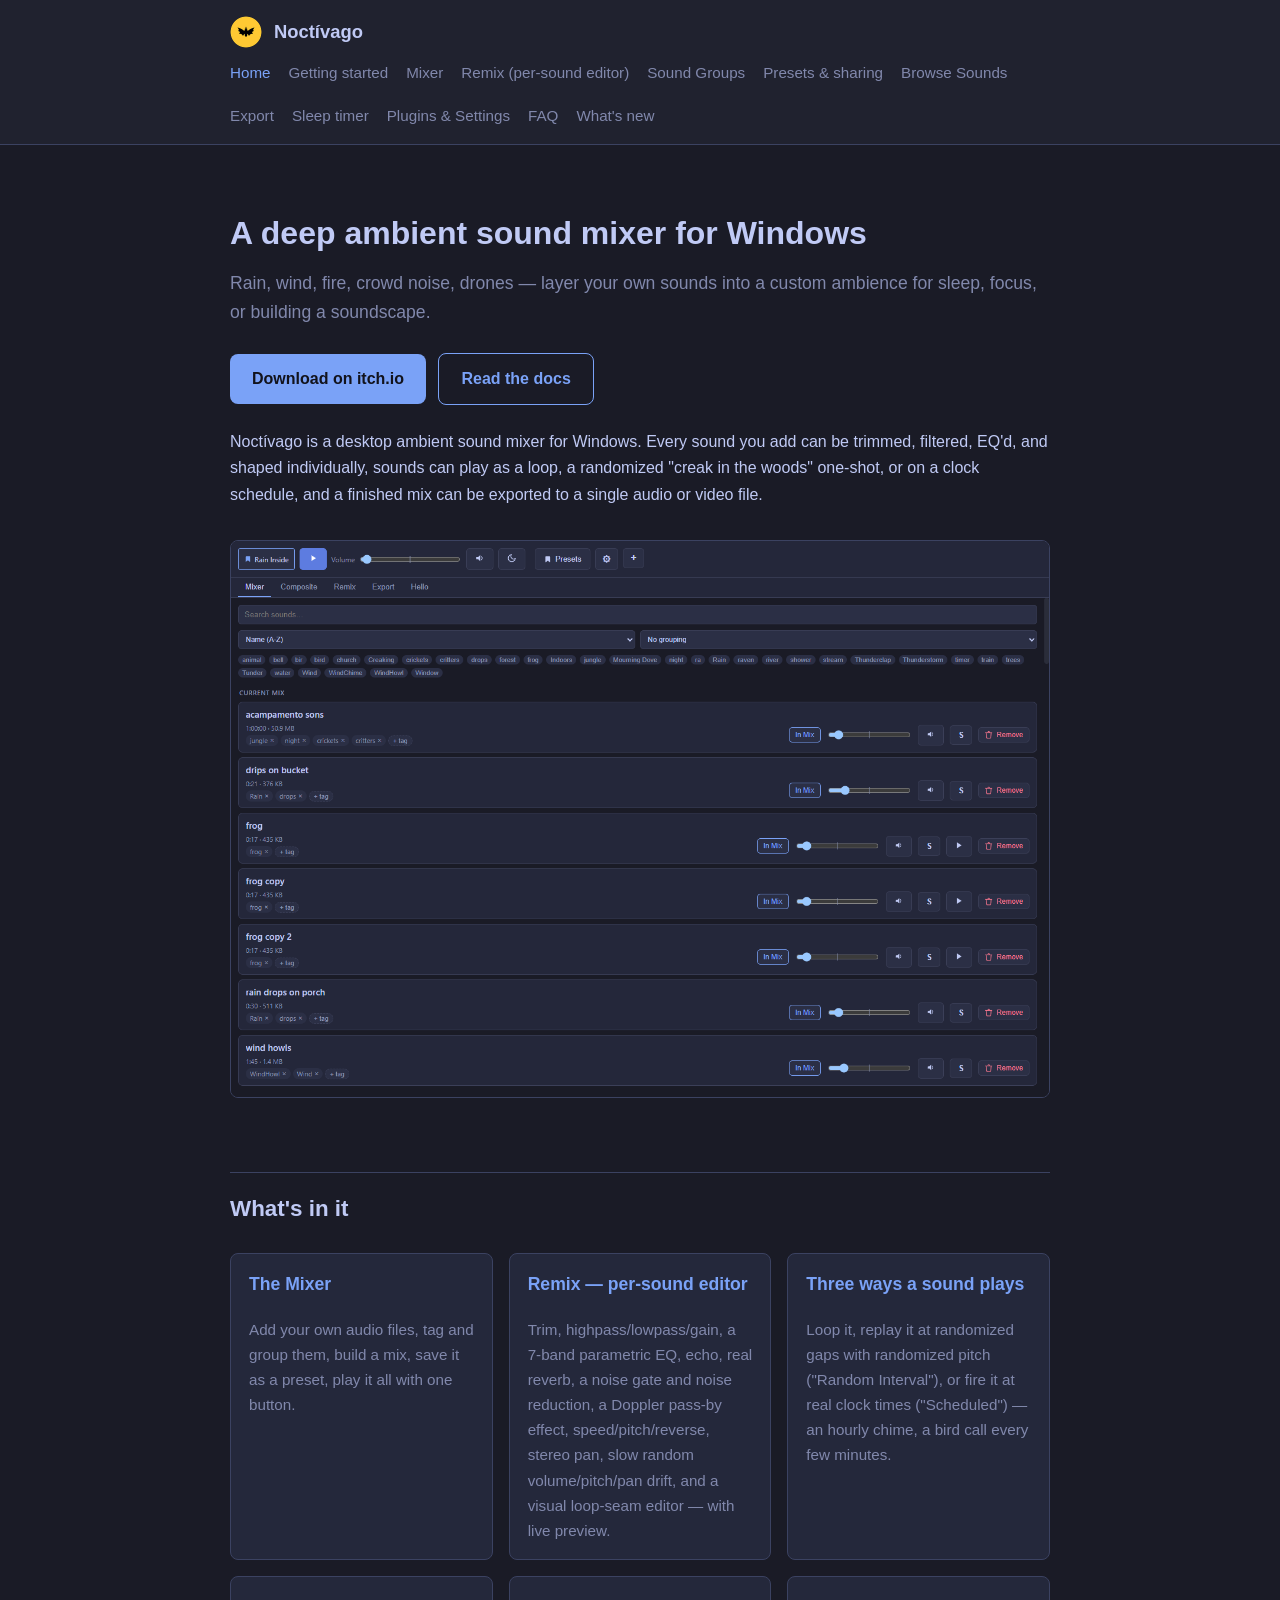
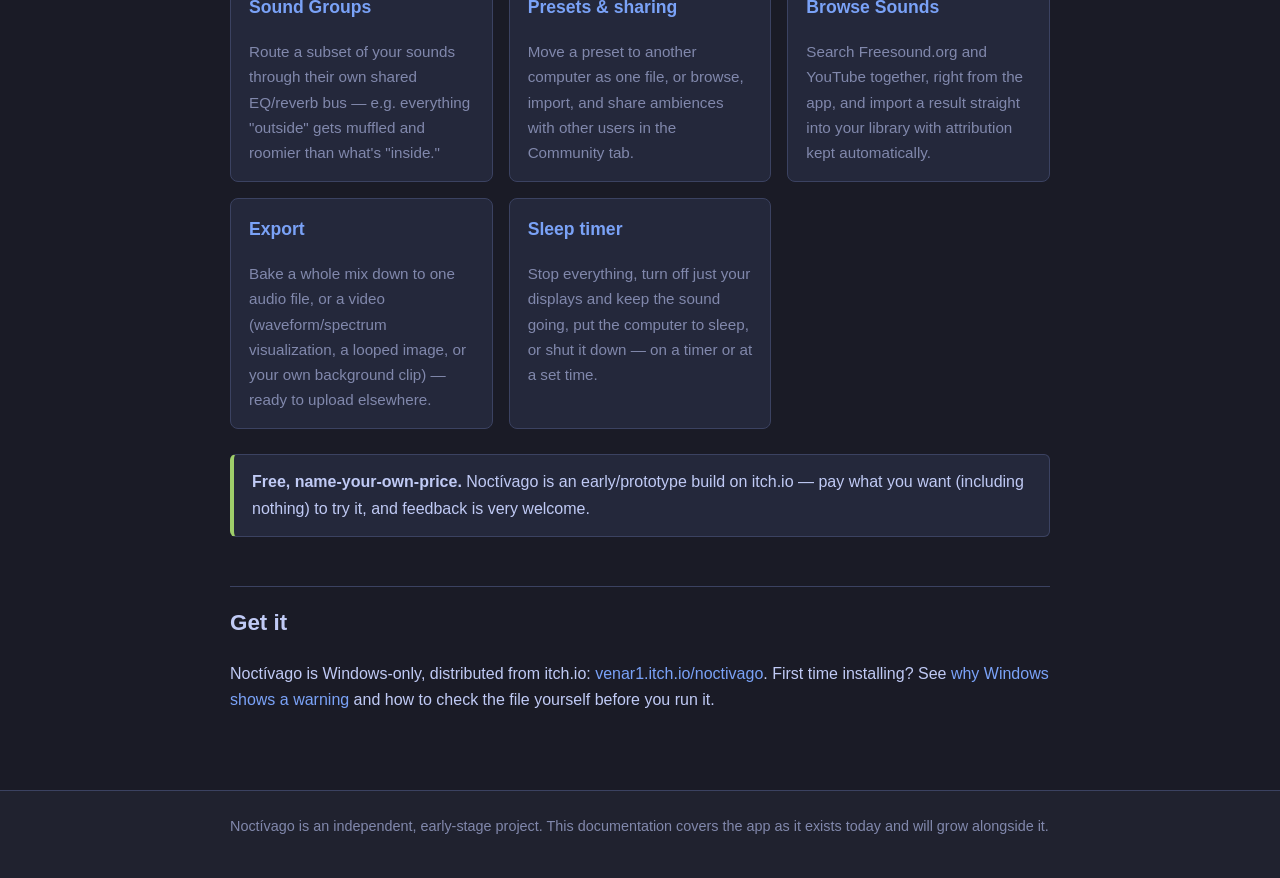
<file: index.html>
<!doctype html>
<html lang="en">
<head>
<meta charset="utf-8">
<meta name="viewport" content="width=device-width, initial-scale=1">
<meta name="google-site-verification" content="u4x39B9edtfqr4PBZuJmExErJnfGASAEKr7NuY1GV_w" />
<title>Noctívago — Ambient Sound Mixer for Windows</title>
<meta name="description" content="Noctívago is a free Windows ambient sound mixer: layer rain, wind, fire and your own sounds, trim and shape each one with EQ/reverb/noise reduction, and export a finished mix to audio or video.">
<link rel="canonical" href="https://venari-hunt.github.io/noctivago-docs/">
<link rel="icon" href="assets/img/favicon.png">
<meta property="og:title" content="Noctívago — Ambient Sound Mixer for Windows">
<meta property="og:description" content="Layer rain, wind, fire and your own sounds into a custom ambience — trim, filter, EQ, and export. Free, Windows.">
<meta property="og:image" content="https://venari-hunt.github.io/noctivago-docs/assets/img/logo-512.png">
<meta property="og:type" content="website">
<link rel="stylesheet" href="assets/style.css">
</head>
<body>
<header class="site-header">
  <div class="wrap">
    <img class="logo" src="assets/img/favicon.png" alt="">
    <span class="brand">Noctívago</span>
    <nav class="site-nav">
      <a href="index.html" class="active">Home</a>
      <a href="getting-started.html">Getting started</a>
      <a href="mixer.html">Mixer</a>
      <a href="remix.html">Remix (per-sound editor)</a>
      <a href="sound-groups.html">Sound Groups</a>
      <a href="presets.html">Presets &amp; sharing</a>
      <a href="browse-sounds.html">Browse Sounds</a>
      <a href="export.html">Export</a>
      <a href="sleep-timer.html">Sleep timer</a>
      <a href="plugins.html">Plugins &amp; Settings</a>
      <a href="faq.html">FAQ</a>
      <a href="changelog.html">What's new</a>
    </nav>
  </div>
</header>

<main>
  <div class="wrap">
    <h1>A deep ambient sound mixer for Windows</h1>
    <p class="subtitle">Rain, wind, fire, crowd noise, drones — layer your own sounds into a custom ambience for sleep, focus, or building a soundscape.</p>

    <p>
      <a class="btn" href="https://venar1.itch.io/noctivago">Download on itch.io</a>
      <a class="btn secondary" href="getting-started.html">Read the docs</a>
    </p>

    <p>Noctívago is a desktop ambient sound mixer for Windows. Every sound you add can be trimmed, filtered, EQ'd, and shaped individually, sounds can play as a loop, a randomized "creak in the woods" one-shot, or on a clock schedule, and a finished mix can be exported to a single audio or video file.</p>

    <img class="screenshot" src="assets/img/screenshot-mixer.png" alt="Noctívago's Mixer tab showing a list of ambient sounds in a mix, with volume sliders and tags">

    <h2>What's in it</h2>
    <div class="feature-grid">
      <div class="card">
        <h3><a href="mixer.html">The Mixer</a></h3>
        <p>Add your own audio files, tag and group them, build a mix, save it as a preset, play it all with one button.</p>
      </div>
      <div class="card">
        <h3><a href="remix.html">Remix — per-sound editor</a></h3>
        <p>Trim, highpass/lowpass/gain, a 7-band parametric EQ, echo, real reverb, a noise gate and noise reduction, a Doppler pass-by effect, speed/pitch/reverse, stereo pan, slow random volume/pitch/pan drift, and a visual loop-seam editor — with live preview.</p>
      </div>
      <div class="card">
        <h3><a href="mixer.html#playback-modes">Three ways a sound plays</a></h3>
        <p>Loop it, replay it at randomized gaps with randomized pitch ("Random Interval"), or fire it at real clock times ("Scheduled") — an hourly chime, a bird call every few minutes.</p>
      </div>
      <div class="card">
        <h3><a href="sound-groups.html">Sound Groups</a></h3>
        <p>Route a subset of your sounds through their own shared EQ/reverb bus — e.g. everything "outside" gets muffled and roomier than what's "inside."</p>
      </div>
      <div class="card">
        <h3><a href="presets.html">Presets &amp; sharing</a></h3>
        <p>Move a preset to another computer as one file, or browse, import, and share ambiences with other users in the Community tab.</p>
      </div>
      <div class="card">
        <h3><a href="browse-sounds.html">Browse Sounds</a></h3>
        <p>Search Freesound.org and YouTube together, right from the app, and import a result straight into your library with attribution kept automatically.</p>
      </div>
      <div class="card">
        <h3><a href="export.html">Export</a></h3>
        <p>Bake a whole mix down to one audio file, or a video (waveform/spectrum visualization, a looped image, or your own background clip) — ready to upload elsewhere.</p>
      </div>
      <div class="card">
        <h3><a href="sleep-timer.html">Sleep timer</a></h3>
        <p>Stop everything, turn off just your displays and keep the sound going, put the computer to sleep, or shut it down — on a timer or at a set time.</p>
      </div>
    </div>

    <div class="callout good">
      <strong>Free, name-your-own-price.</strong> Noctívago is an early/prototype build on itch.io — pay what you want (including nothing) to try it, and feedback is very welcome.
    </div>

    <h2>Get it</h2>
    <p>Noctívago is Windows-only, distributed from itch.io: <a href="https://venar1.itch.io/noctivago">venar1.itch.io/noctivago</a>. First time installing? See <a href="faq.html#smartscreen">why Windows shows a warning</a> and how to check the file yourself before you run it.</p>
  </div>
</main>

<footer>
  <div class="wrap">
    Noctívago is an independent, early-stage project. This documentation covers the app as it exists today and will grow alongside it.
  </div>
</footer>
</body>
</html>
</file>
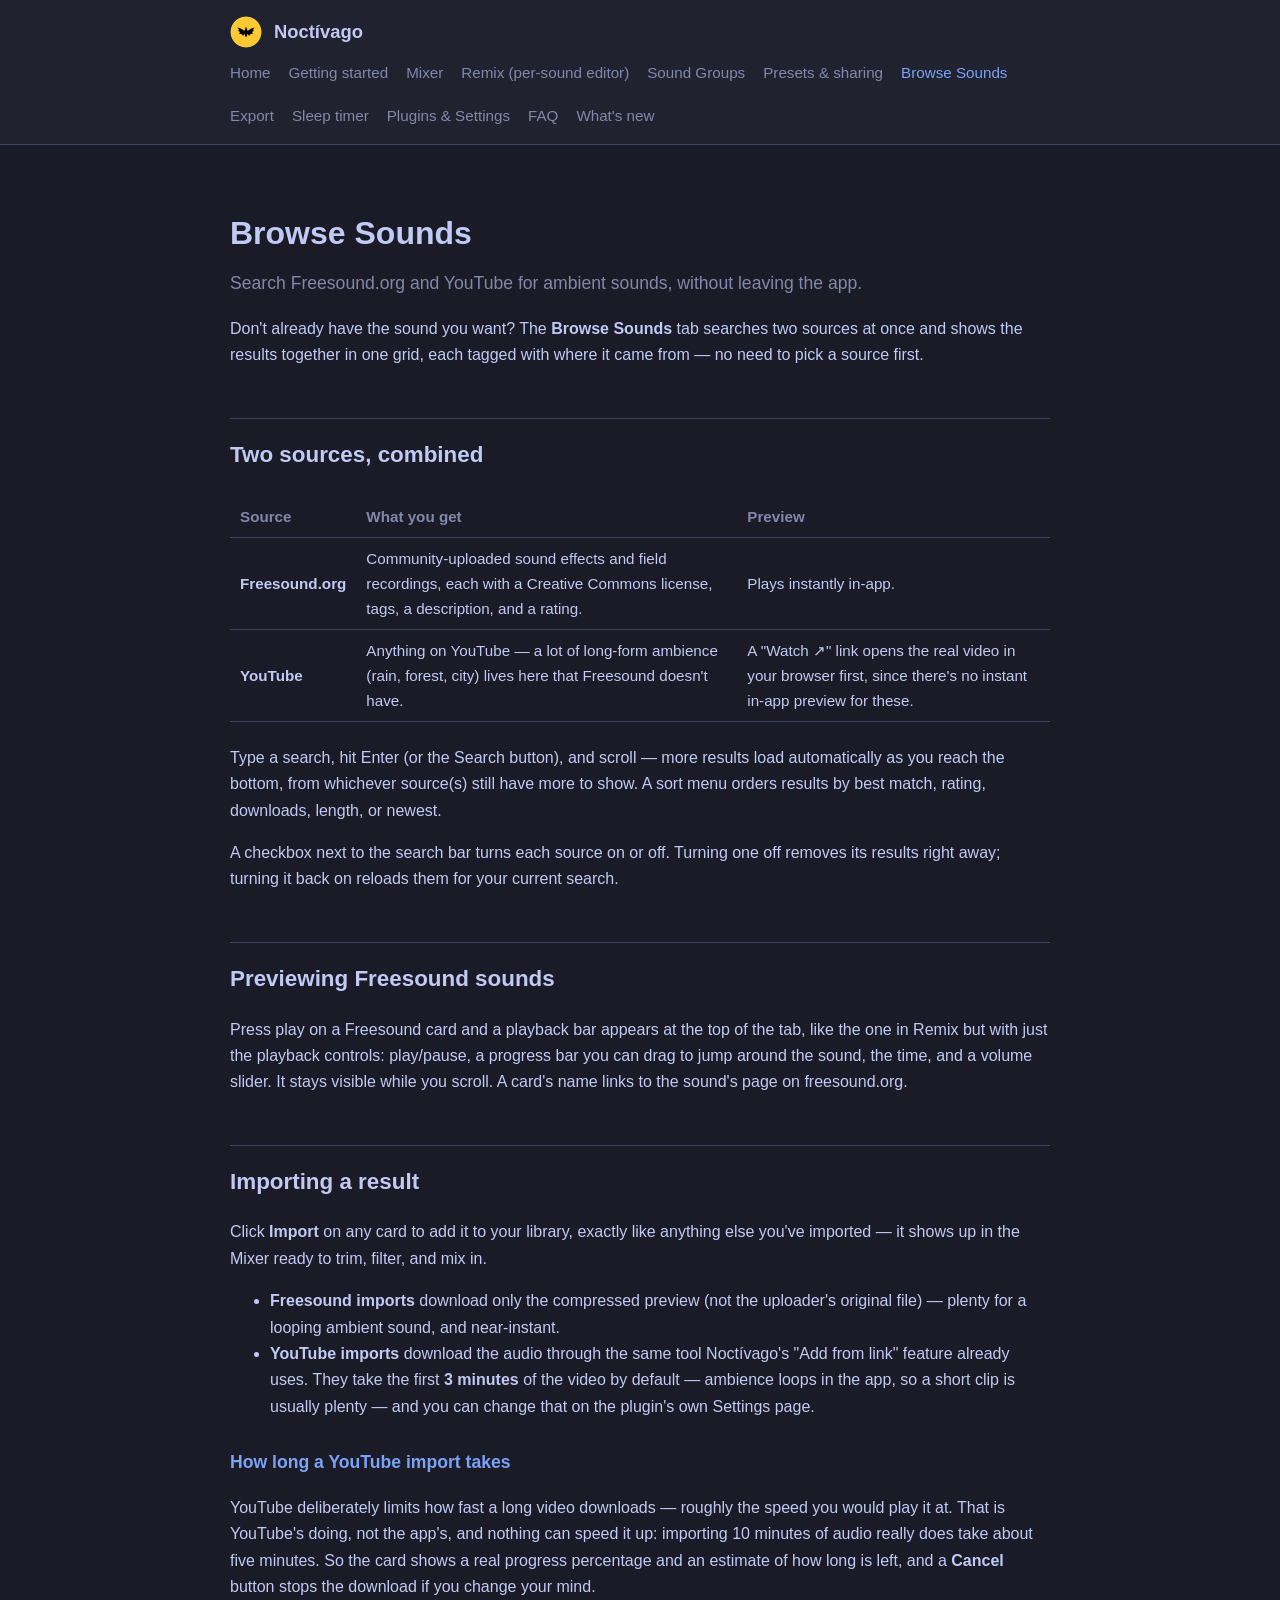
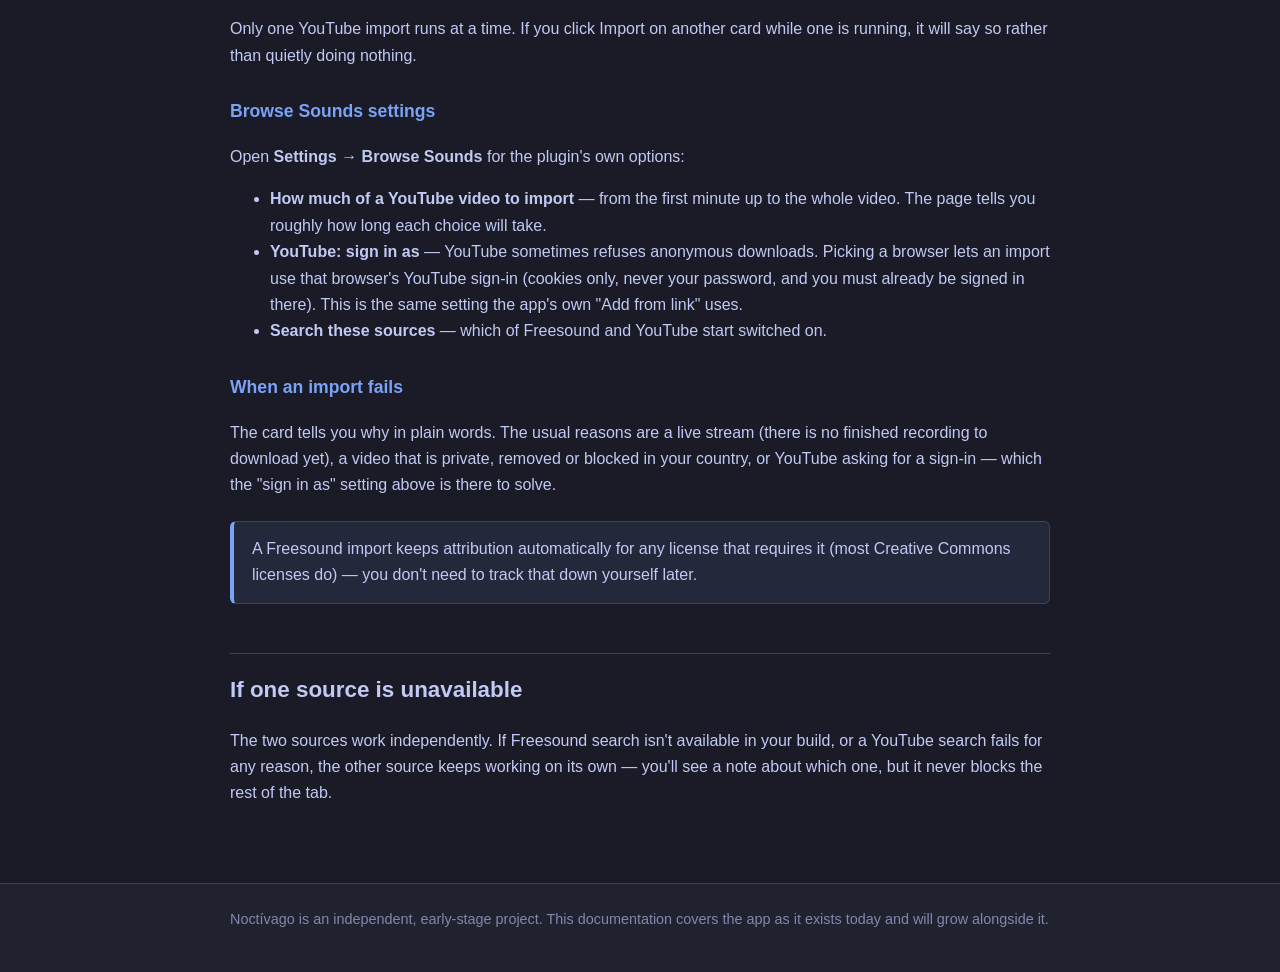
<file: browse-sounds.html>
<!doctype html>
<html lang="en">
<head>
<meta charset="utf-8">
<meta name="viewport" content="width=device-width, initial-scale=1">
<title>Browse Sounds: Search Freesound &amp; YouTube — Noctívago Docs</title>
<meta name="description" content="Noctívago's Browse Sounds tab: search Freesound.org and YouTube for ambient sounds and import them straight into your library, with attribution kept automatically.">
<link rel="canonical" href="https://venari-hunt.github.io/noctivago-docs/browse-sounds.html">
<link rel="icon" href="assets/img/favicon.png">
<link rel="stylesheet" href="assets/style.css">
</head>
<body>
<header class="site-header">
  <div class="wrap">
    <img class="logo" src="assets/img/favicon.png" alt="">
    <span class="brand">Noctívago</span>
    <nav class="site-nav">
      <a href="index.html">Home</a>
      <a href="getting-started.html">Getting started</a>
      <a href="mixer.html">Mixer</a>
      <a href="remix.html">Remix (per-sound editor)</a>
      <a href="sound-groups.html">Sound Groups</a>
      <a href="presets.html">Presets &amp; sharing</a>
      <a href="browse-sounds.html" class="active">Browse Sounds</a>
      <a href="export.html">Export</a>
      <a href="sleep-timer.html">Sleep timer</a>
      <a href="plugins.html">Plugins &amp; Settings</a>
      <a href="faq.html">FAQ</a>
      <a href="changelog.html">What's new</a>
    </nav>
  </div>
</header>

<main>
  <div class="wrap">
    <h1>Browse Sounds</h1>
    <p class="subtitle">Search Freesound.org and YouTube for ambient sounds, without leaving the app.</p>

    <p>Don't already have the sound you want? The <strong>Browse Sounds</strong> tab searches two sources at once and shows the results together in one grid, each tagged with where it came from — no need to pick a source first.</p>

    <h2>Two sources, combined</h2>
    <table>
      <tr><th>Source</th><th>What you get</th><th>Preview</th></tr>
      <tr><td><strong>Freesound.org</strong></td><td>Community-uploaded sound effects and field recordings, each with a Creative Commons license, tags, a description, and a rating.</td><td>Plays instantly in-app.</td></tr>
      <tr><td><strong>YouTube</strong></td><td>Anything on YouTube — a lot of long-form ambience (rain, forest, city) lives here that Freesound doesn't have.</td><td>A "Watch ↗" link opens the real video in your browser first, since there's no instant in-app preview for these.</td></tr>
    </table>

    <p>Type a search, hit Enter (or the Search button), and scroll — more results load automatically as you reach the bottom, from whichever source(s) still have more to show. A sort menu orders results by best match, rating, downloads, length, or newest.</p>
    <p>A checkbox next to the search bar turns each source on or off. Turning one off removes its results right away; turning it back on reloads them for your current search.</p>

    <h2>Previewing Freesound sounds</h2>
    <p>Press play on a Freesound card and a playback bar appears at the top of the tab, like the one in Remix but with just the playback controls: play/pause, a progress bar you can drag to jump around the sound, the time, and a volume slider. It stays visible while you scroll. A card's name links to the sound's page on freesound.org.</p>

    <h2>Importing a result</h2>
    <p>Click <strong>Import</strong> on any card to add it to your library, exactly like anything else you've imported — it shows up in the Mixer ready to trim, filter, and mix in.</p>
    <ul>
      <li><strong>Freesound imports</strong> download only the compressed preview (not the uploader's original file) — plenty for a looping ambient sound, and near-instant.</li>
      <li><strong>YouTube imports</strong> download the audio through the same tool Noctívago's "Add from link" feature already uses. They take the first <strong>3 minutes</strong> of the video by default — ambience loops in the app, so a short clip is usually plenty — and you can change that on the plugin's own Settings page.</li>
    </ul>


    <h3>How long a YouTube import takes</h3>
    <p>YouTube deliberately limits how fast a long video downloads — roughly the speed you would play it at. That is YouTube's doing, not the app's, and nothing can speed it up: importing 10 minutes of audio really does take about five minutes. So the card shows a real progress percentage and an estimate of how long is left, and a <strong>Cancel</strong> button stops the download if you change your mind.</p>
    <p>Only one YouTube import runs at a time. If you click Import on another card while one is running, it will say so rather than quietly doing nothing.</p>

    <h3>Browse Sounds settings</h3>
    <p>Open <strong>Settings → Browse Sounds</strong> for the plugin's own options:</p>
    <ul>
      <li><strong>How much of a YouTube video to import</strong> — from the first minute up to the whole video. The page tells you roughly how long each choice will take.</li>
      <li><strong>YouTube: sign in as</strong> — YouTube sometimes refuses anonymous downloads. Picking a browser lets an import use that browser's YouTube sign-in (cookies only, never your password, and you must already be signed in there). This is the same setting the app's own "Add from link" uses.</li>
      <li><strong>Search these sources</strong> — which of Freesound and YouTube start switched on.</li>
    </ul>

    <h3>When an import fails</h3>
    <p>The card tells you why in plain words. The usual reasons are a live stream (there is no finished recording to download yet), a video that is private, removed or blocked in your country, or YouTube asking for a sign-in — which the "sign in as" setting above is there to solve.</p>
    <div class="callout">A Freesound import keeps attribution automatically for any license that requires it (most Creative Commons licenses do) — you don't need to track that down yourself later.</div>

    <h2>If one source is unavailable</h2>
    <p>The two sources work independently. If Freesound search isn't available in your build, or a YouTube search fails for any reason, the other source keeps working on its own — you'll see a note about which one, but it never blocks the rest of the tab.</p>
  </div>
</main>

<footer><div class="wrap">Noctívago is an independent, early-stage project. This documentation covers the app as it exists today and will grow alongside it.</div></footer>
</body>
</html>
</file>
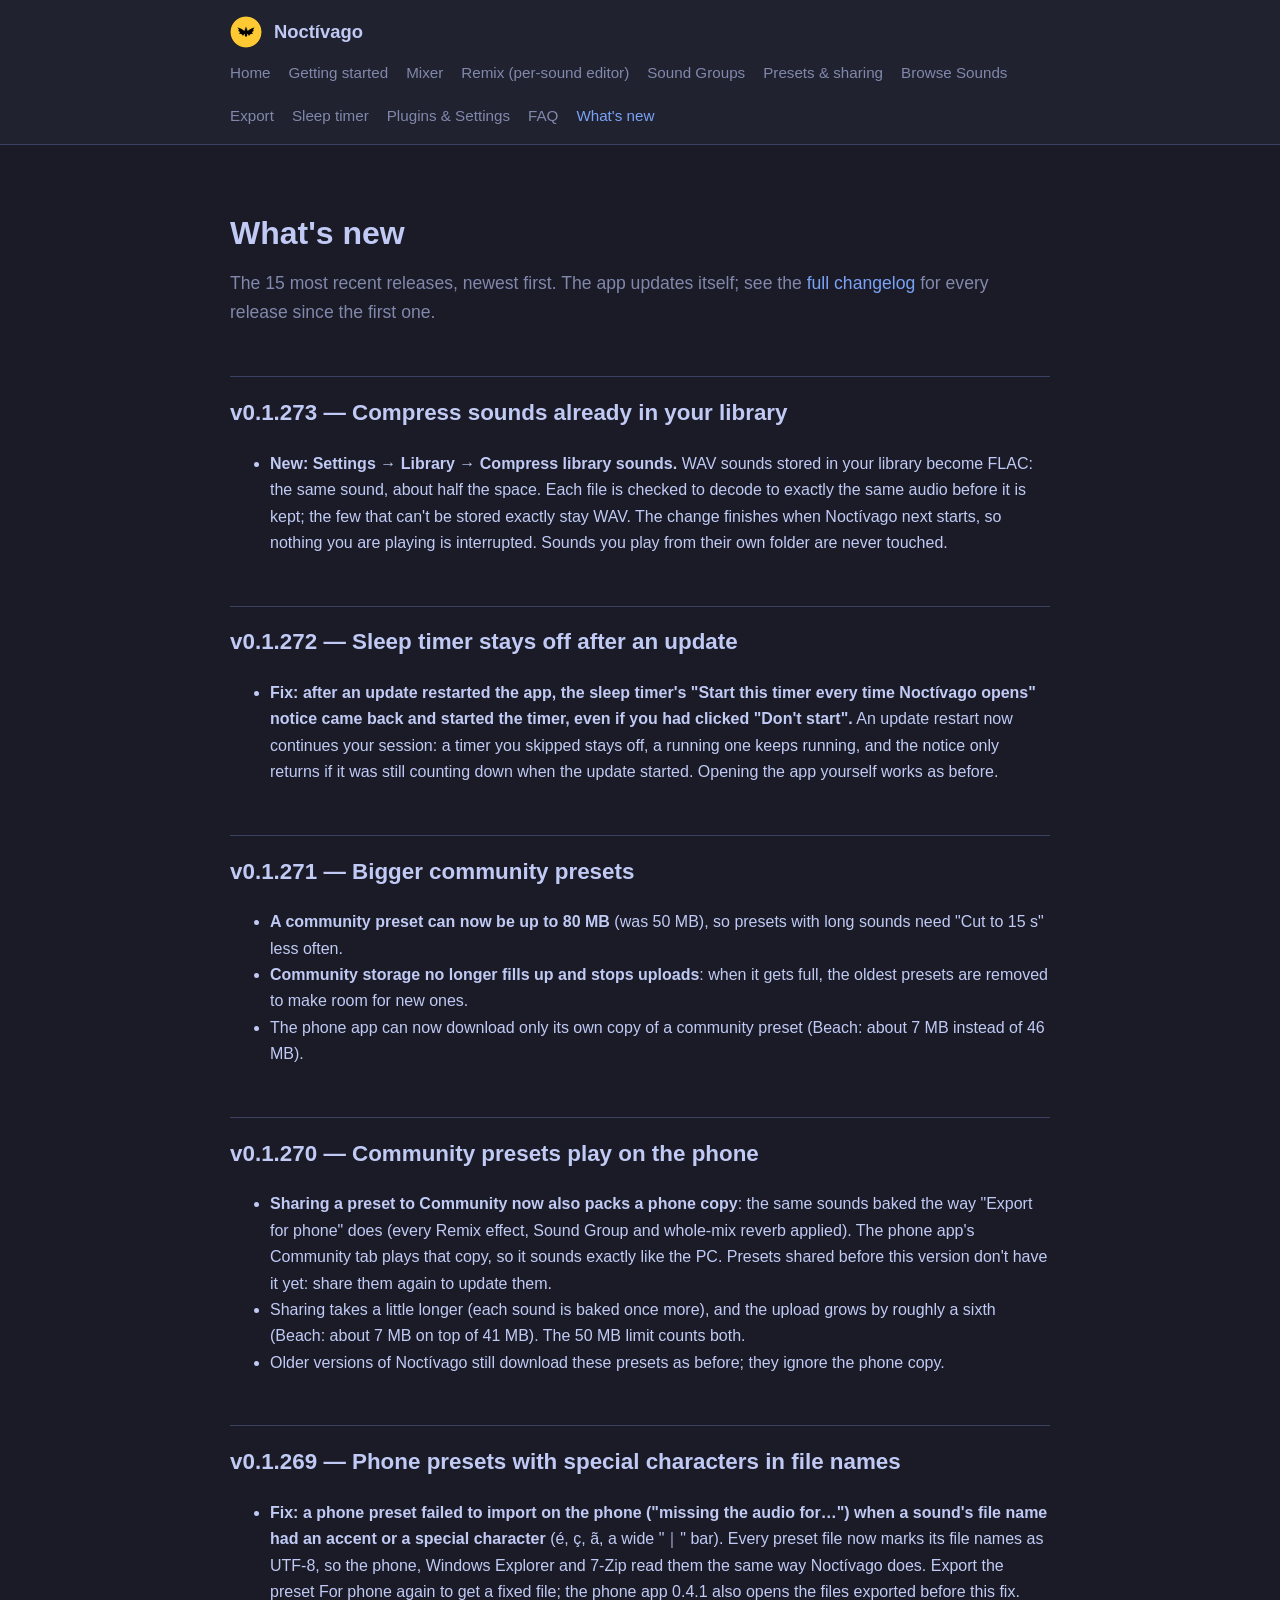
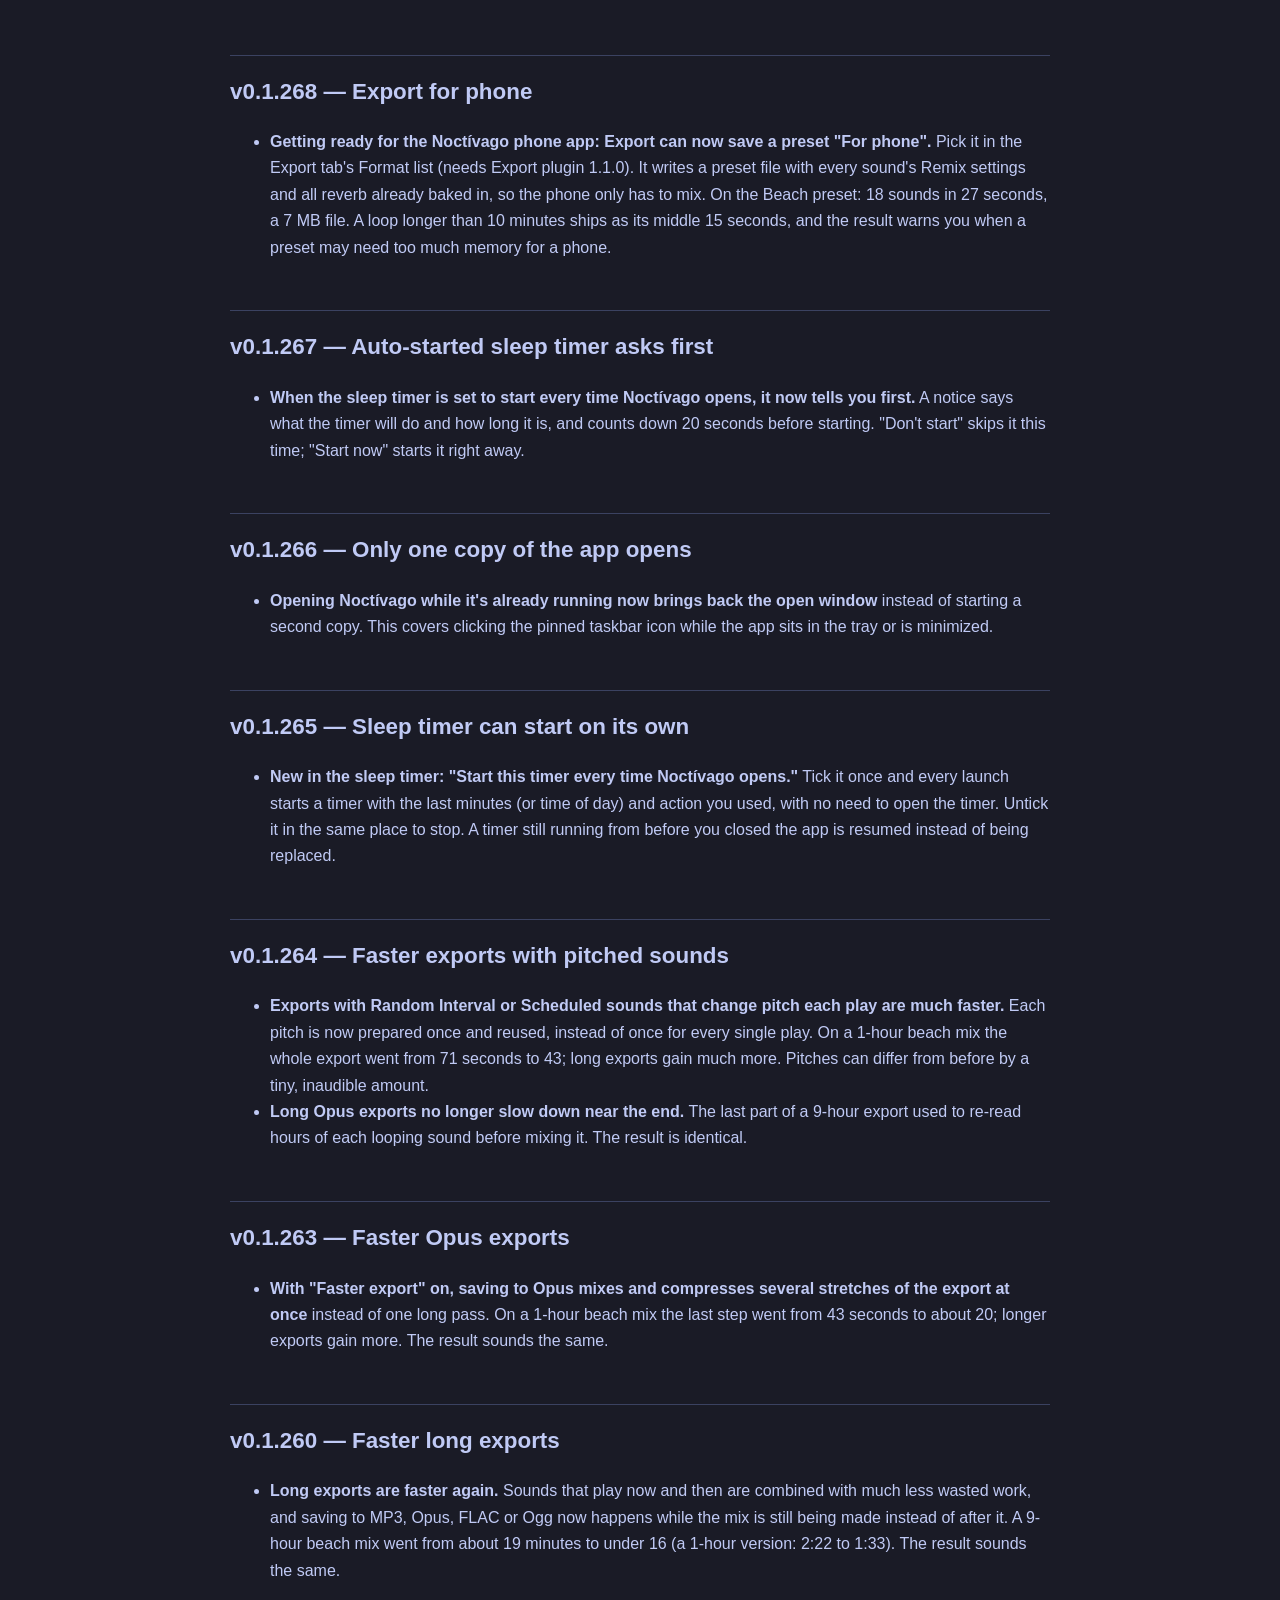
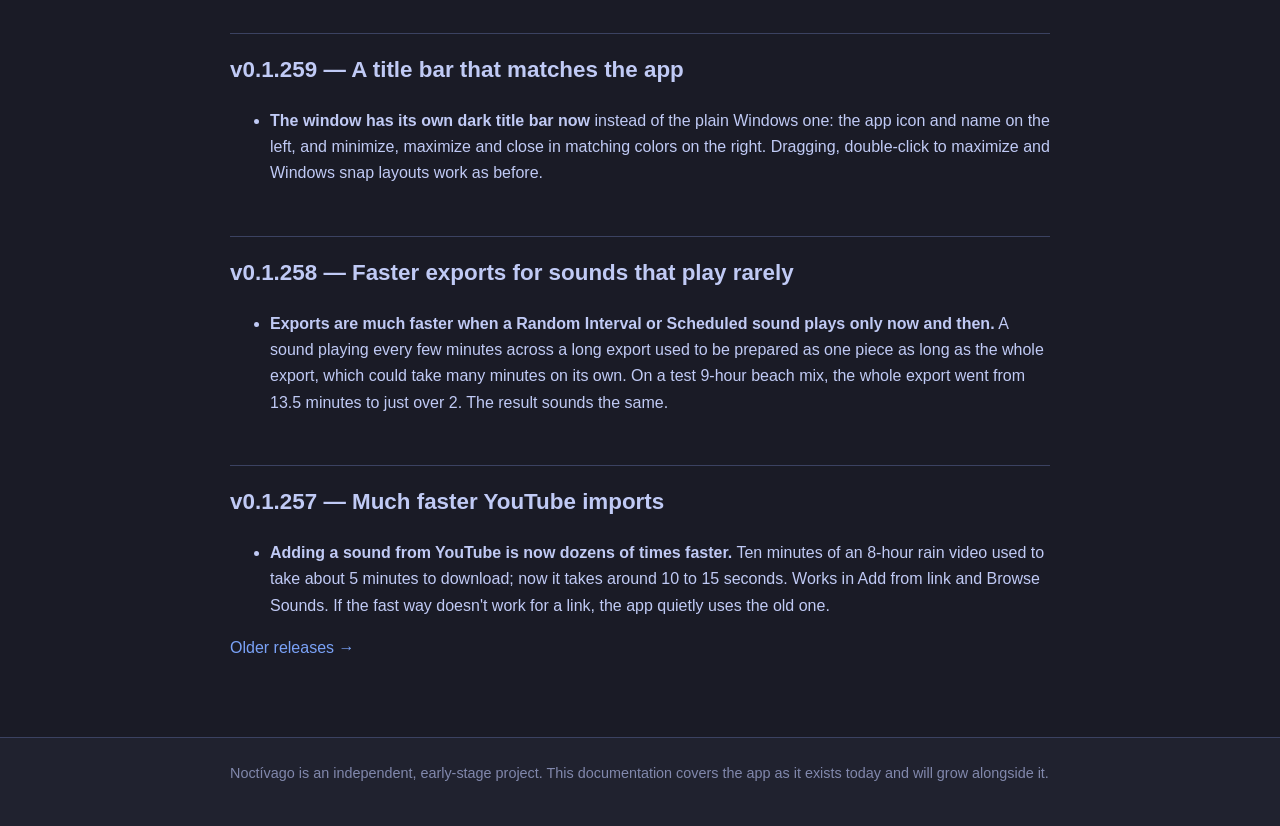
<file: changelog.html>
<!doctype html>
<html lang="en">
<head>
<meta charset="utf-8">
<meta name="viewport" content="width=device-width, initial-scale=1">
<title>What's New — Noctívago Docs</title>
<meta name="description" content="Recent Noctívago releases: new features and fixes, newest first.">
<link rel="canonical" href="https://venari-hunt.github.io/noctivago-docs/changelog.html">
<link rel="icon" href="assets/img/favicon.png">
<link rel="stylesheet" href="assets/style.css">
</head>
<body>
<header class="site-header">
  <div class="wrap">
    <img class="logo" src="assets/img/favicon.png" alt="">
    <span class="brand">Noctívago</span>
    <nav class="site-nav">
      <a href="index.html">Home</a>
      <a href="getting-started.html">Getting started</a>
      <a href="mixer.html">Mixer</a>
      <a href="remix.html">Remix (per-sound editor)</a>
      <a href="sound-groups.html">Sound Groups</a>
      <a href="presets.html">Presets &amp; sharing</a>
      <a href="browse-sounds.html">Browse Sounds</a>
      <a href="export.html">Export</a>
      <a href="sleep-timer.html">Sleep timer</a>
      <a href="plugins.html">Plugins &amp; Settings</a>
      <a href="faq.html">FAQ</a>
      <a href="changelog.html" class="active">What's new</a>
    </nav>
  </div>
</header>

<main>
  <div class="wrap">
    <h1>What's new</h1>
    <p class="subtitle">The 15 most recent releases, newest first. The app updates itself; see the <a href="https://github.com/Venari-Hunt/Noctivago/blob/master/CHANGELOG.md">full changelog</a> for every release since the first one.</p>

    <h2 id="v0.1.273">v0.1.273 — Compress sounds already in your library</h2>
    <ul>
      <li><strong>New: Settings → Library → Compress library sounds.</strong> WAV sounds stored in your library become FLAC: the same sound, about half the space. Each file is checked to decode to exactly the same audio before it is kept; the few that can't be stored exactly stay WAV. The change finishes when Noctívago next starts, so nothing you are playing is interrupted. Sounds you play from their own folder are never touched.</li>
    </ul>

    <h2 id="v0.1.272">v0.1.272 — Sleep timer stays off after an update</h2>
    <ul>
      <li><strong>Fix: after an update restarted the app, the sleep timer's "Start this timer every time Noctívago opens" notice came back and started the timer, even if you had clicked "Don't start".</strong> An update restart now continues your session: a timer you skipped stays off, a running one keeps running, and the notice only returns if it was still counting down when the update started. Opening the app yourself works as before.</li>
    </ul>

    <h2 id="v0.1.271">v0.1.271 — Bigger community presets</h2>
    <ul>
      <li><strong>A community preset can now be up to 80 MB</strong> (was 50 MB), so presets with long sounds need "Cut to 15 s" less often.</li>
      <li><strong>Community storage no longer fills up and stops uploads</strong>: when it gets full, the oldest presets are removed to make room for new ones.</li>
      <li>The phone app can now download only its own copy of a community preset (Beach: about 7 MB instead of 46 MB).</li>
    </ul>

    <h2 id="v0.1.270">v0.1.270 — Community presets play on the phone</h2>
    <ul>
      <li><strong>Sharing a preset to Community now also packs a phone copy</strong>: the same sounds baked the way "Export for phone" does (every Remix effect, Sound Group and whole-mix reverb applied). The phone app's Community tab plays that copy, so it sounds exactly like the PC. Presets shared before this version don't have it yet: share them again to update them.</li>
      <li>Sharing takes a little longer (each sound is baked once more), and the upload grows by roughly a sixth (Beach: about 7 MB on top of 41 MB). The 50 MB limit counts both.</li>
      <li>Older versions of Noctívago still download these presets as before; they ignore the phone copy.</li>
    </ul>

    <h2 id="v0.1.269">v0.1.269 — Phone presets with special characters in file names</h2>
    <ul>
      <li><strong>Fix: a phone preset failed to import on the phone ("missing the audio for…") when a sound's file name had an accent or a special character</strong> (é, ç, ã, a wide "｜" bar). Every preset file now marks its file names as UTF-8, so the phone, Windows Explorer and 7-Zip read them the same way Noctívago does. Export the preset For phone again to get a fixed file; the phone app 0.4.1 also opens the files exported before this fix.</li>
    </ul>

    <h2 id="v0.1.268">v0.1.268 — Export for phone</h2>
    <ul>
      <li><strong>Getting ready for the Noctívago phone app: Export can now save a preset "For phone".</strong> Pick it in the Export tab's Format list (needs Export plugin 1.1.0). It writes a preset file with every sound's Remix settings and all reverb already baked in, so the phone only has to mix. On the Beach preset: 18 sounds in 27 seconds, a 7 MB file. A loop longer than 10 minutes ships as its middle 15 seconds, and the result warns you when a preset may need too much memory for a phone.</li>
    </ul>

    <h2 id="v0.1.267">v0.1.267 — Auto-started sleep timer asks first</h2>
    <ul>
      <li><strong>When the sleep timer is set to start every time Noctívago opens, it now tells you first.</strong> A notice says what the timer will do and how long it is, and counts down 20 seconds before starting. "Don't start" skips it this time; "Start now" starts it right away.</li>
    </ul>

    <h2 id="v0.1.266">v0.1.266 — Only one copy of the app opens</h2>
    <ul>
      <li><strong>Opening Noctívago while it's already running now brings back the open window</strong> instead of starting a second copy. This covers clicking the pinned taskbar icon while the app sits in the tray or is minimized.</li>
    </ul>

    <h2 id="v0.1.265">v0.1.265 — Sleep timer can start on its own</h2>
    <ul>
      <li><strong>New in the sleep timer: "Start this timer every time Noctívago opens."</strong> Tick it once and every launch starts a timer with the last minutes (or time of day) and action you used, with no need to open the timer. Untick it in the same place to stop. A timer still running from before you closed the app is resumed instead of being replaced.</li>
    </ul>

    <h2 id="v0.1.264">v0.1.264 — Faster exports with pitched sounds</h2>
    <ul>
      <li><strong>Exports with Random Interval or Scheduled sounds that change pitch each play are much faster.</strong> Each pitch is now prepared once and reused, instead of once for every single play. On a 1-hour beach mix the whole export went from 71 seconds to 43; long exports gain much more. Pitches can differ from before by a tiny, inaudible amount.</li>
      <li><strong>Long Opus exports no longer slow down near the end.</strong> The last part of a 9-hour export used to re-read hours of each looping sound before mixing it. The result is identical.</li>
    </ul>

    <h2 id="v0.1.263">v0.1.263 — Faster Opus exports</h2>
    <ul>
      <li><strong>With "Faster export" on, saving to Opus mixes and compresses several stretches of the export at once</strong> instead of one long pass. On a 1-hour beach mix the last step went from 43 seconds to about 20; longer exports gain more. The result sounds the same.</li>
    </ul>

    <h2 id="v0.1.260">v0.1.260 — Faster long exports</h2>
    <ul>
      <li><strong>Long exports are faster again.</strong> Sounds that play now and then are combined with much less wasted work, and saving to MP3, Opus, FLAC or Ogg now happens while the mix is still being made instead of after it. A 9-hour beach mix went from about 19 minutes to under 16 (a 1-hour version: 2:22 to 1:33). The result sounds the same.</li>
    </ul>

    <h2 id="v0.1.259">v0.1.259 — A title bar that matches the app</h2>
    <ul>
      <li><strong>The window has its own dark title bar now</strong> instead of the plain Windows one: the app icon and name on the left, and minimize, maximize and close in matching colors on the right. Dragging, double-click to maximize and Windows snap layouts work as before.</li>
    </ul>

    <h2 id="v0.1.258">v0.1.258 — Faster exports for sounds that play rarely</h2>
    <ul>
      <li><strong>Exports are much faster when a Random Interval or Scheduled sound plays only now and then.</strong> A sound playing every few minutes across a long export used to be prepared as one piece as long as the whole export, which could take many minutes on its own. On a test 9-hour beach mix, the whole export went from 13.5 minutes to just over 2. The result sounds the same.</li>
    </ul>

    <h2 id="v0.1.257">v0.1.257 — Much faster YouTube imports</h2>
    <ul>
      <li><strong>Adding a sound from YouTube is now dozens of times faster.</strong> Ten minutes of an 8-hour rain video used to take about 5 minutes to download; now it takes around 10 to 15 seconds. Works in Add from link and Browse Sounds. If the fast way doesn't work for a link, the app quietly uses the old one.</li>
    </ul>

    <p><a href="https://github.com/Venari-Hunt/Noctivago/blob/master/CHANGELOG.md">Older releases →</a></p>
  </div>
</main>

</main>

<footer><div class="wrap">Noctívago is an independent, early-stage project. This documentation covers the app as it exists today and will grow alongside it.</div></footer>
</body>
</html>
</file>
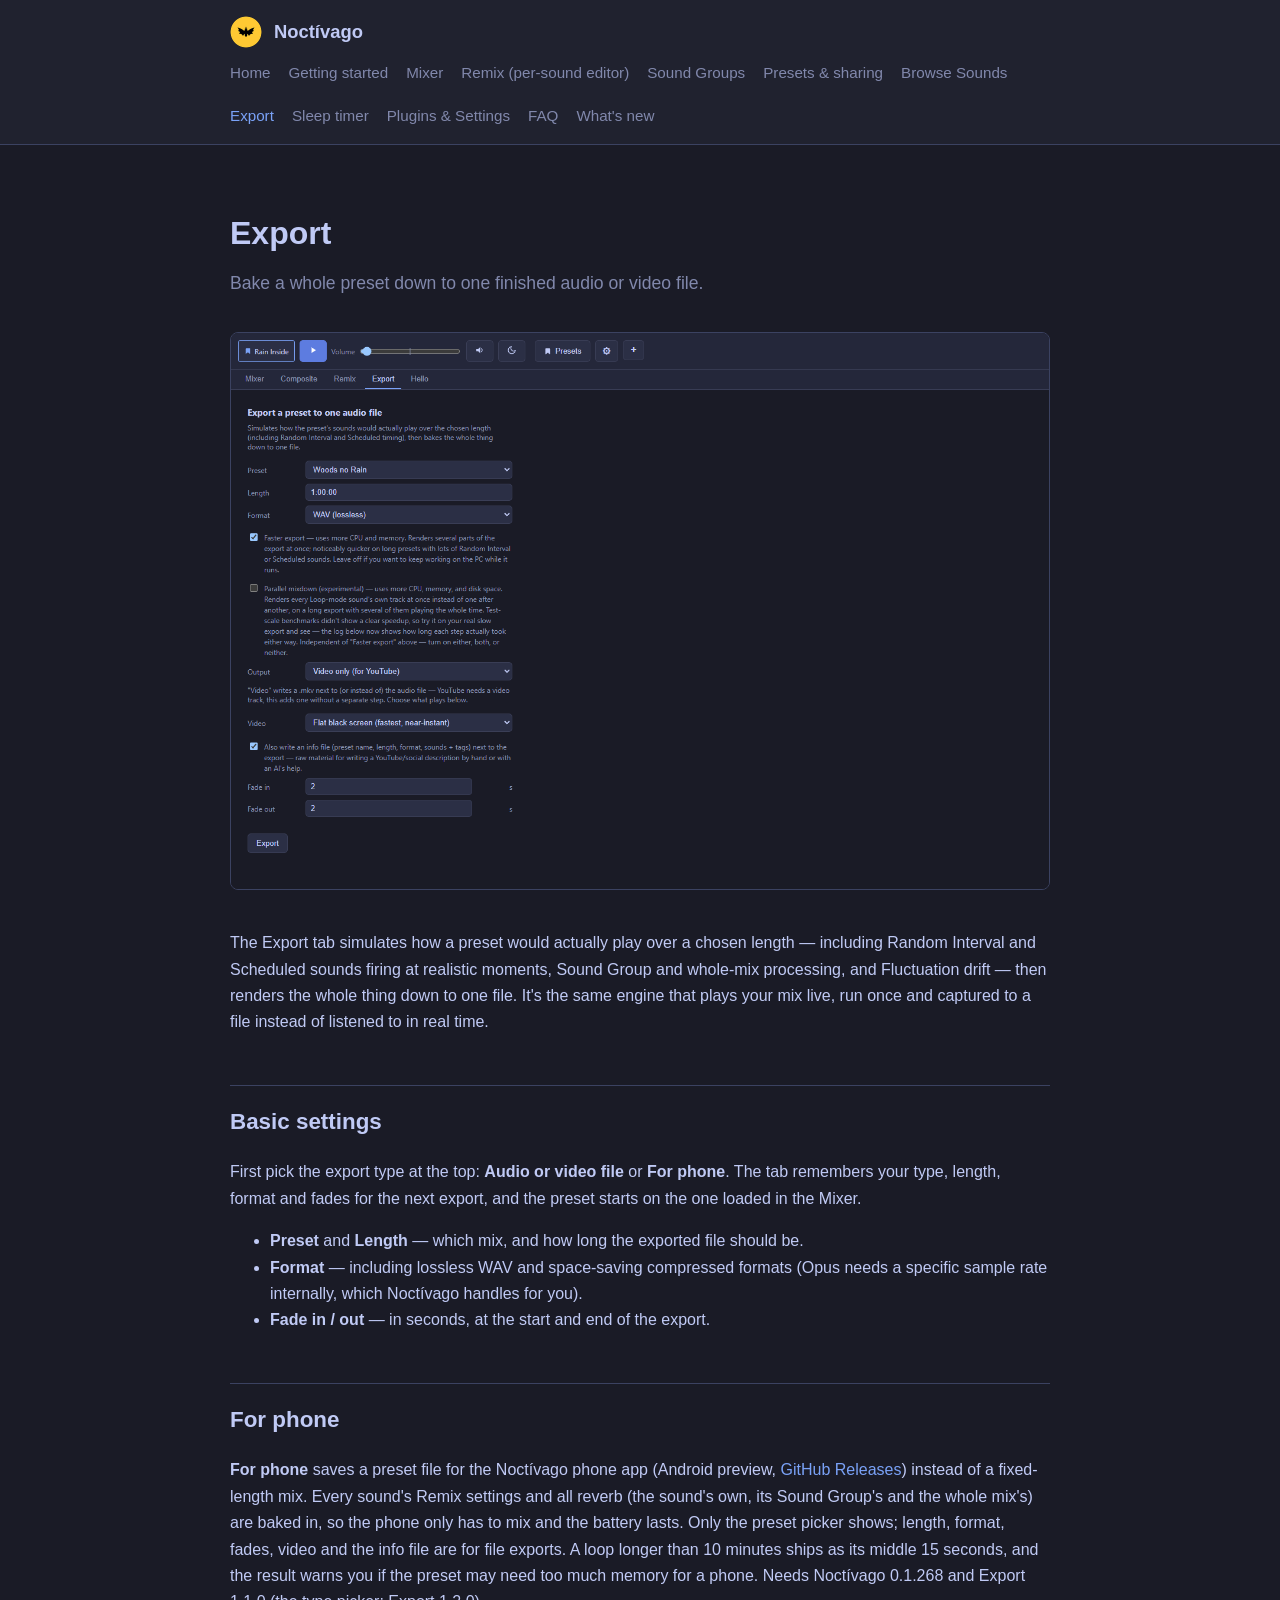
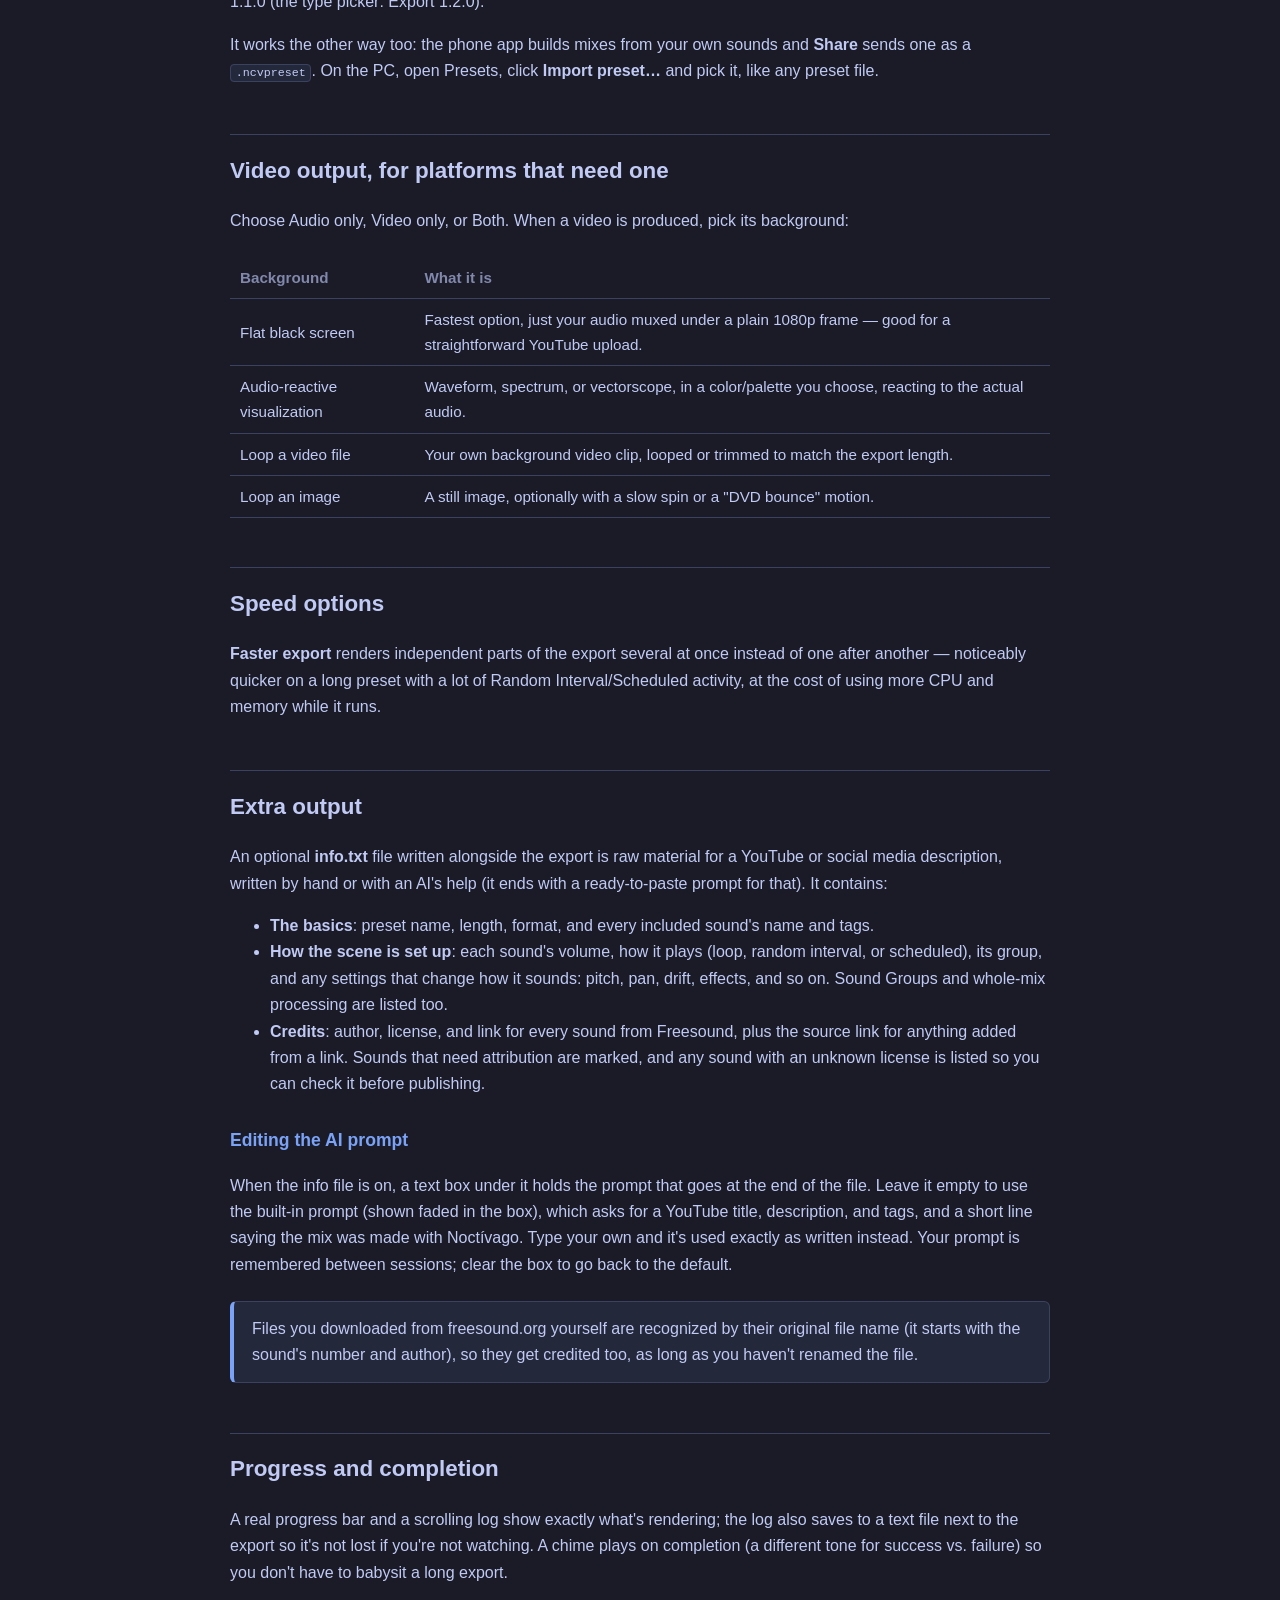
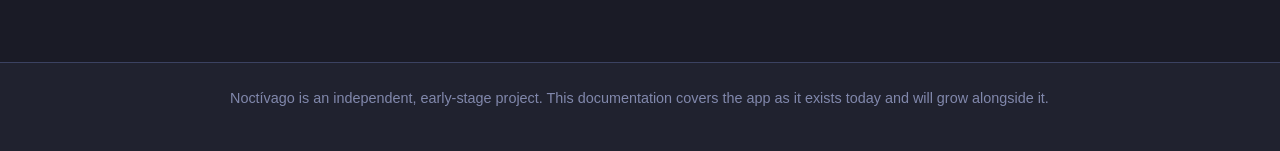
<file: export.html>
<!doctype html>
<html lang="en">
<head>
<meta charset="utf-8">
<meta name="viewport" content="width=device-width, initial-scale=1">
<title>Export a Mix to Audio or Video — Noctívago Docs</title>
<meta name="description" content="How Noctívago's Export tab bakes a whole ambient mix down to one audio file, or a video with a waveform/spectrum visualization, for uploading elsewhere.">
<link rel="canonical" href="https://venari-hunt.github.io/noctivago-docs/export.html">
<link rel="icon" href="assets/img/favicon.png">
<link rel="stylesheet" href="assets/style.css">
</head>
<body>
<header class="site-header">
  <div class="wrap">
    <img class="logo" src="assets/img/favicon.png" alt="">
    <span class="brand">Noctívago</span>
    <nav class="site-nav">
      <a href="index.html">Home</a>
      <a href="getting-started.html">Getting started</a>
      <a href="mixer.html">Mixer</a>
      <a href="remix.html">Remix (per-sound editor)</a>
      <a href="sound-groups.html">Sound Groups</a>
      <a href="presets.html">Presets &amp; sharing</a>
      <a href="browse-sounds.html">Browse Sounds</a>
      <a href="export.html" class="active">Export</a>
      <a href="sleep-timer.html">Sleep timer</a>
      <a href="plugins.html">Plugins &amp; Settings</a>
      <a href="faq.html">FAQ</a>
      <a href="changelog.html">What's new</a>
    </nav>
  </div>
</header>

<main>
  <div class="wrap">
    <h1>Export</h1>
    <p class="subtitle">Bake a whole preset down to one finished audio or video file.</p>

    <img class="screenshot" src="assets/img/screenshot-export.png" alt="The Export tab: preset picker, length, format, and video options">

    <p>The Export tab simulates how a preset would actually play over a chosen length — including Random Interval and Scheduled sounds firing at realistic moments, Sound Group and whole-mix processing, and Fluctuation drift — then renders the whole thing down to one file. It's the same engine that plays your mix live, run once and captured to a file instead of listened to in real time.</p>

    <h2>Basic settings</h2>
    <p>First pick the export type at the top: <strong>Audio or video file</strong> or <strong>For phone</strong>. The tab remembers your type, length, format and fades for the next export, and the preset starts on the one loaded in the Mixer.</p>
    <ul>
      <li><strong>Preset</strong> and <strong>Length</strong> — which mix, and how long the exported file should be.</li>
      <li><strong>Format</strong> — including lossless WAV and space-saving compressed formats (Opus needs a specific sample rate internally, which Noctívago handles for you).</li>
      <li><strong>Fade in / out</strong> — in seconds, at the start and end of the export.</li>
    </ul>

    <h2>For phone</h2>
    <p><strong>For phone</strong> saves a preset file for the Noctívago phone app (Android preview, <a href="https://github.com/Venari-Hunt/noctivago-mobile/releases">GitHub Releases</a>) instead of a fixed-length mix. Every sound's Remix settings and all reverb (the sound's own, its Sound Group's and the whole mix's) are baked in, so the phone only has to mix and the battery lasts. Only the preset picker shows; length, format, fades, video and the info file are for file exports. A loop longer than 10 minutes ships as its middle 15 seconds, and the result warns you if the preset may need too much memory for a phone. Needs Noctívago 0.1.268 and Export 1.1.0 (the type picker: Export 1.2.0).</p>
    <p>It works the other way too: the phone app builds mixes from your own sounds and <strong>Share</strong> sends one as a <code>.ncvpreset</code>. On the PC, open Presets, click <strong>Import preset…</strong> and pick it, like any preset file.</p>

    <h2>Video output, for platforms that need one</h2>
    <p>Choose Audio only, Video only, or Both. When a video is produced, pick its background:</p>
    <table>
      <tr><th>Background</th><th>What it is</th></tr>
      <tr><td>Flat black screen</td><td>Fastest option, just your audio muxed under a plain 1080p frame — good for a straightforward YouTube upload.</td></tr>
      <tr><td>Audio-reactive visualization</td><td>Waveform, spectrum, or vectorscope, in a color/palette you choose, reacting to the actual audio.</td></tr>
      <tr><td>Loop a video file</td><td>Your own background video clip, looped or trimmed to match the export length.</td></tr>
      <tr><td>Loop an image</td><td>A still image, optionally with a slow spin or a "DVD bounce" motion.</td></tr>
    </table>

    <h2>Speed options</h2>
    <p><strong>Faster export</strong> renders independent parts of the export several at once instead of one after another — noticeably quicker on a long preset with a lot of Random Interval/Scheduled activity, at the cost of using more CPU and memory while it runs.</p>

    <h2>Extra output</h2>
    <p>An optional <strong>info.txt</strong> file written alongside the export is raw material for a YouTube or social media description, written by hand or with an AI's help (it ends with a ready-to-paste prompt for that). It contains:</p>
    <ul>
      <li><strong>The basics</strong>: preset name, length, format, and every included sound's name and tags.</li>
      <li><strong>How the scene is set up</strong>: each sound's volume, how it plays (loop, random interval, or scheduled), its group, and any settings that change how it sounds: pitch, pan, drift, effects, and so on. Sound Groups and whole-mix processing are listed too.</li>
      <li><strong>Credits</strong>: author, license, and link for every sound from Freesound, plus the source link for anything added from a link. Sounds that need attribution are marked, and any sound with an unknown license is listed so you can check it before publishing.</li>
    </ul>
    <h3 id="info-prompt">Editing the AI prompt</h3>
    <p>When the info file is on, a text box under it holds the prompt that goes at the end of the file. Leave it empty to use the built-in prompt (shown faded in the box), which asks for a YouTube title, description, and tags, and a short line saying the mix was made with Noctívago. Type your own and it's used exactly as written instead. Your prompt is remembered between sessions; clear the box to go back to the default.</p>
    <div class="callout">Files you downloaded from freesound.org yourself are recognized by their original file name (it starts with the sound's number and author), so they get credited too, as long as you haven't renamed the file.</div>

    <h2>Progress and completion</h2>
    <p>A real progress bar and a scrolling log show exactly what's rendering; the log also saves to a text file next to the export so it's not lost if you're not watching. A chime plays on completion (a different tone for success vs. failure) so you don't have to babysit a long export.</p>
  </div>
</main>

<footer><div class="wrap">Noctívago is an independent, early-stage project. This documentation covers the app as it exists today and will grow alongside it.</div></footer>
</body>
</html>
</file>
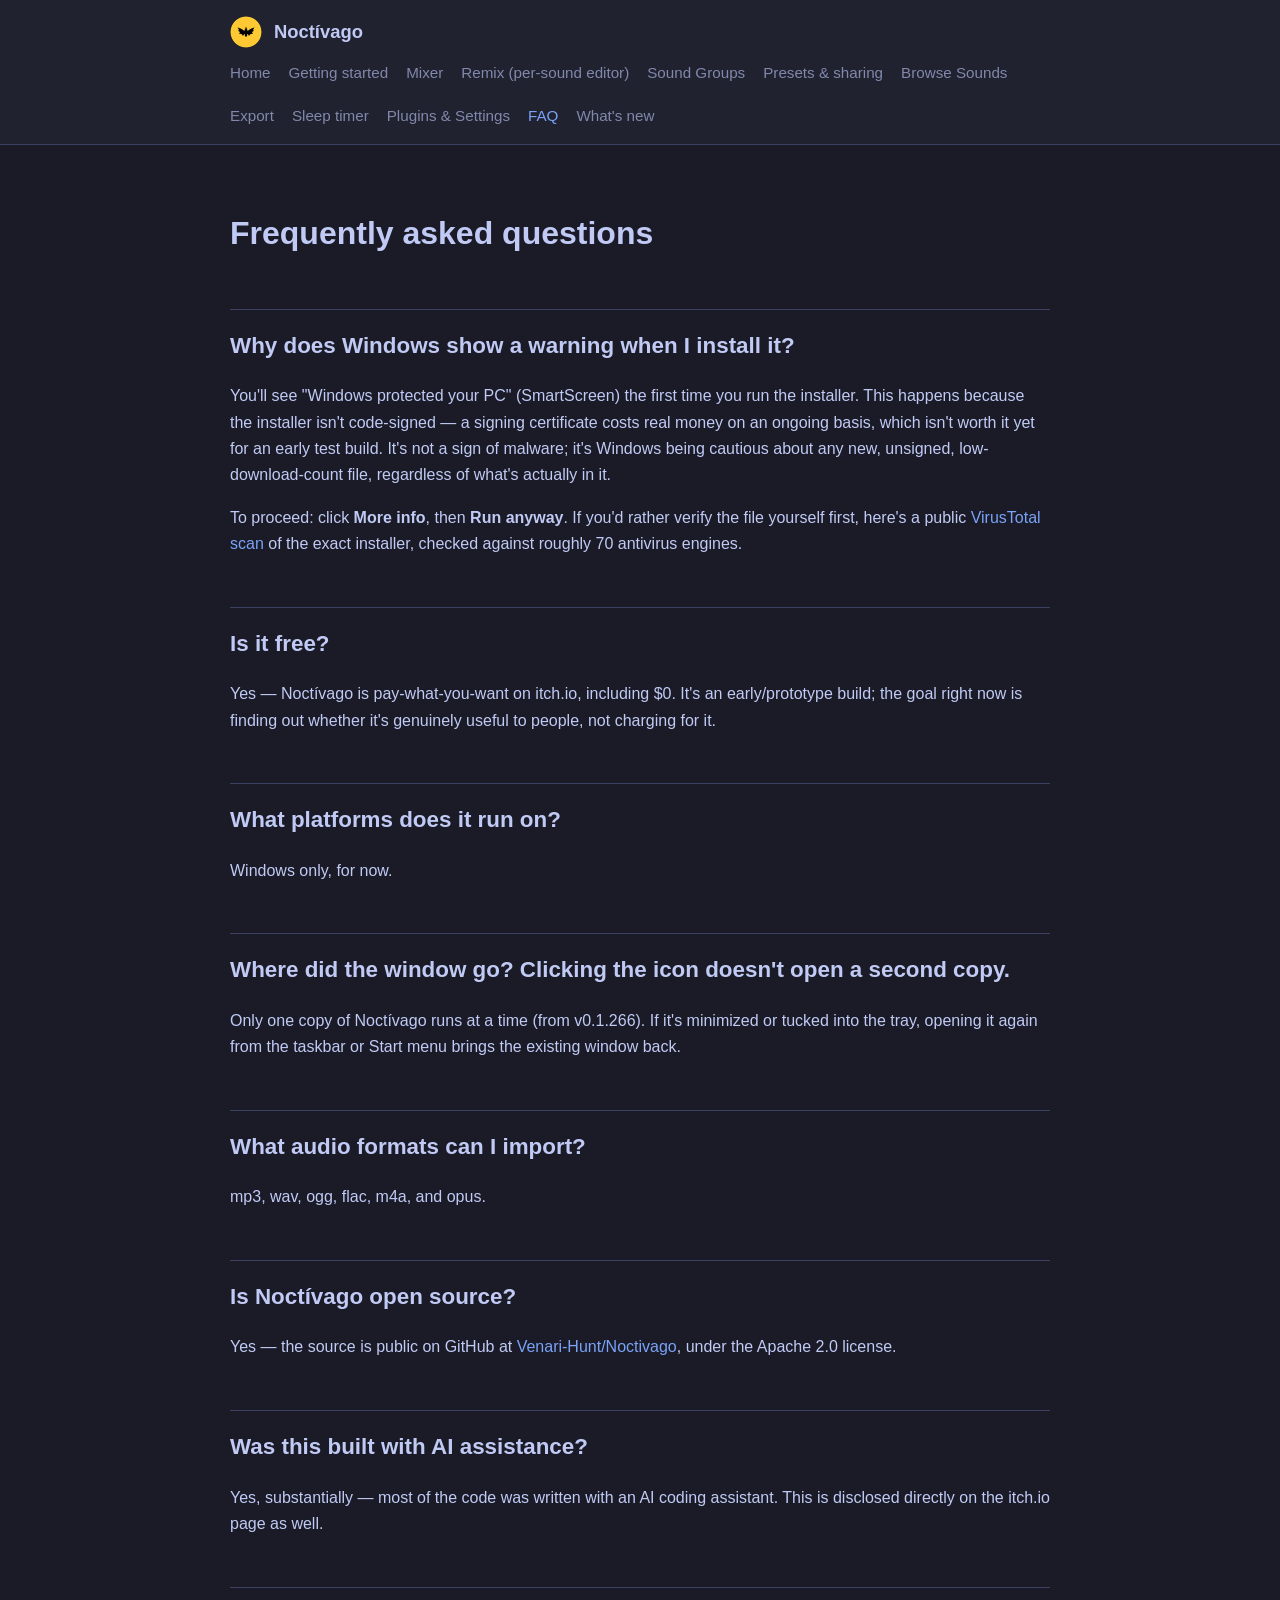
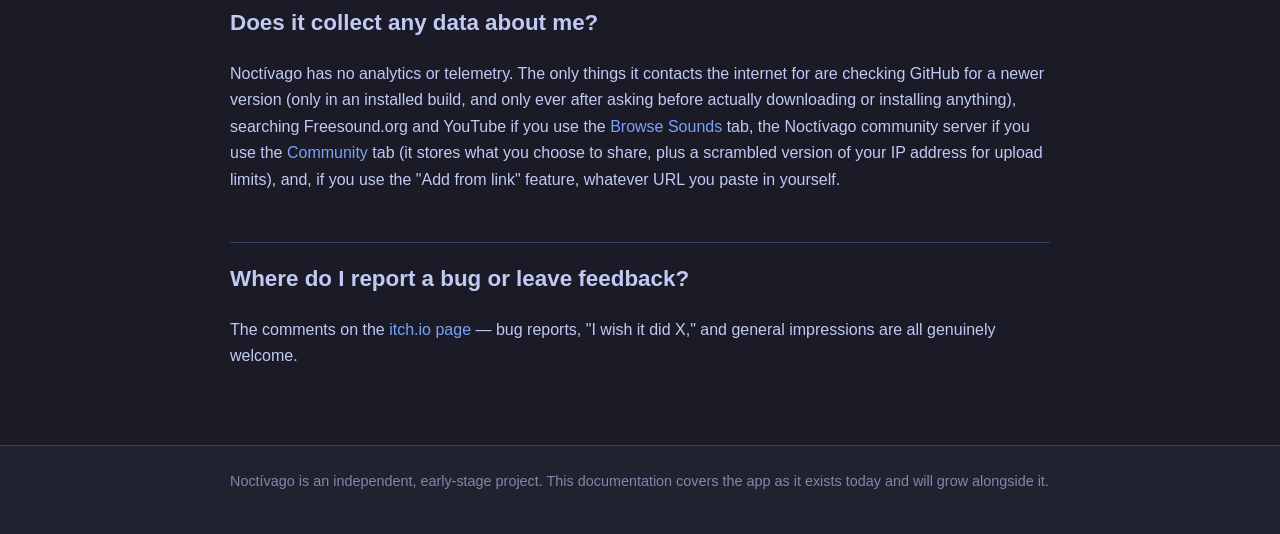
<file: faq.html>
<!doctype html>
<html lang="en">
<head>
<meta charset="utf-8">
<meta name="viewport" content="width=device-width, initial-scale=1">
<title>FAQ — Noctívago Docs</title>
<meta name="description" content="Common questions about Noctívago: the Windows SmartScreen warning, pricing, supported audio formats, privacy, and whether it's open source.">
<link rel="canonical" href="https://venari-hunt.github.io/noctivago-docs/faq.html">
<link rel="icon" href="assets/img/favicon.png">
<link rel="stylesheet" href="assets/style.css">
</head>
<body>
<header class="site-header">
  <div class="wrap">
    <img class="logo" src="assets/img/favicon.png" alt="">
    <span class="brand">Noctívago</span>
    <nav class="site-nav">
      <a href="index.html">Home</a>
      <a href="getting-started.html">Getting started</a>
      <a href="mixer.html">Mixer</a>
      <a href="remix.html">Remix (per-sound editor)</a>
      <a href="sound-groups.html">Sound Groups</a>
      <a href="presets.html">Presets &amp; sharing</a>
      <a href="browse-sounds.html">Browse Sounds</a>
      <a href="export.html">Export</a>
      <a href="sleep-timer.html">Sleep timer</a>
      <a href="plugins.html">Plugins &amp; Settings</a>
      <a href="faq.html" class="active">FAQ</a>
      <a href="changelog.html">What's new</a>
    </nav>
  </div>
</header>

<main>
  <div class="wrap">
    <h1>Frequently asked questions</h1>

    <h2 id="smartscreen">Why does Windows show a warning when I install it?</h2>
    <p>You'll see "Windows protected your PC" (SmartScreen) the first time you run the installer. This happens because the installer isn't code-signed — a signing certificate costs real money on an ongoing basis, which isn't worth it yet for an early test build. It's not a sign of malware; it's Windows being cautious about any new, unsigned, low-download-count file, regardless of what's actually in it.</p>
    <p>To proceed: click <strong>More info</strong>, then <strong>Run anyway</strong>. If you'd rather verify the file yourself first, here's a public <a href="https://www.virustotal.com/gui/file/90d313087bb0e979065e837ea9e374faaf9fd36210e98c62547b6fbeda1c4e76">VirusTotal scan</a> of the exact installer, checked against roughly 70 antivirus engines.</p>

    <h2>Is it free?</h2>
    <p>Yes — Noctívago is pay-what-you-want on itch.io, including $0. It's an early/prototype build; the goal right now is finding out whether it's genuinely useful to people, not charging for it.</p>

    <h2>What platforms does it run on?</h2>
    <p>Windows only, for now.</p>

    <h2>Where did the window go? Clicking the icon doesn't open a second copy.</h2>
    <p>Only one copy of Noctívago runs at a time (from v0.1.266). If it's minimized or tucked into the tray, opening it again from the taskbar or Start menu brings the existing window back.</p>

    <h2>What audio formats can I import?</h2>
    <p>mp3, wav, ogg, flac, m4a, and opus.</p>

    <h2>Is Noctívago open source?</h2>
    <p>Yes — the source is public on GitHub at <a href="https://github.com/Venari-Hunt/Noctivago">Venari-Hunt/Noctivago</a>, under the Apache 2.0 license.</p>

    <h2>Was this built with AI assistance?</h2>
    <p>Yes, substantially — most of the code was written with an AI coding assistant. This is disclosed directly on the itch.io page as well.</p>

    <h2>Does it collect any data about me?</h2>
    <p>Noctívago has no analytics or telemetry. The only things it contacts the internet for are checking GitHub for a newer version (only in an installed build, and only ever after asking before actually downloading or installing anything), searching Freesound.org and YouTube if you use the <a href="browse-sounds.html">Browse Sounds</a> tab, the Noctívago community server if you use the <a href="presets.html#community">Community</a> tab (it stores what you choose to share, plus a scrambled version of your IP address for upload limits), and, if you use the "Add from link" feature, whatever URL you paste in yourself.</p>

    <h2>Where do I report a bug or leave feedback?</h2>
    <p>The comments on the <a href="https://venar1.itch.io/noctivago">itch.io page</a> — bug reports, "I wish it did X," and general impressions are all genuinely welcome.</p>
  </div>
</main>

<footer><div class="wrap">Noctívago is an independent, early-stage project. This documentation covers the app as it exists today and will grow alongside it.</div></footer>
</body>
</html>
</file>
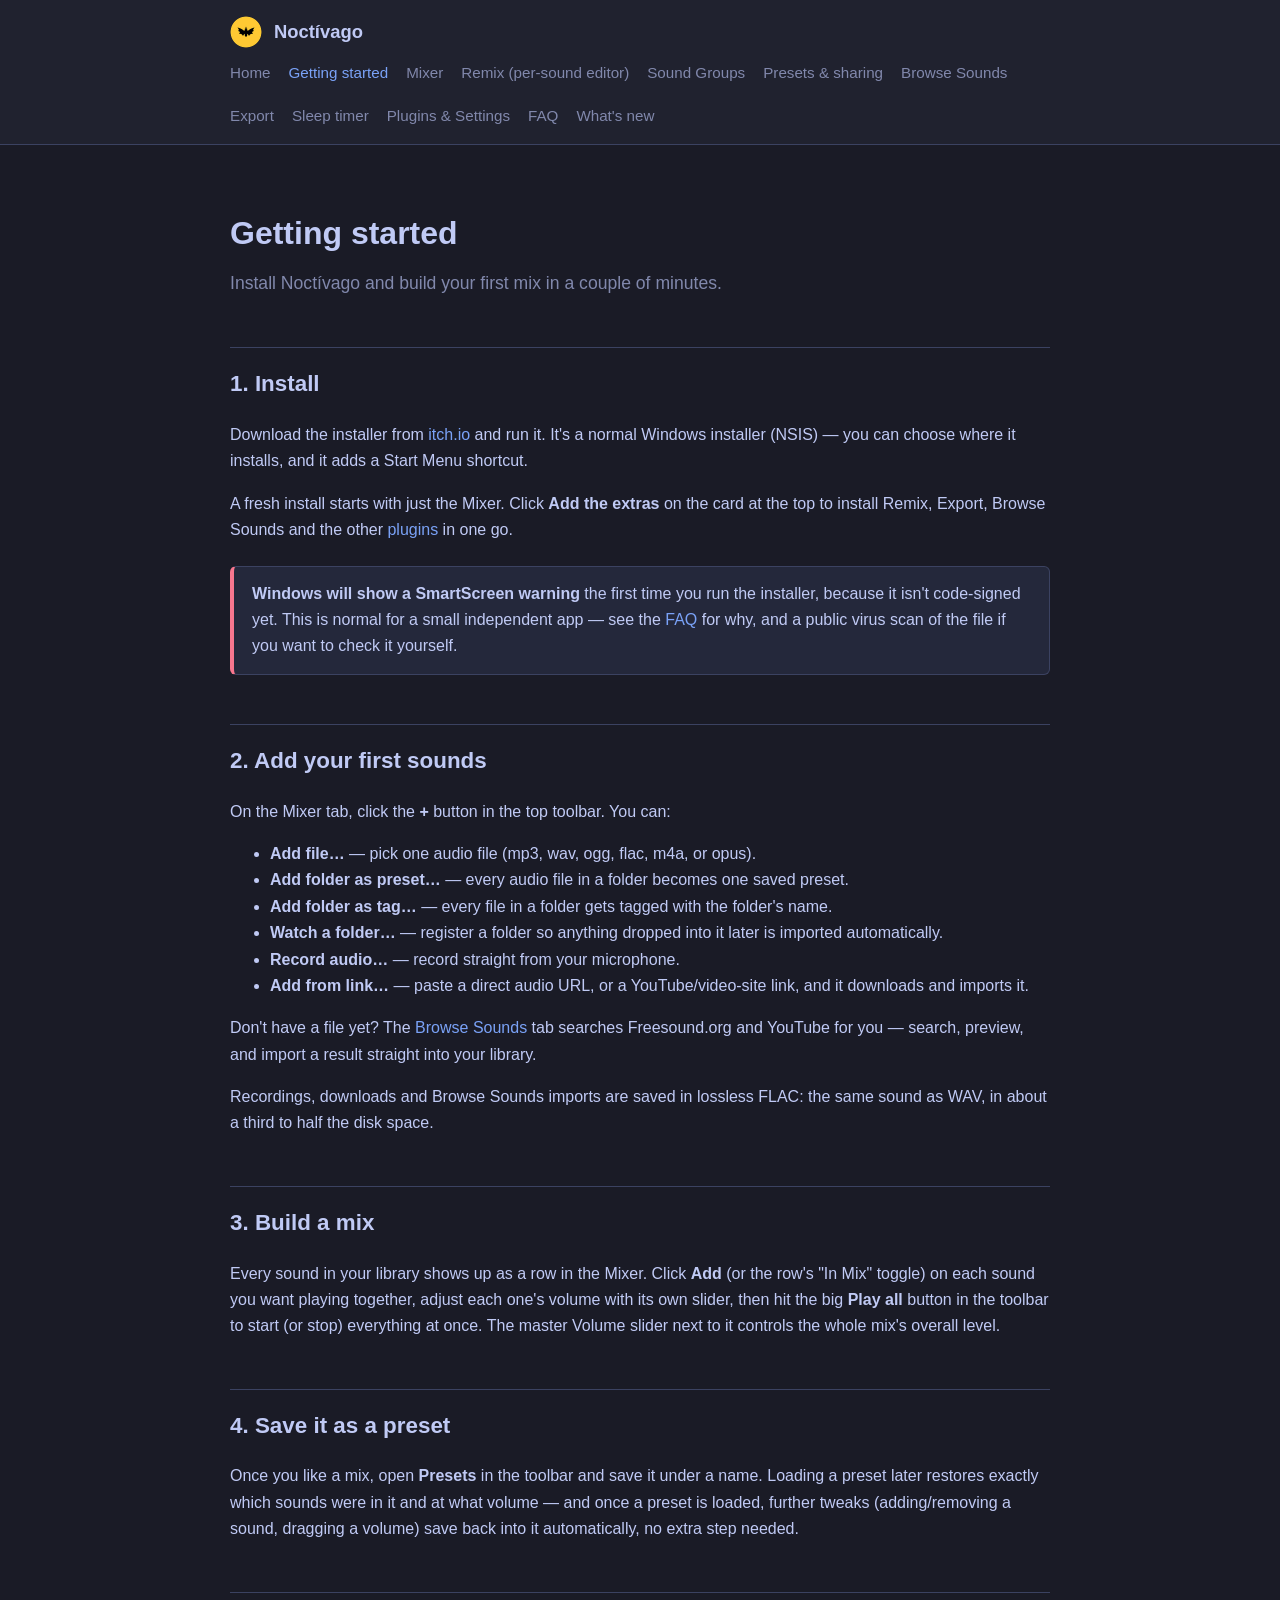
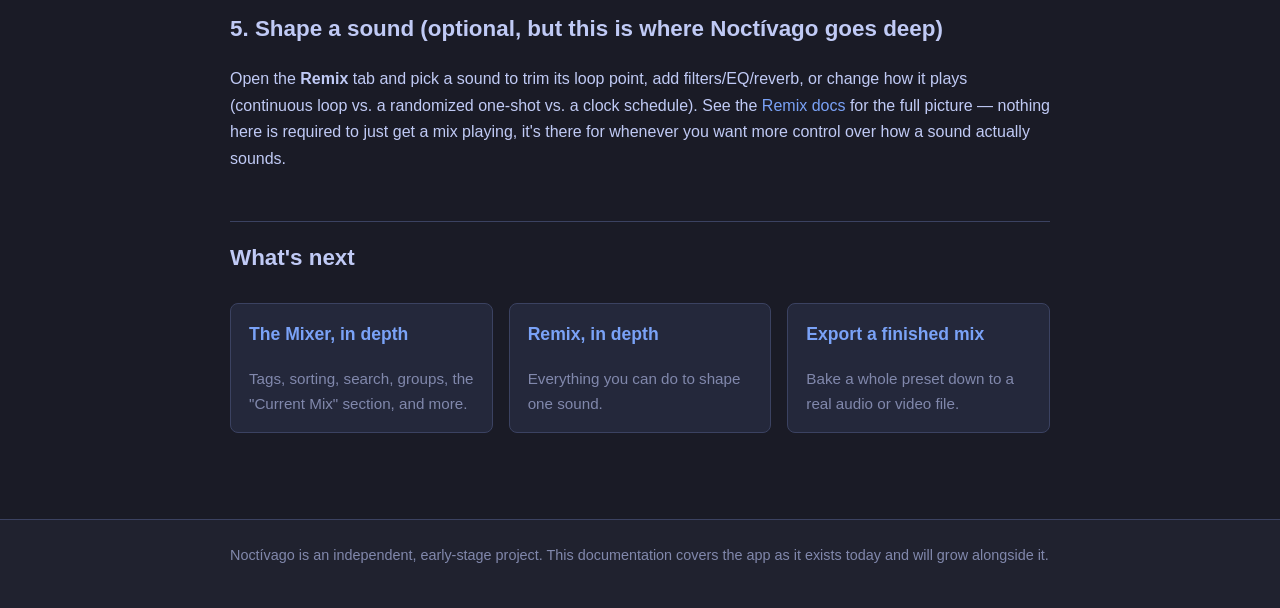
<file: getting-started.html>
<!doctype html>
<html lang="en">
<head>
<meta charset="utf-8">
<meta name="viewport" content="width=device-width, initial-scale=1">
<title>Getting Started — Noctívago Docs</title>
<meta name="description" content="How to install Noctívago and build your first ambient sound mix: adding sounds, playing them, saving a preset.">
<link rel="canonical" href="https://venari-hunt.github.io/noctivago-docs/getting-started.html">
<link rel="icon" href="assets/img/favicon.png">
<link rel="stylesheet" href="assets/style.css">
</head>
<body>
<header class="site-header">
  <div class="wrap">
    <img class="logo" src="assets/img/favicon.png" alt="">
    <span class="brand">Noctívago</span>
    <nav class="site-nav">
      <a href="index.html">Home</a>
      <a href="getting-started.html" class="active">Getting started</a>
      <a href="mixer.html">Mixer</a>
      <a href="remix.html">Remix (per-sound editor)</a>
      <a href="sound-groups.html">Sound Groups</a>
      <a href="presets.html">Presets &amp; sharing</a>
      <a href="browse-sounds.html">Browse Sounds</a>
      <a href="export.html">Export</a>
      <a href="sleep-timer.html">Sleep timer</a>
      <a href="plugins.html">Plugins &amp; Settings</a>
      <a href="faq.html">FAQ</a>
      <a href="changelog.html">What's new</a>
    </nav>
  </div>
</header>

<main>
  <div class="wrap">
    <h1>Getting started</h1>
    <p class="subtitle">Install Noctívago and build your first mix in a couple of minutes.</p>

    <h2>1. Install</h2>
    <p>Download the installer from <a href="https://venar1.itch.io/noctivago">itch.io</a> and run it. It's a normal Windows installer (NSIS) — you can choose where it installs, and it adds a Start Menu shortcut.</p>
    <p>A fresh install starts with just the Mixer. Click <strong>Add the extras</strong> on the card at the top to install Remix, Export, Browse Sounds and the other <a href="plugins.html">plugins</a> in one go.</p>
    <div class="callout warn">
      <strong>Windows will show a SmartScreen warning</strong> the first time you run the installer, because it isn't code-signed yet. This is normal for a small independent app — see the <a href="faq.html#smartscreen">FAQ</a> for why, and a public virus scan of the file if you want to check it yourself.
    </div>

    <h2>2. Add your first sounds</h2>
    <p>On the Mixer tab, click the <strong>+</strong> button in the top toolbar. You can:</p>
    <ul>
      <li><strong>Add file…</strong> — pick one audio file (mp3, wav, ogg, flac, m4a, or opus).</li>
      <li><strong>Add folder as preset…</strong> — every audio file in a folder becomes one saved preset.</li>
      <li><strong>Add folder as tag…</strong> — every file in a folder gets tagged with the folder's name.</li>
      <li><strong>Watch a folder…</strong> — register a folder so anything dropped into it later is imported automatically.</li>
      <li><strong>Record audio…</strong> — record straight from your microphone.</li>
      <li><strong>Add from link…</strong> — paste a direct audio URL, or a YouTube/video-site link, and it downloads and imports it.</li>
    </ul>
    <p>Don't have a file yet? The <a href="browse-sounds.html">Browse Sounds</a> tab searches Freesound.org and YouTube for you — search, preview, and import a result straight into your library.</p>
    <p>Recordings, downloads and Browse Sounds imports are saved in lossless FLAC: the same sound as WAV, in about a third to half the disk space.</p>

    <h2>3. Build a mix</h2>
    <p>Every sound in your library shows up as a row in the Mixer. Click <strong>Add</strong> (or the row's "In Mix" toggle) on each sound you want playing together, adjust each one's volume with its own slider, then hit the big <strong>Play all</strong> button in the toolbar to start (or stop) everything at once. The master Volume slider next to it controls the whole mix's overall level.</p>

    <h2>4. Save it as a preset</h2>
    <p>Once you like a mix, open <strong>Presets</strong> in the toolbar and save it under a name. Loading a preset later restores exactly which sounds were in it and at what volume — and once a preset is loaded, further tweaks (adding/removing a sound, dragging a volume) save back into it automatically, no extra step needed.</p>

    <h2>5. Shape a sound (optional, but this is where Noctívago goes deep)</h2>
    <p>Open the <strong>Remix</strong> tab and pick a sound to trim its loop point, add filters/EQ/reverb, or change how it plays (continuous loop vs. a randomized one-shot vs. a clock schedule). See the <a href="remix.html">Remix docs</a> for the full picture — nothing here is required to just get a mix playing, it's there for whenever you want more control over how a sound actually sounds.</p>

    <h2>What's next</h2>
    <div class="feature-grid">
      <div class="card"><h3><a href="mixer.html">The Mixer, in depth</a></h3><p>Tags, sorting, search, groups, the "Current Mix" section, and more.</p></div>
      <div class="card"><h3><a href="remix.html">Remix, in depth</a></h3><p>Everything you can do to shape one sound.</p></div>
      <div class="card"><h3><a href="export.html">Export a finished mix</a></h3><p>Bake a whole preset down to a real audio or video file.</p></div>
    </div>
  </div>
</main>

<footer><div class="wrap">Noctívago is an independent, early-stage project. This documentation covers the app as it exists today and will grow alongside it.</div></footer>
</body>
</html>
</file>
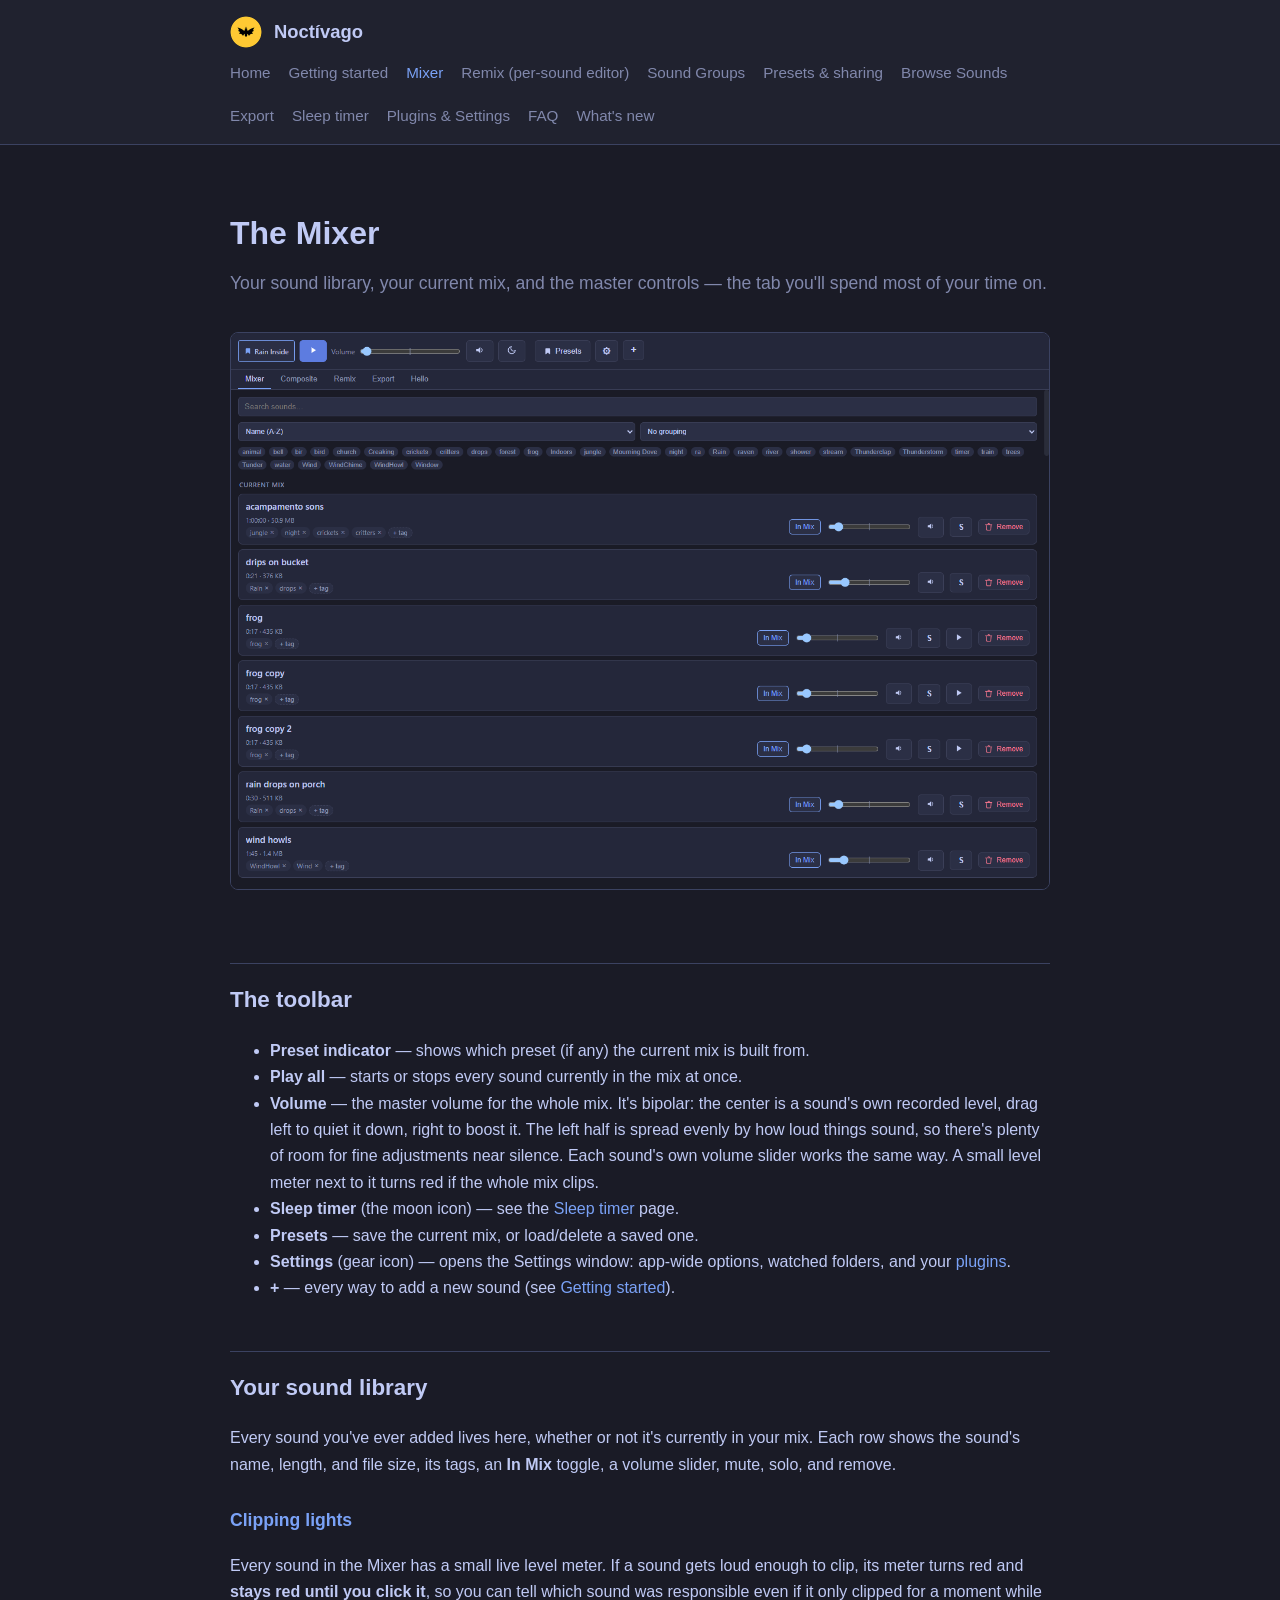
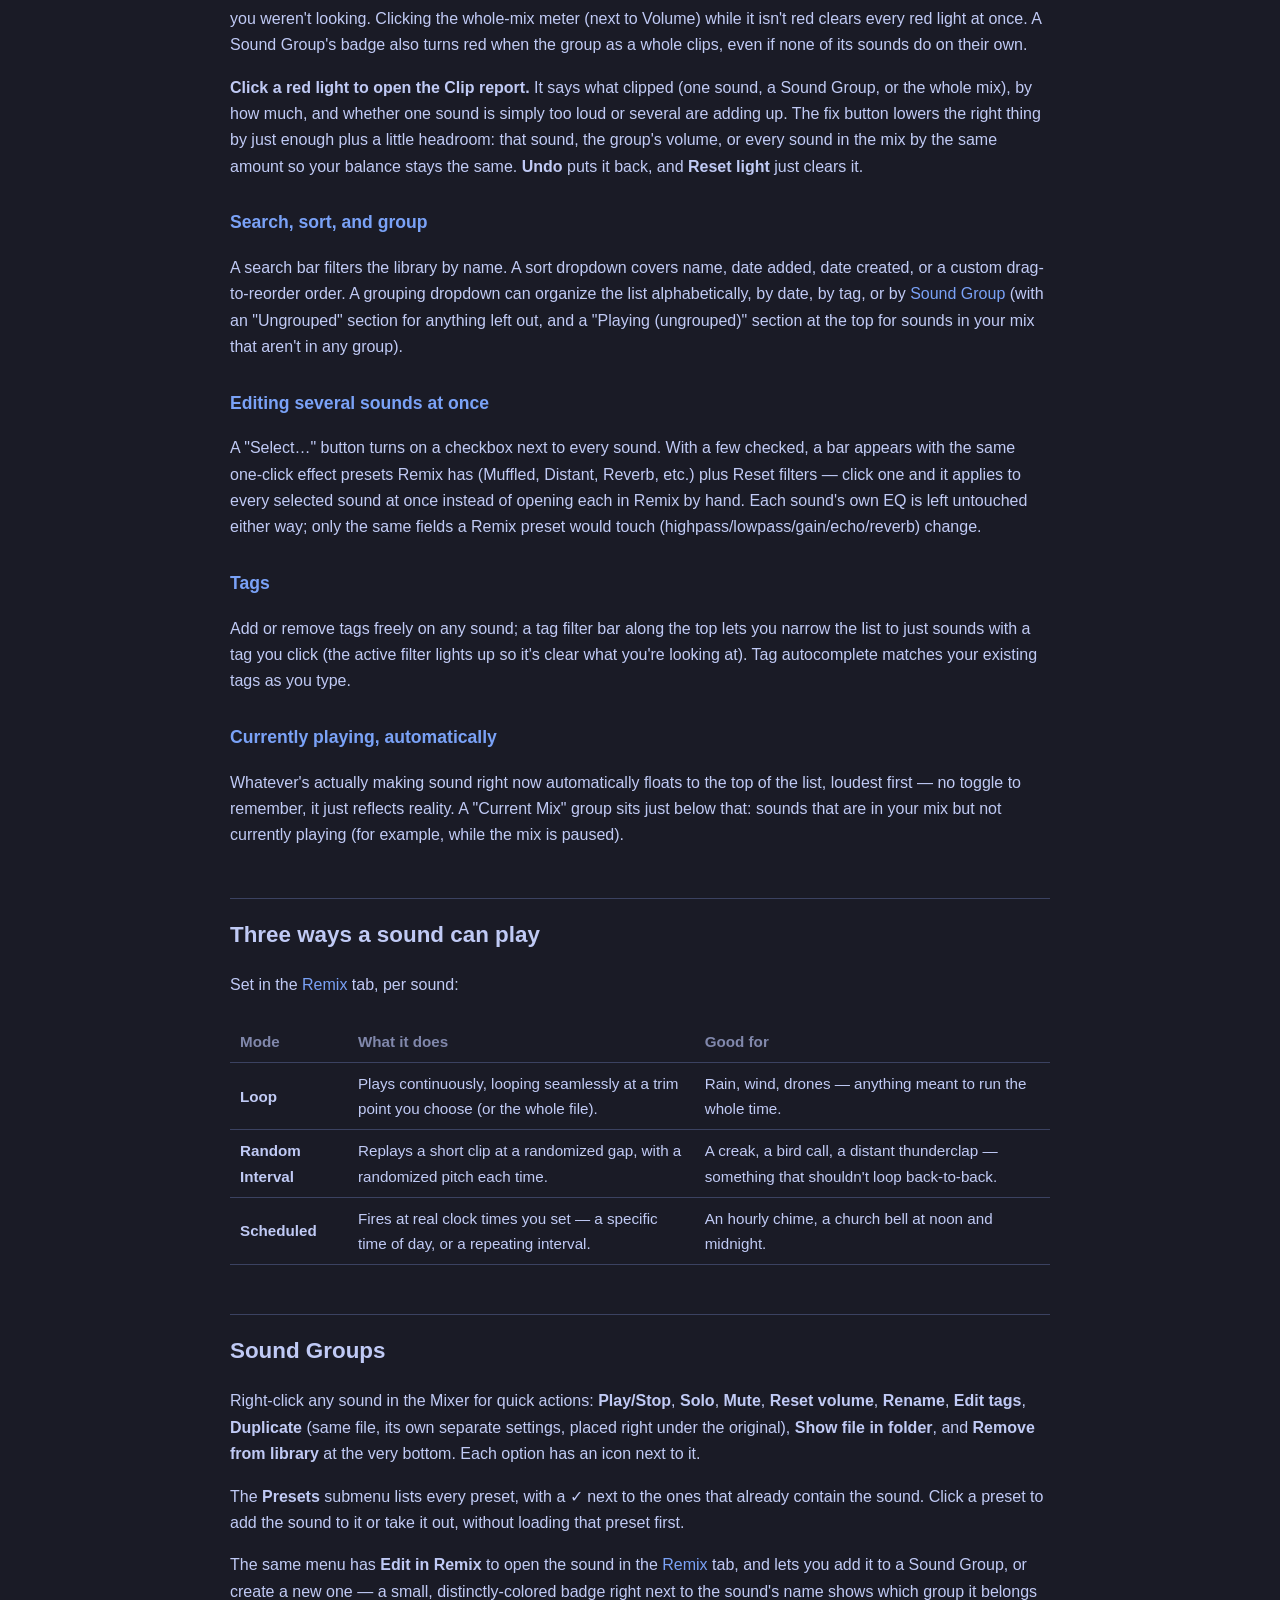
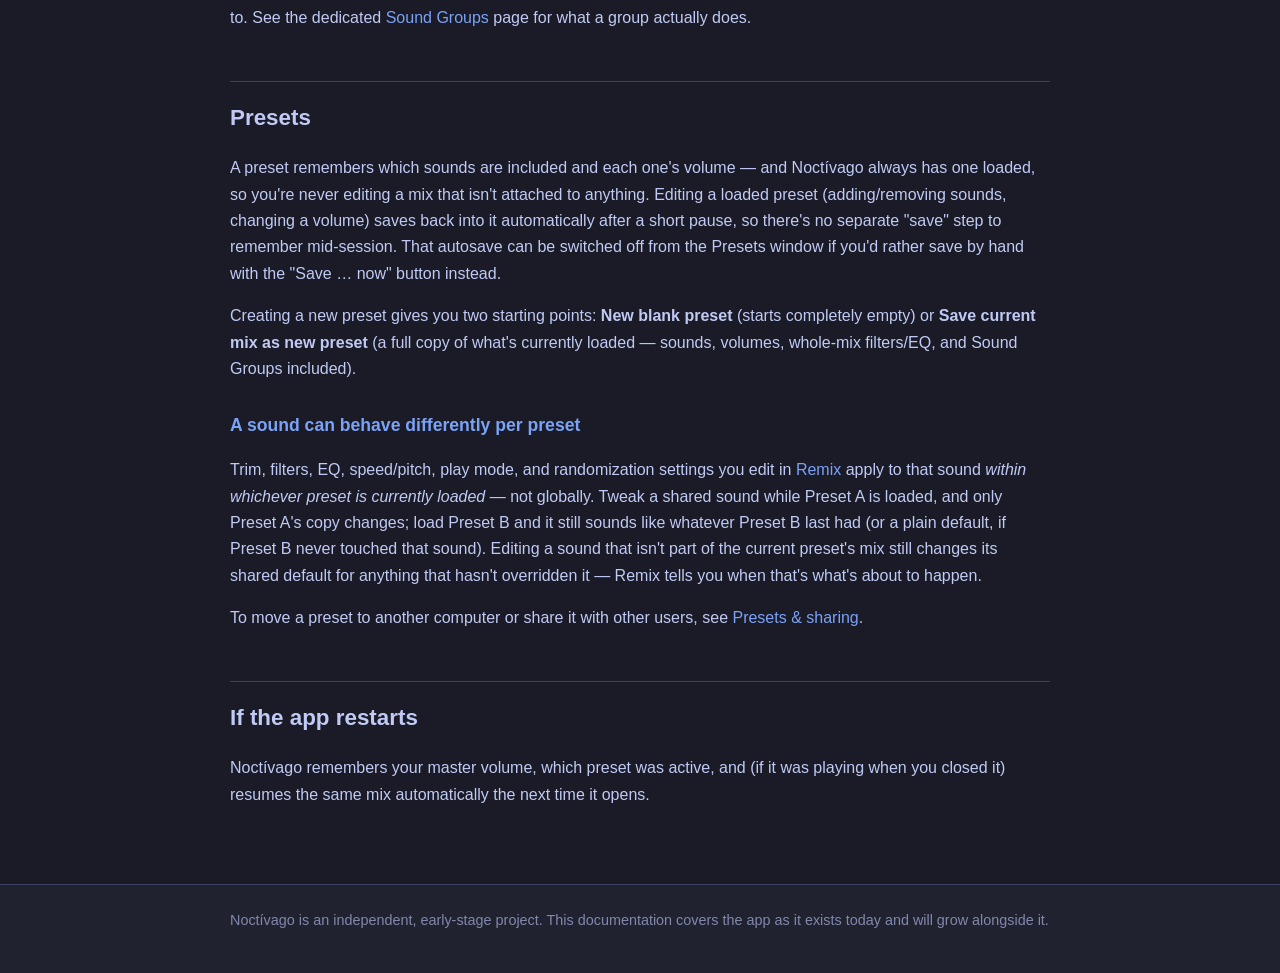
<file: mixer.html>
<!doctype html>
<html lang="en">
<head>
<meta charset="utf-8">
<meta name="viewport" content="width=device-width, initial-scale=1">
<title>The Mixer — Noctívago Docs</title>
<meta name="description" content="How Noctívago's Mixer tab works: adding sounds, tags, sorting and grouping, presets, playback modes, and the sleep timer.">
<link rel="canonical" href="https://venari-hunt.github.io/noctivago-docs/mixer.html">
<link rel="icon" href="assets/img/favicon.png">
<link rel="stylesheet" href="assets/style.css">
</head>
<body>
<header class="site-header">
  <div class="wrap">
    <img class="logo" src="assets/img/favicon.png" alt="">
    <span class="brand">Noctívago</span>
    <nav class="site-nav">
      <a href="index.html">Home</a>
      <a href="getting-started.html">Getting started</a>
      <a href="mixer.html" class="active">Mixer</a>
      <a href="remix.html">Remix (per-sound editor)</a>
      <a href="sound-groups.html">Sound Groups</a>
      <a href="presets.html">Presets &amp; sharing</a>
      <a href="browse-sounds.html">Browse Sounds</a>
      <a href="export.html">Export</a>
      <a href="sleep-timer.html">Sleep timer</a>
      <a href="plugins.html">Plugins &amp; Settings</a>
      <a href="faq.html">FAQ</a>
      <a href="changelog.html">What's new</a>
    </nav>
  </div>
</header>

<main>
  <div class="wrap">
    <h1>The Mixer</h1>
    <p class="subtitle">Your sound library, your current mix, and the master controls — the tab you'll spend most of your time on.</p>

    <img class="screenshot" src="assets/img/screenshot-mixer.png" alt="The Mixer tab: a sound library list with tags, and a Current Mix section with per-sound volume sliders">

    <h2>The toolbar</h2>
    <ul>
      <li><strong>Preset indicator</strong> — shows which preset (if any) the current mix is built from.</li>
      <li><strong>Play all</strong> — starts or stops every sound currently in the mix at once.</li>
      <li><strong>Volume</strong> — the master volume for the whole mix. It's bipolar: the center is a sound's own recorded level, drag left to quiet it down, right to boost it. The left half is spread evenly by how loud things sound, so there's plenty of room for fine adjustments near silence. Each sound's own volume slider works the same way. A small level meter next to it turns red if the whole mix clips.</li>
      <li><strong>Sleep timer</strong> (the moon icon) — see the <a href="sleep-timer.html">Sleep timer</a> page.</li>
      <li><strong>Presets</strong> — save the current mix, or load/delete a saved one.</li>
      <li><strong>Settings</strong> (gear icon) — opens the Settings window: app-wide options, watched folders, and your <a href="plugins.html">plugins</a>.</li>
      <li><strong>+</strong> — every way to add a new sound (see <a href="getting-started.html">Getting started</a>).</li>
    </ul>

    <h2>Your sound library</h2>
    <p>Every sound you've ever added lives here, whether or not it's currently in your mix. Each row shows the sound's name, length, and file size, its tags, an <strong>In Mix</strong> toggle, a volume slider, mute, solo, and remove.</p>

    <h3 id="clip-meters">Clipping lights</h3>
    <p>Every sound in the Mixer has a small live level meter. If a sound gets loud enough to clip, its meter turns red and <strong>stays red until you click it</strong>, so you can tell which sound was responsible even if it only clipped for a moment while you weren't looking. Clicking the whole-mix meter (next to Volume) while it isn't red clears every red light at once. A Sound Group's badge also turns red when the group as a whole clips, even if none of its sounds do on their own.</p>
    <p><strong>Click a red light to open the Clip report.</strong> It says what clipped (one sound, a Sound Group, or the whole mix), by how much, and whether one sound is simply too loud or several are adding up. The fix button lowers the right thing by just enough plus a little headroom: that sound, the group's volume, or every sound in the mix by the same amount so your balance stays the same. <strong>Undo</strong> puts it back, and <strong>Reset light</strong> just clears it.</p>

    <h3>Search, sort, and group</h3>
    <p>A search bar filters the library by name. A sort dropdown covers name, date added, date created, or a custom drag-to-reorder order. A grouping dropdown can organize the list alphabetically, by date, by tag, or by <a href="sound-groups.html">Sound Group</a> (with an "Ungrouped" section for anything left out, and a "Playing (ungrouped)" section at the top for sounds in your mix that aren't in any group).</p>

    <h3>Editing several sounds at once</h3>
    <p>A "Select…" button turns on a checkbox next to every sound. With a few checked, a bar appears with the same one-click effect presets Remix has (Muffled, Distant, Reverb, etc.) plus Reset filters — click one and it applies to every selected sound at once instead of opening each in Remix by hand. Each sound's own EQ is left untouched either way; only the same fields a Remix preset would touch (highpass/lowpass/gain/echo/reverb) change.</p>

    <h3>Tags</h3>
    <p>Add or remove tags freely on any sound; a tag filter bar along the top lets you narrow the list to just sounds with a tag you click (the active filter lights up so it's clear what you're looking at). Tag autocomplete matches your existing tags as you type.</p>

    <h3>Currently playing, automatically</h3>
    <p>Whatever's actually making sound right now automatically floats to the top of the list, loudest first — no toggle to remember, it just reflects reality. A "Current Mix" group sits just below that: sounds that are in your mix but not currently playing (for example, while the mix is paused).</p>

    <h2 id="playback-modes">Three ways a sound can play</h2>
    <p>Set in the <a href="remix.html">Remix</a> tab, per sound:</p>
    <table>
      <tr><th>Mode</th><th>What it does</th><th>Good for</th></tr>
      <tr><td><strong>Loop</strong></td><td>Plays continuously, looping seamlessly at a trim point you choose (or the whole file).</td><td>Rain, wind, drones — anything meant to run the whole time.</td></tr>
      <tr><td><strong>Random Interval</strong></td><td>Replays a short clip at a randomized gap, with a randomized pitch each time.</td><td>A creak, a bird call, a distant thunderclap — something that shouldn't loop back-to-back.</td></tr>
      <tr><td><strong>Scheduled</strong></td><td>Fires at real clock times you set — a specific time of day, or a repeating interval.</td><td>An hourly chime, a church bell at noon and midnight.</td></tr>
    </table>

    <h2>Sound Groups</h2>
    <p>Right-click any sound in the Mixer for quick actions: <strong>Play/Stop</strong>, <strong>Solo</strong>, <strong>Mute</strong>, <strong>Reset volume</strong>, <strong>Rename</strong>, <strong>Edit tags</strong>, <strong>Duplicate</strong> (same file, its own separate settings, placed right under the original), <strong>Show file in folder</strong>, and <strong>Remove from library</strong> at the very bottom. Each option has an icon next to it.</p>
    <p>The <strong>Presets</strong> submenu lists every preset, with a ✓ next to the ones that already contain the sound. Click a preset to add the sound to it or take it out, without loading that preset first.</p>
    <p>The same menu has <strong>Edit in Remix</strong> to open the sound in the <a href="remix.html">Remix</a> tab, and lets you add it to a Sound Group, or create a new one — a small, distinctly-colored badge right next to the sound's name shows which group it belongs to. See the dedicated <a href="sound-groups.html">Sound Groups</a> page for what a group actually does.</p>

    <h2 id="presets">Presets</h2>
    <p>A preset remembers which sounds are included and each one's volume — and Noctívago always has one loaded, so you're never editing a mix that isn't attached to anything. Editing a loaded preset (adding/removing sounds, changing a volume) saves back into it automatically after a short pause, so there's no separate "save" step to remember mid-session. That autosave can be switched off from the Presets window if you'd rather save by hand with the "Save … now" button instead.</p>
    <p>Creating a new preset gives you two starting points: <strong>New blank preset</strong> (starts completely empty) or <strong>Save current mix as new preset</strong> (a full copy of what's currently loaded — sounds, volumes, whole-mix filters/EQ, and Sound Groups included).</p>

    <h3>A sound can behave differently per preset</h3>
    <p>Trim, filters, EQ, speed/pitch, play mode, and randomization settings you edit in <a href="remix.html">Remix</a> apply to that sound <em>within whichever preset is currently loaded</em> — not globally. Tweak a shared sound while Preset A is loaded, and only Preset A's copy changes; load Preset B and it still sounds like whatever Preset B last had (or a plain default, if Preset B never touched that sound). Editing a sound that isn't part of the current preset's mix still changes its shared default for anything that hasn't overridden it — Remix tells you when that's what's about to happen.</p>

    <p>To move a preset to another computer or share it with other users, see <a href="presets.html">Presets &amp; sharing</a>.</p>

    <h2>If the app restarts</h2>
    <p>Noctívago remembers your master volume, which preset was active, and (if it was playing when you closed it) resumes the same mix automatically the next time it opens.</p>
  </div>
</main>

<footer><div class="wrap">Noctívago is an independent, early-stage project. This documentation covers the app as it exists today and will grow alongside it.</div></footer>
</body>
</html>
</file>
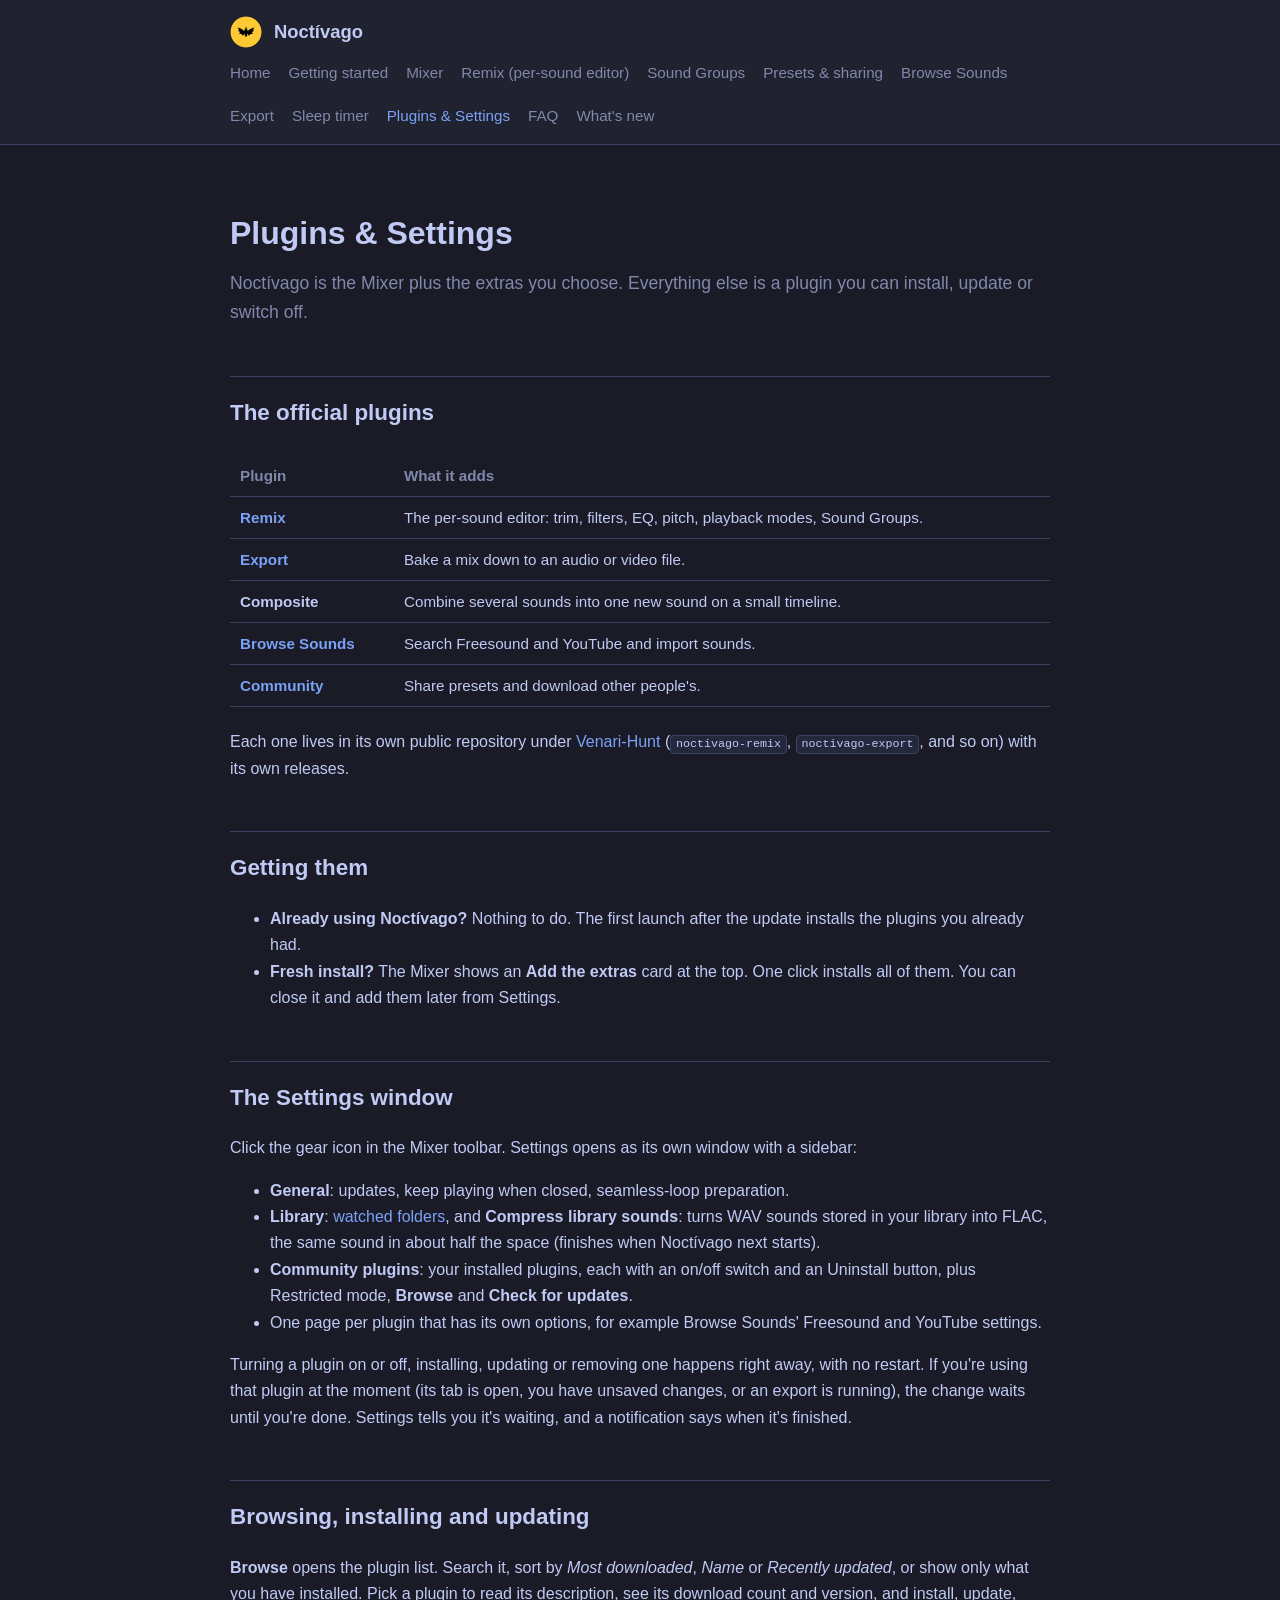
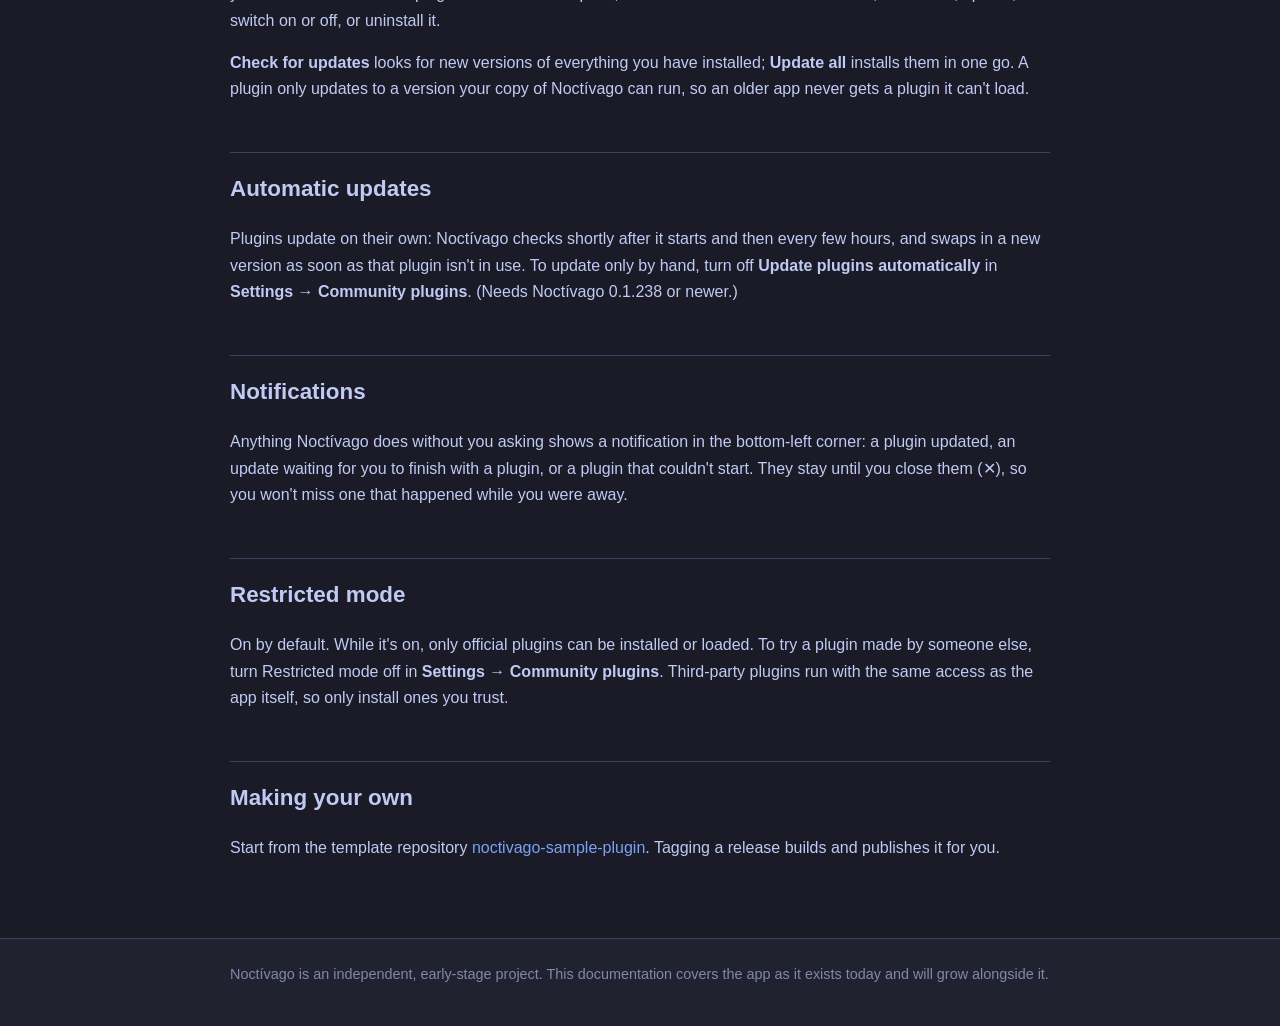
<file: plugins.html>
<!doctype html>
<html lang="en">
<head>
<meta charset="utf-8">
<meta name="viewport" content="width=device-width, initial-scale=1">
<title>Plugins &amp; Settings — Noctívago Docs</title>
<meta name="description" content="Install, update and switch off Noctívago plugins (Remix, Export, Composite, Browse Sounds, Community), and find your way around the Settings window.">
<link rel="canonical" href="https://venari-hunt.github.io/noctivago-docs/plugins.html">
<link rel="icon" href="assets/img/favicon.png">
<link rel="stylesheet" href="assets/style.css">
</head>
<body>
<header class="site-header">
  <div class="wrap">
    <img class="logo" src="assets/img/favicon.png" alt="">
    <span class="brand">Noctívago</span>
    <nav class="site-nav">
      <a href="index.html">Home</a>
      <a href="getting-started.html">Getting started</a>
      <a href="mixer.html">Mixer</a>
      <a href="remix.html">Remix (per-sound editor)</a>
      <a href="sound-groups.html">Sound Groups</a>
      <a href="presets.html">Presets &amp; sharing</a>
      <a href="browse-sounds.html">Browse Sounds</a>
      <a href="export.html">Export</a>
      <a href="sleep-timer.html">Sleep timer</a>
      <a href="plugins.html" class="active">Plugins &amp; Settings</a>
      <a href="faq.html">FAQ</a>
      <a href="changelog.html">What's new</a>
    </nav>
  </div>
</header>

<main>
  <div class="wrap">
    <h1>Plugins &amp; Settings</h1>
    <p class="subtitle">Noctívago is the Mixer plus the extras you choose. Everything else is a plugin you can install, update or switch off.</p>

    <h2>The official plugins</h2>
    <table>
      <tr><th>Plugin</th><th>What it adds</th></tr>
      <tr><td><strong><a href="remix.html">Remix</a></strong></td><td>The per-sound editor: trim, filters, EQ, pitch, playback modes, Sound Groups.</td></tr>
      <tr><td><strong><a href="export.html">Export</a></strong></td><td>Bake a mix down to an audio or video file.</td></tr>
      <tr><td><strong>Composite</strong></td><td>Combine several sounds into one new sound on a small timeline.</td></tr>
      <tr><td><strong><a href="browse-sounds.html">Browse Sounds</a></strong></td><td>Search Freesound and YouTube and import sounds.</td></tr>
      <tr><td><strong><a href="presets.html">Community</a></strong></td><td>Share presets and download other people's.</td></tr>
    </table>
    <p>Each one lives in its own public repository under <a href="https://github.com/Venari-Hunt">Venari-Hunt</a> (<code>noctivago-remix</code>, <code>noctivago-export</code>, and so on) with its own releases.</p>

    <h2>Getting them</h2>
    <ul>
      <li><strong>Already using Noctívago?</strong> Nothing to do. The first launch after the update installs the plugins you already had.</li>
      <li><strong>Fresh install?</strong> The Mixer shows an <strong>Add the extras</strong> card at the top. One click installs all of them. You can close it and add them later from Settings.</li>
    </ul>

    <h2>The Settings window</h2>
    <p>Click the gear icon in the Mixer toolbar. Settings opens as its own window with a sidebar:</p>
    <ul>
      <li><strong>General</strong>: updates, keep playing when closed, seamless-loop preparation.</li>
      <li><strong>Library</strong>: <a href="getting-started.html">watched folders</a>, and <strong>Compress library sounds</strong>: turns WAV sounds stored in your library into FLAC, the same sound in about half the space (finishes when Noctívago next starts).</li>
      <li><strong>Community plugins</strong>: your installed plugins, each with an on/off switch and an Uninstall button, plus Restricted mode, <strong>Browse</strong> and <strong>Check for updates</strong>.</li>
      <li>One page per plugin that has its own options, for example Browse Sounds' Freesound and YouTube settings.</li>
    </ul>
    <p>Turning a plugin on or off, installing, updating or removing one happens right away, with no restart. If you're using that plugin at the moment (its tab is open, you have unsaved changes, or an export is running), the change waits until you're done. Settings tells you it's waiting, and a notification says when it's finished.</p>

    <h2>Browsing, installing and updating</h2>
    <p><strong>Browse</strong> opens the plugin list. Search it, sort by <em>Most downloaded</em>, <em>Name</em> or <em>Recently updated</em>, or show only what you have installed. Pick a plugin to read its description, see its download count and version, and install, update, switch on or off, or uninstall it.</p>
    <p><strong>Check for updates</strong> looks for new versions of everything you have installed; <strong>Update all</strong> installs them in one go. A plugin only updates to a version your copy of Noctívago can run, so an older app never gets a plugin it can't load.</p>

    <h2 id="auto-update">Automatic updates</h2>
    <p>Plugins update on their own: Noctívago checks shortly after it starts and then every few hours, and swaps in a new version as soon as that plugin isn't in use. To update only by hand, turn off <strong>Update plugins automatically</strong> in <strong>Settings → Community plugins</strong>. (Needs Noctívago 0.1.238 or newer.)</p>
    <h2 id="notifications">Notifications</h2>
    <p>Anything Noctívago does without you asking shows a notification in the bottom-left corner: a plugin updated, an update waiting for you to finish with a plugin, or a plugin that couldn't start. They stay until you close them (✕), so you won't miss one that happened while you were away.</p>

    <h2 id="restricted-mode">Restricted mode</h2>
    <p>On by default. While it's on, only official plugins can be installed or loaded. To try a plugin made by someone else, turn Restricted mode off in <strong>Settings → Community plugins</strong>. Third-party plugins run with the same access as the app itself, so only install ones you trust.</p>

    <h2>Making your own</h2>
    <p>Start from the template repository <a href="https://github.com/Venari-Hunt/noctivago-sample-plugin">noctivago-sample-plugin</a>. Tagging a release builds and publishes it for you.</p>
  </div>
</main>
</main>

<footer><div class="wrap">Noctívago is an independent, early-stage project. This documentation covers the app as it exists today and will grow alongside it.</div></footer>
</body>
</html>
</file>
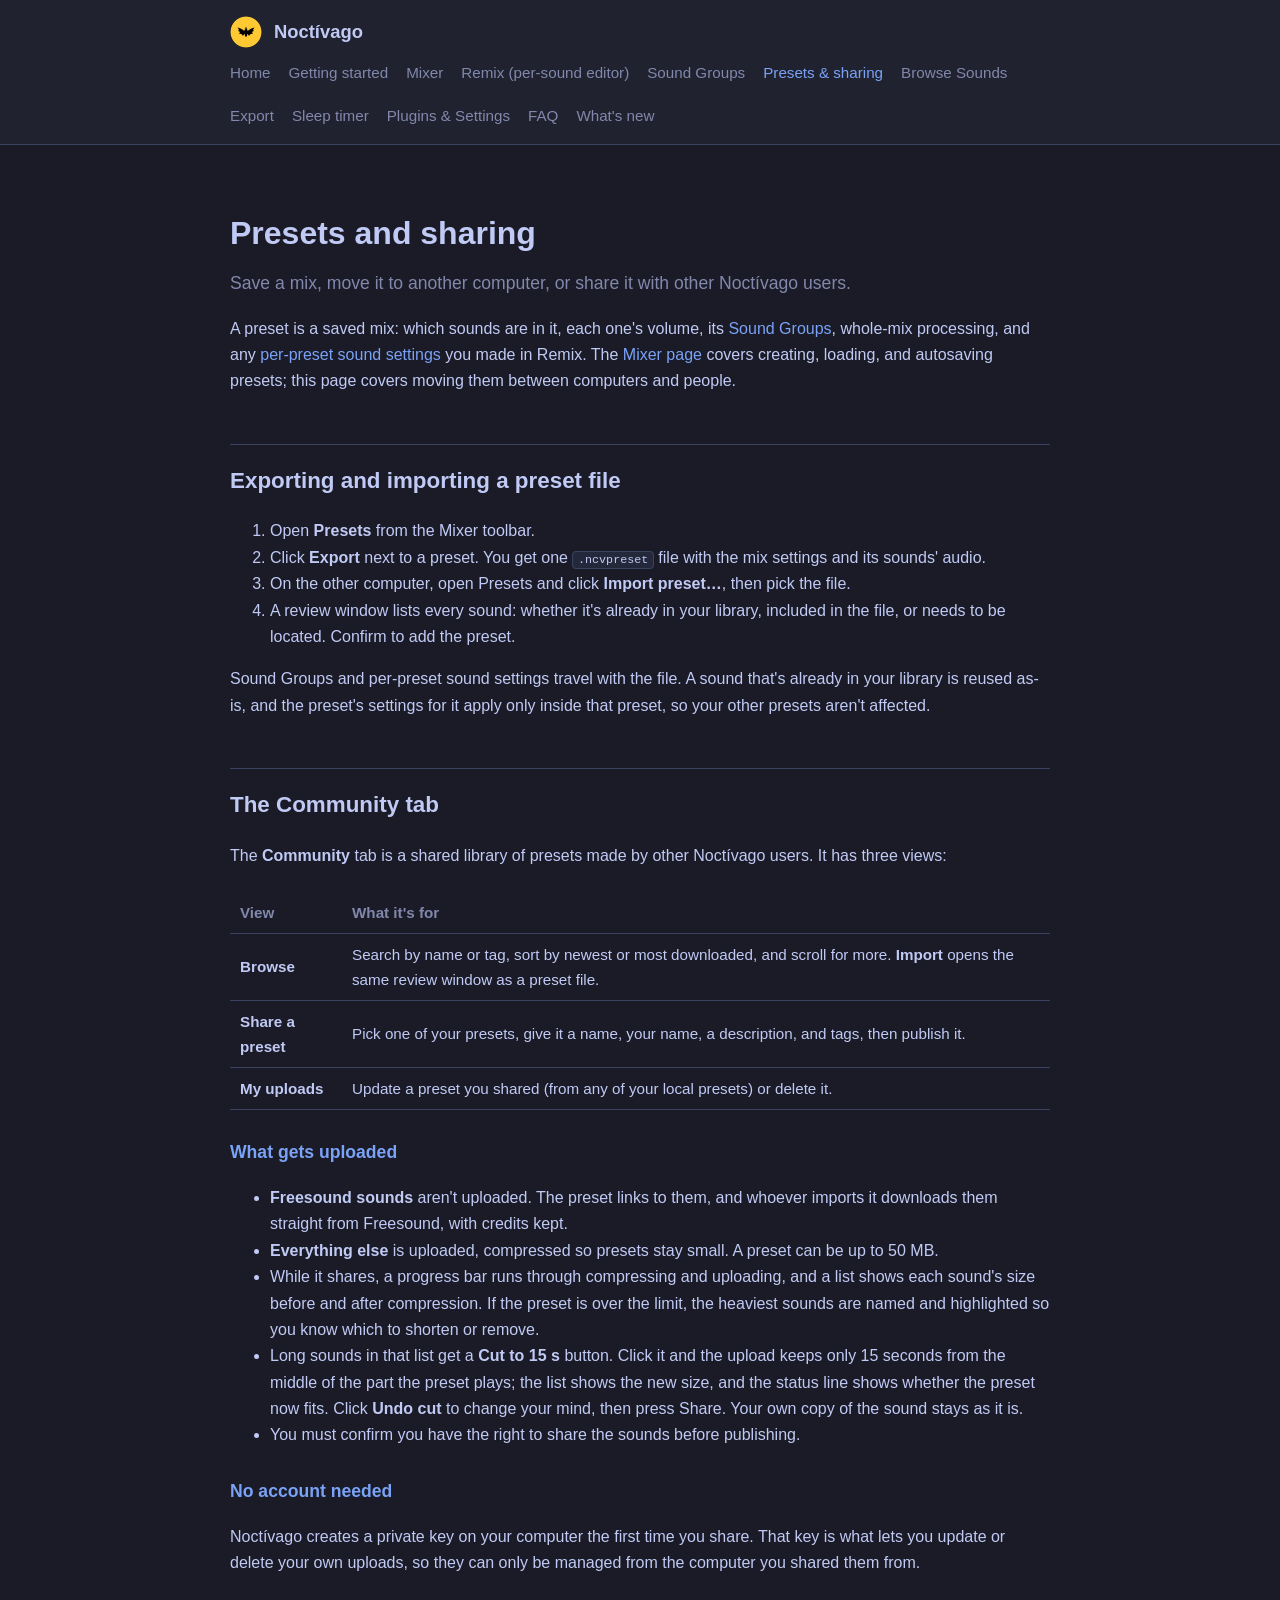
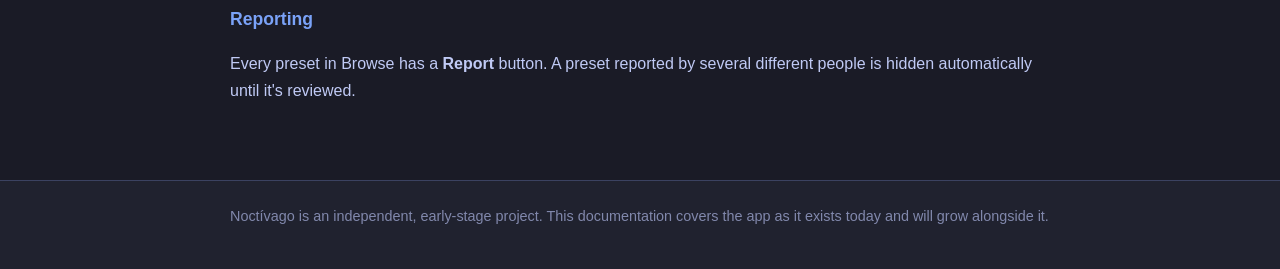
<file: presets.html>
<!doctype html>
<html lang="en">
<head>
<meta charset="utf-8">
<meta name="viewport" content="width=device-width, initial-scale=1">
<title>Presets and Community Sharing — Noctívago Docs</title>
<meta name="description" content="Save, export, and import Noctívago presets, and browse or share ambience presets with other users in the Community tab.">
<link rel="canonical" href="https://venari-hunt.github.io/noctivago-docs/presets.html">
<link rel="icon" href="assets/img/favicon.png">
<link rel="stylesheet" href="assets/style.css">
</head>
<body>
<header class="site-header">
  <div class="wrap">
    <img class="logo" src="assets/img/favicon.png" alt="">
    <span class="brand">Noctívago</span>
    <nav class="site-nav">
      <a href="index.html">Home</a>
      <a href="getting-started.html">Getting started</a>
      <a href="mixer.html">Mixer</a>
      <a href="remix.html">Remix (per-sound editor)</a>
      <a href="sound-groups.html">Sound Groups</a>
      <a href="presets.html" class="active">Presets &amp; sharing</a>
      <a href="browse-sounds.html">Browse Sounds</a>
      <a href="export.html">Export</a>
      <a href="sleep-timer.html">Sleep timer</a>
      <a href="plugins.html">Plugins &amp; Settings</a>
      <a href="faq.html">FAQ</a>
      <a href="changelog.html">What's new</a>
    </nav>
  </div>
</header>

<main>
  <div class="wrap">
    <h1>Presets and sharing</h1>
    <p class="subtitle">Save a mix, move it to another computer, or share it with other Noctívago users.</p>

    <p>A preset is a saved mix: which sounds are in it, each one's volume, its <a href="sound-groups.html">Sound Groups</a>, whole-mix processing, and any <a href="mixer.html#presets">per-preset sound settings</a> you made in Remix. The <a href="mixer.html#presets">Mixer page</a> covers creating, loading, and autosaving presets; this page covers moving them between computers and people.</p>

    <h2 id="files">Exporting and importing a preset file</h2>
    <ol>
      <li>Open <strong>Presets</strong> from the Mixer toolbar.</li>
      <li>Click <strong>Export</strong> next to a preset. You get one <code>.ncvpreset</code> file with the mix settings and its sounds' audio.</li>
      <li>On the other computer, open Presets and click <strong>Import preset…</strong>, then pick the file.</li>
      <li>A review window lists every sound: whether it's already in your library, included in the file, or needs to be located. Confirm to add the preset.</li>
    </ol>
    <p>Sound Groups and per-preset sound settings travel with the file. A sound that's already in your library is reused as-is, and the preset's settings for it apply only inside that preset, so your other presets aren't affected.</p>

    <h2 id="community">The Community tab</h2>
    <p>The <strong>Community</strong> tab is a shared library of presets made by other Noctívago users. It has three views:</p>
    <table>
      <tr><th>View</th><th>What it's for</th></tr>
      <tr><td><strong>Browse</strong></td><td>Search by name or tag, sort by newest or most downloaded, and scroll for more. <strong>Import</strong> opens the same review window as a preset file.</td></tr>
      <tr><td><strong>Share a preset</strong></td><td>Pick one of your presets, give it a name, your name, a description, and tags, then publish it.</td></tr>
      <tr><td><strong>My uploads</strong></td><td>Update a preset you shared (from any of your local presets) or delete it.</td></tr>
    </table>

    <h3>What gets uploaded</h3>
    <ul>
      <li><strong>Freesound sounds</strong> aren't uploaded. The preset links to them, and whoever imports it downloads them straight from Freesound, with credits kept.</li>
      <li><strong>Everything else</strong> is uploaded, compressed so presets stay small. A preset can be up to 50 MB.</li>
      <li>While it shares, a progress bar runs through compressing and uploading, and a list shows each sound's size before and after compression. If the preset is over the limit, the heaviest sounds are named and highlighted so you know which to shorten or remove.</li>
      <li>Long sounds in that list get a <strong>Cut to 15 s</strong> button. Click it and the upload keeps only 15 seconds from the middle of the part the preset plays; the list shows the new size, and the status line shows whether the preset now fits. Click <strong>Undo cut</strong> to change your mind, then press Share. Your own copy of the sound stays as it is.</li>
      <li>You must confirm you have the right to share the sounds before publishing.</li>
    </ul>

    <h3>No account needed</h3>
    <p>Noctívago creates a private key on your computer the first time you share. That key is what lets you update or delete your own uploads, so they can only be managed from the computer you shared them from.</p>

    <h3>Reporting</h3>
    <p>Every preset in Browse has a <strong>Report</strong> button. A preset reported by several different people is hidden automatically until it's reviewed.</p>
  </div>
</main>

</main>

<footer><div class="wrap">Noctívago is an independent, early-stage project. This documentation covers the app as it exists today and will grow alongside it.</div></footer>
</body>
</html>
</file>
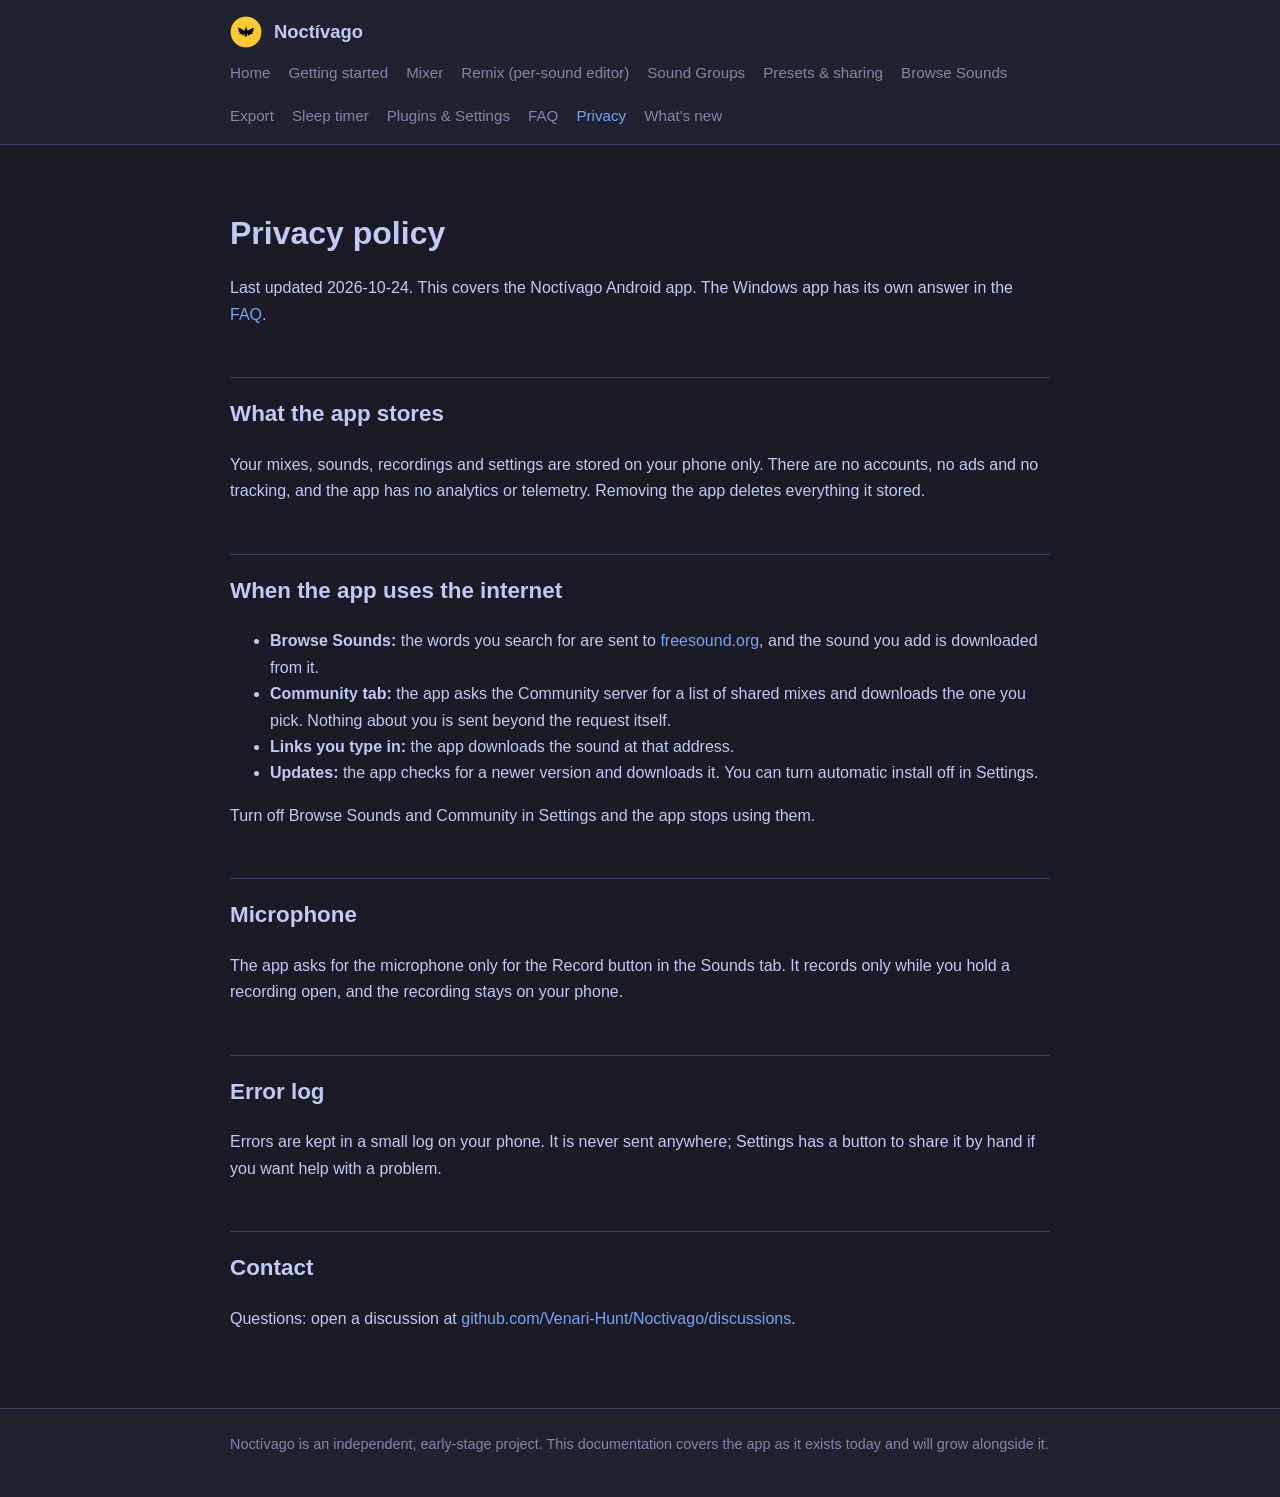
<file: privacy.html>
<!doctype html>
<html lang="en">
<head>
<meta charset="utf-8">
<meta name="viewport" content="width=device-width, initial-scale=1">
<title>Privacy — Noctívago Docs</title>
<meta name="description" content="Privacy policy for the Noctívago Android app: no accounts, no ads, no tracking, and what the app contacts the internet for.">
<link rel="canonical" href="https://venari-hunt.github.io/noctivago-docs/privacy.html">
<link rel="icon" href="assets/img/favicon.png">
<link rel="stylesheet" href="assets/style.css">
</head>
<body>
<header class="site-header">
  <div class="wrap">
    <img class="logo" src="assets/img/favicon.png" alt="">
    <span class="brand">Noctívago</span>
    <nav class="site-nav">
      <a href="index.html">Home</a>
      <a href="getting-started.html">Getting started</a>
      <a href="mixer.html">Mixer</a>
      <a href="remix.html">Remix (per-sound editor)</a>
      <a href="sound-groups.html">Sound Groups</a>
      <a href="presets.html">Presets &amp; sharing</a>
      <a href="browse-sounds.html">Browse Sounds</a>
      <a href="export.html">Export</a>
      <a href="sleep-timer.html">Sleep timer</a>
      <a href="plugins.html">Plugins &amp; Settings</a>
      <a href="faq.html">FAQ</a>
      <a href="privacy.html" class="active">Privacy</a>
      <a href="changelog.html">What's new</a>
    </nav>
  </div>
</header>

<main>
  <div class="wrap">
    <h1>Privacy policy</h1>
    <p>Last updated 2026-10-24. This covers the Noctívago Android app. The Windows app has its own answer in the <a href="faq.html">FAQ</a>.</p>

    <h2>What the app stores</h2>
    <p>Your mixes, sounds, recordings and settings are stored on your phone only. There are no accounts, no ads and no tracking, and the app has no analytics or telemetry. Removing the app deletes everything it stored.</p>

    <h2>When the app uses the internet</h2>
    <ul>
      <li><strong>Browse Sounds:</strong> the words you search for are sent to <a href="https://freesound.org">freesound.org</a>, and the sound you add is downloaded from it.</li>
      <li><strong>Community tab:</strong> the app asks the Community server for a list of shared mixes and downloads the one you pick. Nothing about you is sent beyond the request itself.</li>
      <li><strong>Links you type in:</strong> the app downloads the sound at that address.</li>
      <li><strong>Updates:</strong> the app checks for a newer version and downloads it. You can turn automatic install off in Settings.</li>
    </ul>
    <p>Turn off Browse Sounds and Community in Settings and the app stops using them.</p>

    <h2>Microphone</h2>
    <p>The app asks for the microphone only for the Record button in the Sounds tab. It records only while you hold a recording open, and the recording stays on your phone.</p>

    <h2>Error log</h2>
    <p>Errors are kept in a small log on your phone. It is never sent anywhere; Settings has a button to share it by hand if you want help with a problem.</p>

    <h2>Contact</h2>
    <p>Questions: open a discussion at <a href="https://github.com/Venari-Hunt/Noctivago/discussions">github.com/Venari-Hunt/Noctivago/discussions</a>.</p>
  </div>
</main>

<footer><div class="wrap">Noctívago is an independent, early-stage project. This documentation covers the app as it exists today and will grow alongside it.</div></footer>
</body>
</html>
</file>
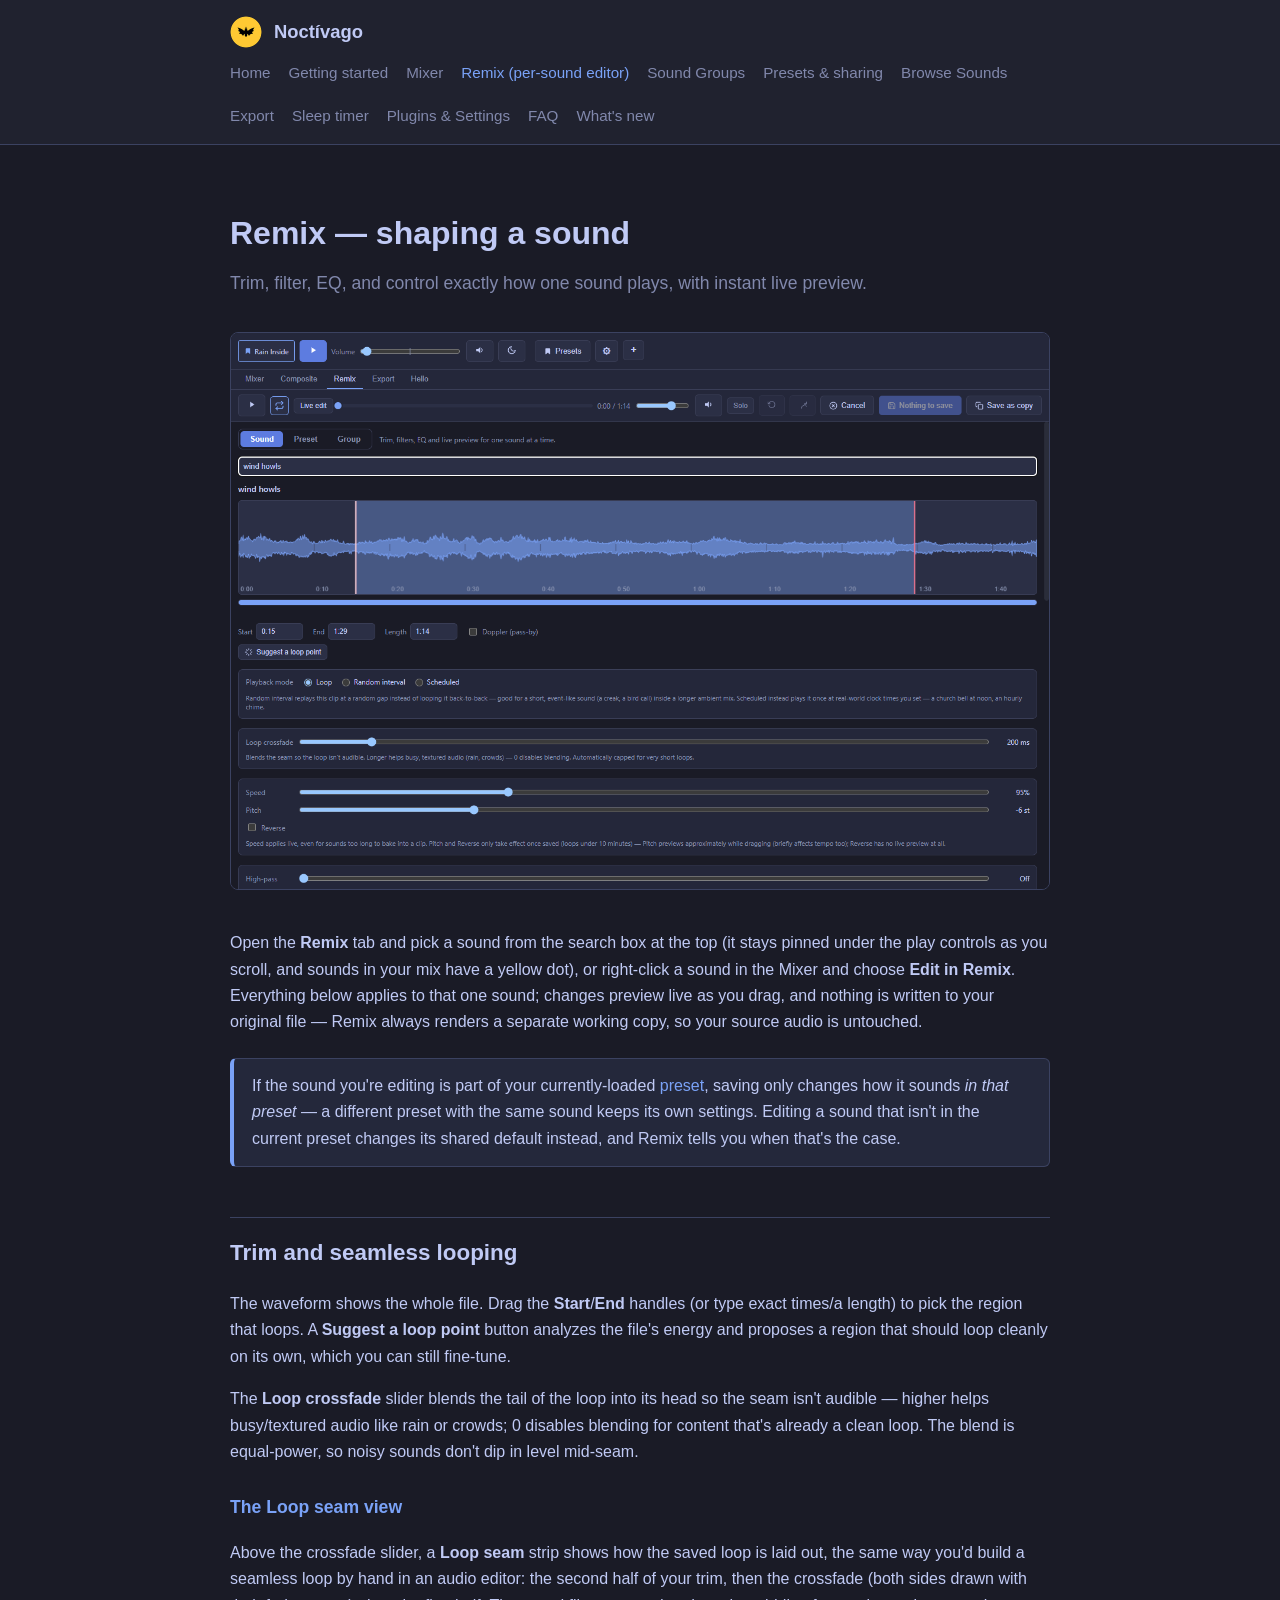
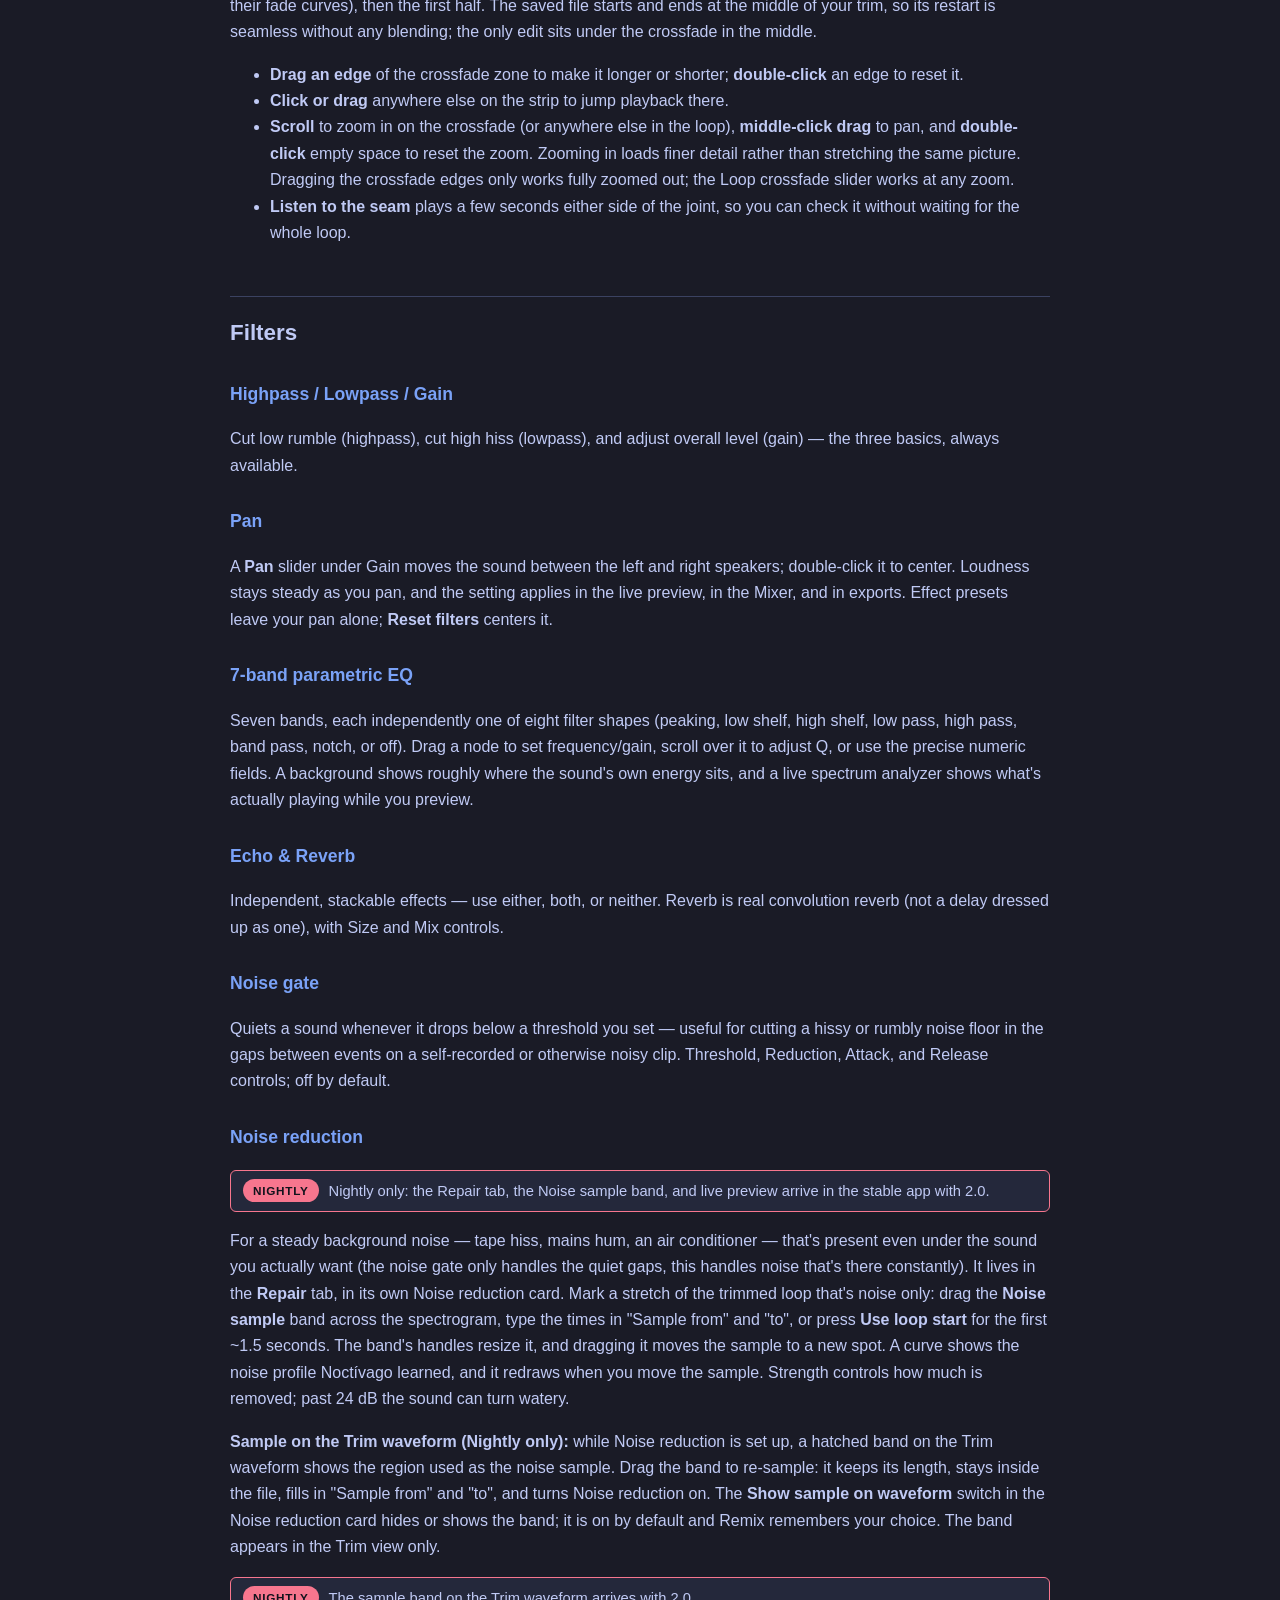
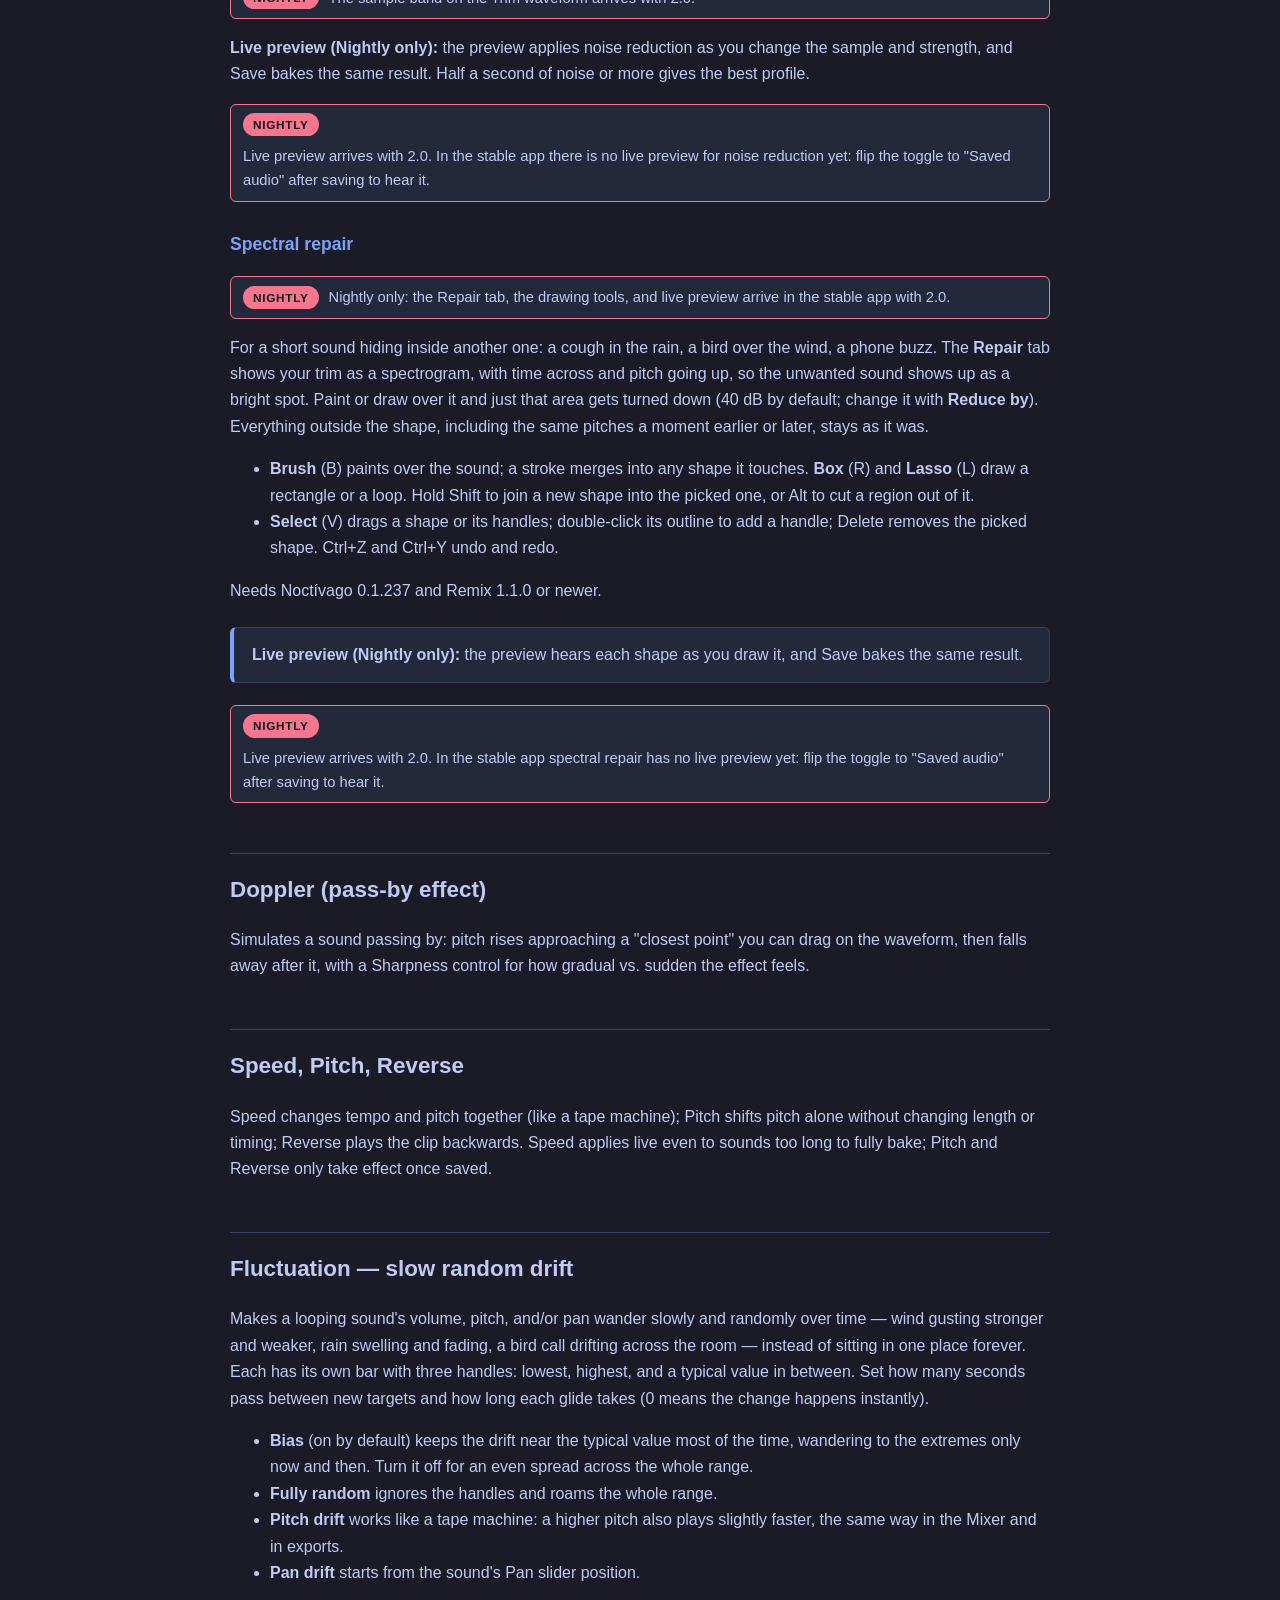
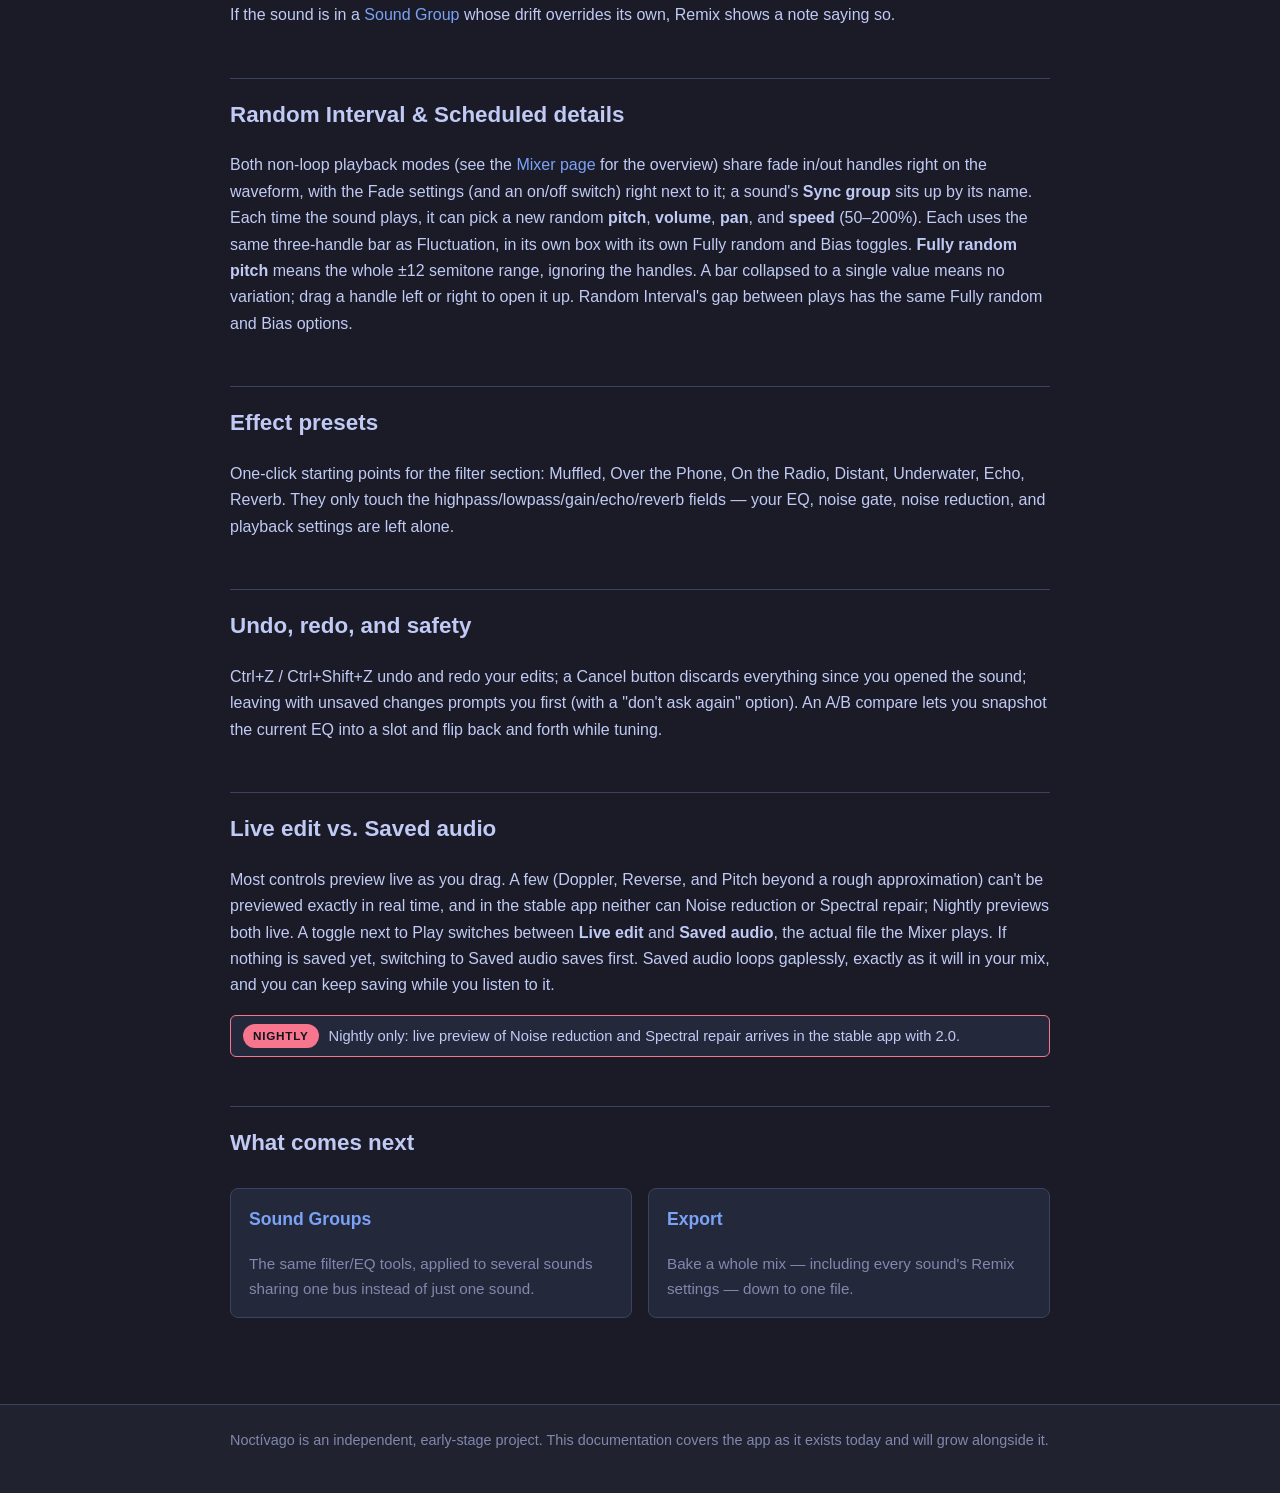
<file: remix.html>
<!doctype html>
<html lang="en">
<head>
<meta charset="utf-8">
<meta name="viewport" content="width=device-width, initial-scale=1">
<title>Remix: Trim, Filters, EQ, Reverb, Noise Reduction, Spectral Repair — Noctívago Docs</title>
<meta name="description" content="Noctívago's Remix tab: trim a seamless loop, shape a sound with EQ/reverb/echo/noise gate/noise reduction/spectral repair, add a Doppler pass-by effect, change speed and pitch, and randomize playback.">
<link rel="canonical" href="https://venari-hunt.github.io/noctivago-docs/remix.html">
<link rel="icon" href="assets/img/favicon.png">
<link rel="stylesheet" href="assets/style.css">
</head>
<body>
<header class="site-header">
  <div class="wrap">
    <img class="logo" src="assets/img/favicon.png" alt="">
    <span class="brand">Noctívago</span>
    <nav class="site-nav">
      <a href="index.html">Home</a>
      <a href="getting-started.html">Getting started</a>
      <a href="mixer.html">Mixer</a>
      <a href="remix.html" class="active">Remix (per-sound editor)</a>
      <a href="sound-groups.html">Sound Groups</a>
      <a href="presets.html">Presets &amp; sharing</a>
      <a href="browse-sounds.html">Browse Sounds</a>
      <a href="export.html">Export</a>
      <a href="sleep-timer.html">Sleep timer</a>
      <a href="plugins.html">Plugins &amp; Settings</a>
      <a href="faq.html">FAQ</a>
      <a href="changelog.html">What's new</a>
    </nav>
  </div>
</header>

<main>
  <div class="wrap">
    <h1>Remix — shaping a sound</h1>
    <p class="subtitle">Trim, filter, EQ, and control exactly how one sound plays, with instant live preview.</p>

    <img class="screenshot" src="assets/img/screenshot-remix.png" alt="The Remix tab: a waveform with trim handles, and filter/EQ controls below it">

    <p>Open the <strong>Remix</strong> tab and pick a sound from the search box at the top (it stays pinned under the play controls as you scroll, and sounds in your mix have a yellow dot), or right-click a sound in the Mixer and choose <strong>Edit in Remix</strong>. Everything below applies to that one sound; changes preview live as you drag, and nothing is written to your original file — Remix always renders a separate working copy, so your source audio is untouched.</p>

    <div class="callout">If the sound you're editing is part of your currently-loaded <a href="mixer.html#presets">preset</a>, saving only changes how it sounds <em>in that preset</em> — a different preset with the same sound keeps its own settings. Editing a sound that isn't in the current preset changes its shared default instead, and Remix tells you when that's the case.</div>

    <h2>Trim and seamless looping</h2>
    <p>The waveform shows the whole file. Drag the <strong>Start</strong>/<strong>End</strong> handles (or type exact times/a length) to pick the region that loops. A <strong>Suggest a loop point</strong> button analyzes the file's energy and proposes a region that should loop cleanly on its own, which you can still fine-tune.</p>
    <p>The <strong>Loop crossfade</strong> slider blends the tail of the loop into its head so the seam isn't audible — higher helps busy/textured audio like rain or crowds; 0 disables blending for content that's already a clean loop. The blend is equal-power, so noisy sounds don't dip in level mid-seam.</p>

    <h3 id="loop-seam">The Loop seam view</h3>
    <p>Above the crossfade slider, a <strong>Loop seam</strong> strip shows how the saved loop is laid out, the same way you'd build a seamless loop by hand in an audio editor: the second half of your trim, then the crossfade (both sides drawn with their fade curves), then the first half. The saved file starts and ends at the middle of your trim, so its restart is seamless without any blending; the only edit sits under the crossfade in the middle.</p>
    <ul>
      <li><strong>Drag an edge</strong> of the crossfade zone to make it longer or shorter; <strong>double-click</strong> an edge to reset it.</li>
      <li><strong>Click or drag</strong> anywhere else on the strip to jump playback there.</li>
      <li><strong>Scroll</strong> to zoom in on the crossfade (or anywhere else in the loop), <strong>middle-click drag</strong> to pan, and <strong>double-click</strong> empty space to reset the zoom. Zooming in loads finer detail rather than stretching the same picture. Dragging the crossfade edges only works fully zoomed out; the Loop crossfade slider works at any zoom.</li>
      <li><strong>Listen to the seam</strong> plays a few seconds either side of the joint, so you can check it without waiting for the whole loop.</li>
    </ul>

    <h2>Filters</h2>
    <h3>Highpass / Lowpass / Gain</h3>
    <p>Cut low rumble (highpass), cut high hiss (lowpass), and adjust overall level (gain) — the three basics, always available.</p>

    <h3 id="pan">Pan</h3>
    <p>A <strong>Pan</strong> slider under Gain moves the sound between the left and right speakers; double-click it to center. Loudness stays steady as you pan, and the setting applies in the live preview, in the Mixer, and in exports. Effect presets leave your pan alone; <strong>Reset filters</strong> centers it.</p>

    <h3>7-band parametric EQ</h3>
    <p>Seven bands, each independently one of eight filter shapes (peaking, low shelf, high shelf, low pass, high pass, band pass, notch, or off). Drag a node to set frequency/gain, scroll over it to adjust Q, or use the precise numeric fields. A background shows roughly where the sound's own energy sits, and a live spectrum analyzer shows what's actually playing while you preview.</p>

    <h3>Echo &amp; Reverb</h3>
    <p>Independent, stackable effects — use either, both, or neither. Reverb is real convolution reverb (not a delay dressed up as one), with Size and Mix controls.</p>

    <h3 id="noise-gate">Noise gate</h3>
    <p>Quiets a sound whenever it drops below a threshold you set — useful for cutting a hissy or rumbly noise floor in the gaps between events on a self-recorded or otherwise noisy clip. Threshold, Reduction, Attack, and Release controls; off by default.</p>

    <h3 id="noise-reduction">Noise reduction</h3>
    <div class="nightly-flag"><span class="nightly-pill">Nightly</span><span>Nightly only: the Repair tab, the Noise sample band, and live preview arrive in the stable app with 2.0.</span></div>
    <p>For a steady background noise — tape hiss, mains hum, an air conditioner — that's present even under the sound you actually want (the noise gate only handles the quiet gaps, this handles noise that's there constantly). It lives in the <strong>Repair</strong> tab, in its own Noise reduction card. Mark a stretch of the trimmed loop that's noise only: drag the <strong>Noise sample</strong> band across the spectrogram, type the times in "Sample from" and "to", or press <strong>Use loop start</strong> for the first ~1.5 seconds. The band's handles resize it, and dragging it moves the sample to a new spot. A curve shows the noise profile Noctívago learned, and it redraws when you move the sample. Strength controls how much is removed; past 24 dB the sound can turn watery.</p>
    <p><strong>Sample on the Trim waveform (Nightly only):</strong> while Noise reduction is set up, a hatched band on the Trim waveform shows the region used as the noise sample. Drag the band to re-sample: it keeps its length, stays inside the file, fills in "Sample from" and "to", and turns Noise reduction on. The <strong>Show sample on waveform</strong> switch in the Noise reduction card hides or shows the band; it is on by default and Remix remembers your choice. The band appears in the Trim view only.</p>
    <div class="nightly-flag"><span class="nightly-pill">Nightly</span><span>The sample band on the Trim waveform arrives with 2.0.</span></div>
    <p><strong>Live preview (Nightly only):</strong> the preview applies noise reduction as you change the sample and strength, and Save bakes the same result. Half a second of noise or more gives the best profile.</p>
    <div class="nightly-flag"><span class="nightly-pill">Nightly</span><span>Live preview arrives with 2.0. In the stable app there is no live preview for noise reduction yet: flip the toggle to "Saved audio" after saving to hear it.</span></div>

    <h3 id="spectral-repair">Spectral repair</h3>
    <div class="nightly-flag"><span class="nightly-pill">Nightly</span><span>Nightly only: the Repair tab, the drawing tools, and live preview arrive in the stable app with 2.0.</span></div>
    <p>For a short sound hiding inside another one: a cough in the rain, a bird over the wind, a phone buzz. The <strong>Repair</strong> tab shows your trim as a spectrogram, with time across and pitch going up, so the unwanted sound shows up as a bright spot. Paint or draw over it and just that area gets turned down (40 dB by default; change it with <strong>Reduce by</strong>). Everything outside the shape, including the same pitches a moment earlier or later, stays as it was.</p>
    <ul>
      <li><strong>Brush</strong> (B) paints over the sound; a stroke merges into any shape it touches. <strong>Box</strong> (R) and <strong>Lasso</strong> (L) draw a rectangle or a loop. Hold Shift to join a new shape into the picked one, or Alt to cut a region out of it.</li>
      <li><strong>Select</strong> (V) drags a shape or its handles; double-click its outline to add a handle; Delete removes the picked shape. Ctrl+Z and Ctrl+Y undo and redo.</li>
    </ul>
    <p>Needs Noctívago 0.1.237 and Remix 1.1.0 or newer.</p>
    <div class="callout"><strong>Live preview (Nightly only):</strong> the preview hears each shape as you draw it, and Save bakes the same result.</div>
    <div class="nightly-flag"><span class="nightly-pill">Nightly</span><span>Live preview arrives with 2.0. In the stable app spectral repair has no live preview yet: flip the toggle to "Saved audio" after saving to hear it.</span></div>

    <h2>Doppler (pass-by effect)</h2>
    <p>Simulates a sound passing by: pitch rises approaching a "closest point" you can drag on the waveform, then falls away after it, with a Sharpness control for how gradual vs. sudden the effect feels.</p>

    <h2>Speed, Pitch, Reverse</h2>
    <p>Speed changes tempo and pitch together (like a tape machine); Pitch shifts pitch alone without changing length or timing; Reverse plays the clip backwards. Speed applies live even to sounds too long to fully bake; Pitch and Reverse only take effect once saved.</p>

    <h2>Fluctuation — slow random drift</h2>
    <p>Makes a looping sound's volume, pitch, and/or pan wander slowly and randomly over time — wind gusting stronger and weaker, rain swelling and fading, a bird call drifting across the room — instead of sitting in one place forever. Each has its own bar with three handles: lowest, highest, and a typical value in between. Set how many seconds pass between new targets and how long each glide takes (0 means the change happens instantly).</p>
    <ul>
      <li><strong>Bias</strong> (on by default) keeps the drift near the typical value most of the time, wandering to the extremes only now and then. Turn it off for an even spread across the whole range.</li>
      <li><strong>Fully random</strong> ignores the handles and roams the whole range.</li>
      <li><strong>Pitch drift</strong> works like a tape machine: a higher pitch also plays slightly faster, the same way in the Mixer and in exports.</li>
      <li><strong>Pan drift</strong> starts from the sound's Pan slider position.</li>
    </ul>
    <p>If the sound is in a <a href="sound-groups.html#group-drift">Sound Group</a> whose drift overrides its own, Remix shows a note saying so.</p>

    <h2>Random Interval &amp; Scheduled details</h2>
    <p>Both non-loop playback modes (see the <a href="mixer.html#playback-modes">Mixer page</a> for the overview) share fade in/out handles right on the waveform, with the Fade settings (and an on/off switch) right next to it; a sound's <strong>Sync group</strong> sits up by its name. Each time the sound plays, it can pick a new random <strong>pitch</strong>, <strong>volume</strong>, <strong>pan</strong>, and <strong>speed</strong> (50–200%). Each uses the same three-handle bar as Fluctuation, in its own box with its own Fully random and Bias toggles. <strong>Fully random pitch</strong> means the whole ±12 semitone range, ignoring the handles. A bar collapsed to a single value means no variation; drag a handle left or right to open it up. Random Interval's gap between plays has the same Fully random and Bias options.</p>

    <h2>Effect presets</h2>
    <p>One-click starting points for the filter section: Muffled, Over the Phone, On the Radio, Distant, Underwater, Echo, Reverb. They only touch the highpass/lowpass/gain/echo/reverb fields — your EQ, noise gate, noise reduction, and playback settings are left alone.</p>

    <h2>Undo, redo, and safety</h2>
    <p>Ctrl+Z / Ctrl+Shift+Z undo and redo your edits; a Cancel button discards everything since you opened the sound; leaving with unsaved changes prompts you first (with a "don't ask again" option). An A/B compare lets you snapshot the current EQ into a slot and flip back and forth while tuning.</p>

    <h2>Live edit vs. Saved audio</h2>
    <p>Most controls preview live as you drag. A few (Doppler, Reverse, and Pitch beyond a rough approximation) can't be previewed exactly in real time, and in the stable app neither can Noise reduction or Spectral repair; Nightly previews both live. A toggle next to Play switches between <strong>Live edit</strong> and <strong>Saved audio</strong>, the actual file the Mixer plays. If nothing is saved yet, switching to Saved audio saves first. Saved audio loops gaplessly, exactly as it will in your mix, and you can keep saving while you listen to it.</p>
    <div class="nightly-flag"><span class="nightly-pill">Nightly</span><span>Nightly only: live preview of Noise reduction and Spectral repair arrives in the stable app with 2.0.</span></div>

    <h2>What comes next</h2>
    <div class="feature-grid">
      <div class="card"><h3><a href="sound-groups.html">Sound Groups</a></h3><p>The same filter/EQ tools, applied to several sounds sharing one bus instead of just one sound.</p></div>
      <div class="card"><h3><a href="export.html">Export</a></h3><p>Bake a whole mix — including every sound's Remix settings — down to one file.</p></div>
    </div>
  </div>
</main>

<footer><div class="wrap">Noctívago is an independent, early-stage project. This documentation covers the app as it exists today and will grow alongside it.</div></footer>
</body>
</html>
</file>
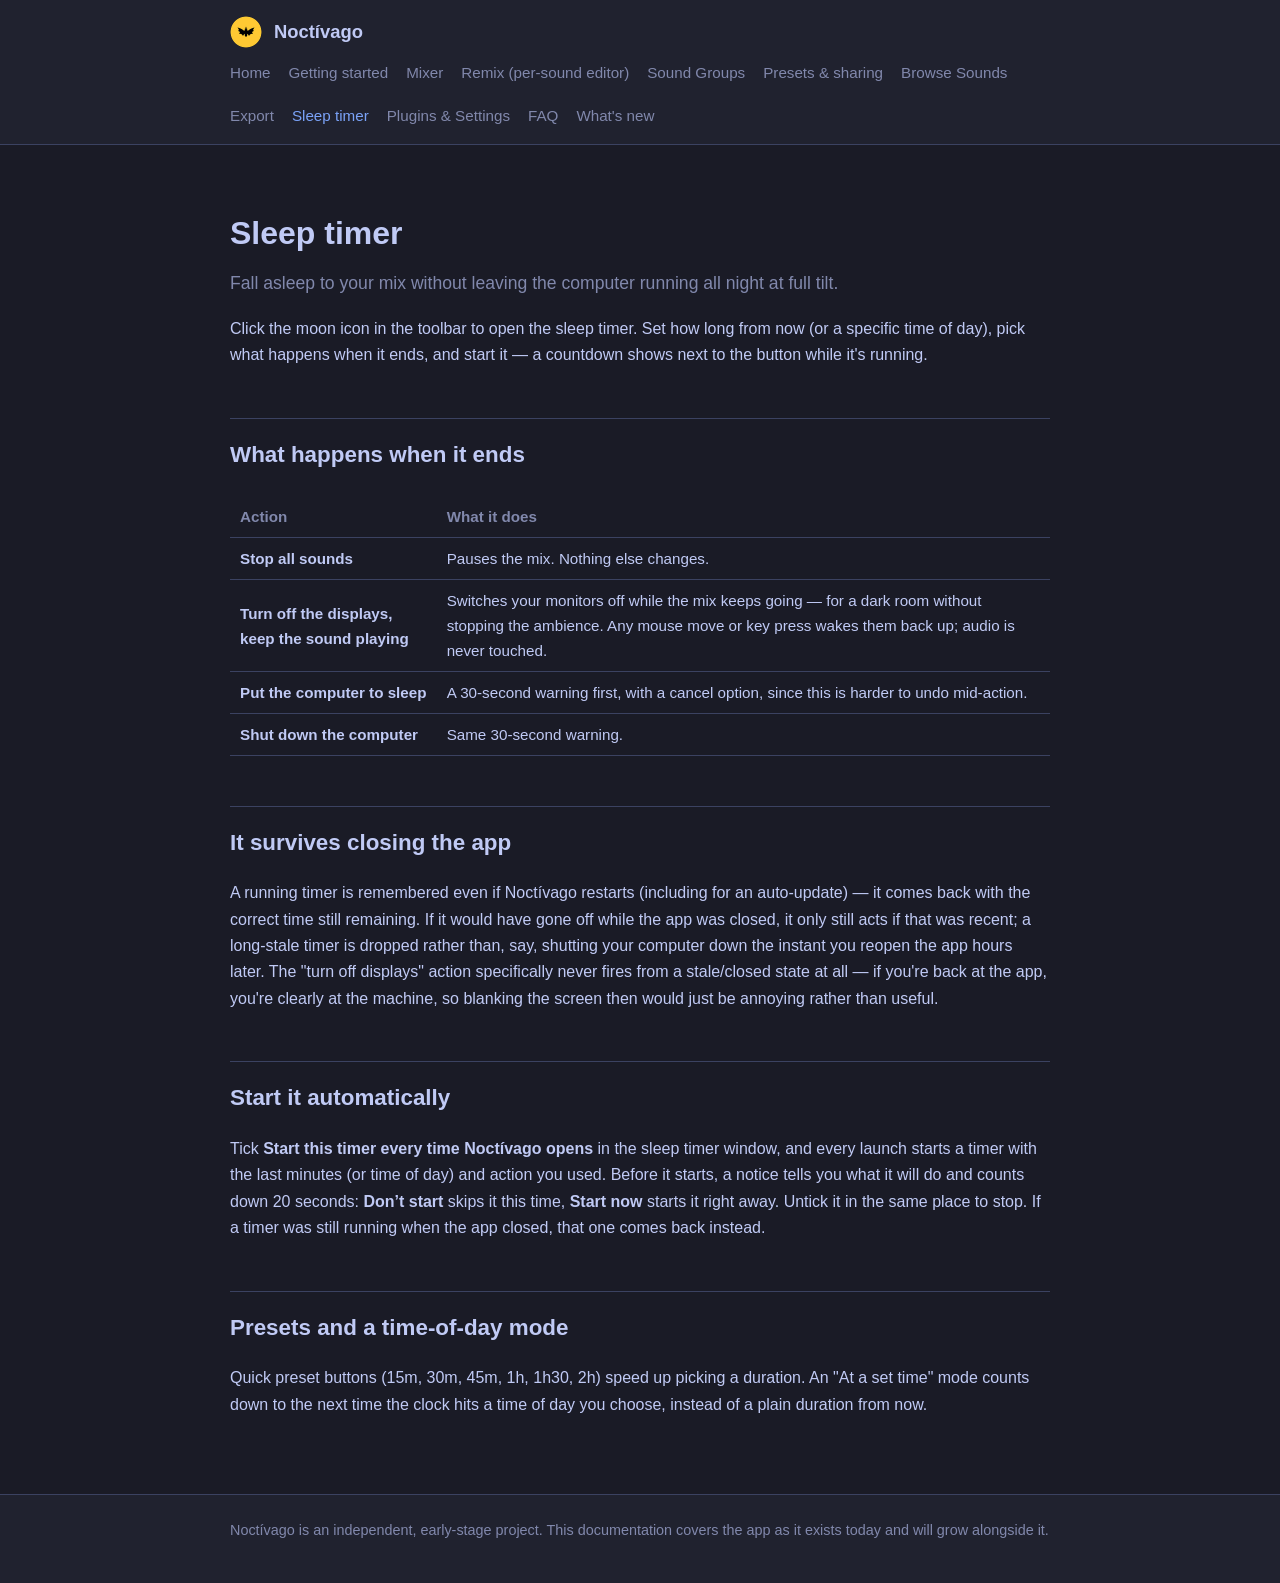
<file: sleep-timer.html>
<!doctype html>
<html lang="en">
<head>
<meta charset="utf-8">
<meta name="viewport" content="width=device-width, initial-scale=1">
<title>Sleep Timer — Noctívago Docs</title>
<meta name="description" content="Noctívago's sleep timer: stop your mix, turn off just your displays and keep it playing, sleep, or shut down your PC on a timer or at a set time.">
<link rel="canonical" href="https://venari-hunt.github.io/noctivago-docs/sleep-timer.html">
<link rel="icon" href="assets/img/favicon.png">
<link rel="stylesheet" href="assets/style.css">
</head>
<body>
<header class="site-header">
  <div class="wrap">
    <img class="logo" src="assets/img/favicon.png" alt="">
    <span class="brand">Noctívago</span>
    <nav class="site-nav">
      <a href="index.html">Home</a>
      <a href="getting-started.html">Getting started</a>
      <a href="mixer.html">Mixer</a>
      <a href="remix.html">Remix (per-sound editor)</a>
      <a href="sound-groups.html">Sound Groups</a>
      <a href="presets.html">Presets &amp; sharing</a>
      <a href="browse-sounds.html">Browse Sounds</a>
      <a href="export.html">Export</a>
      <a href="sleep-timer.html" class="active">Sleep timer</a>
      <a href="plugins.html">Plugins &amp; Settings</a>
      <a href="faq.html">FAQ</a>
      <a href="changelog.html">What's new</a>
    </nav>
  </div>
</header>

<main>
  <div class="wrap">
    <h1>Sleep timer</h1>
    <p class="subtitle">Fall asleep to your mix without leaving the computer running all night at full tilt.</p>

    <p>Click the moon icon in the toolbar to open the sleep timer. Set how long from now (or a specific time of day), pick what happens when it ends, and start it — a countdown shows next to the button while it's running.</p>

    <h2>What happens when it ends</h2>
    <table>
      <tr><th>Action</th><th>What it does</th></tr>
      <tr><td><strong>Stop all sounds</strong></td><td>Pauses the mix. Nothing else changes.</td></tr>
      <tr><td><strong>Turn off the displays, keep the sound playing</strong></td><td>Switches your monitors off while the mix keeps going — for a dark room without stopping the ambience. Any mouse move or key press wakes them back up; audio is never touched.</td></tr>
      <tr><td><strong>Put the computer to sleep</strong></td><td>A 30-second warning first, with a cancel option, since this is harder to undo mid-action.</td></tr>
      <tr><td><strong>Shut down the computer</strong></td><td>Same 30-second warning.</td></tr>
    </table>

    <h2>It survives closing the app</h2>
    <p>A running timer is remembered even if Noctívago restarts (including for an auto-update) — it comes back with the correct time still remaining. If it would have gone off while the app was closed, it only still acts if that was recent; a long-stale timer is dropped rather than, say, shutting your computer down the instant you reopen the app hours later. The "turn off displays" action specifically never fires from a stale/closed state at all — if you're back at the app, you're clearly at the machine, so blanking the screen then would just be annoying rather than useful.</p>

    <h2>Start it automatically</h2>
    <p>Tick <strong>Start this timer every time Noctívago opens</strong> in the sleep timer window, and every launch starts a timer with the last minutes (or time of day) and action you used. Before it starts, a notice tells you what it will do and counts down 20 seconds: <strong>Don&rsquo;t start</strong> skips it this time, <strong>Start now</strong> starts it right away. Untick it in the same place to stop. If a timer was still running when the app closed, that one comes back instead.</p>

    <h2>Presets and a time-of-day mode</h2>
    <p>Quick preset buttons (15m, 30m, 45m, 1h, 1h30, 2h) speed up picking a duration. An "At a set time" mode counts down to the next time the clock hits a time of day you choose, instead of a plain duration from now.</p>
  </div>
</main>

<footer><div class="wrap">Noctívago is an independent, early-stage project. This documentation covers the app as it exists today and will grow alongside it.</div></footer>
</body>
</html>
</file>
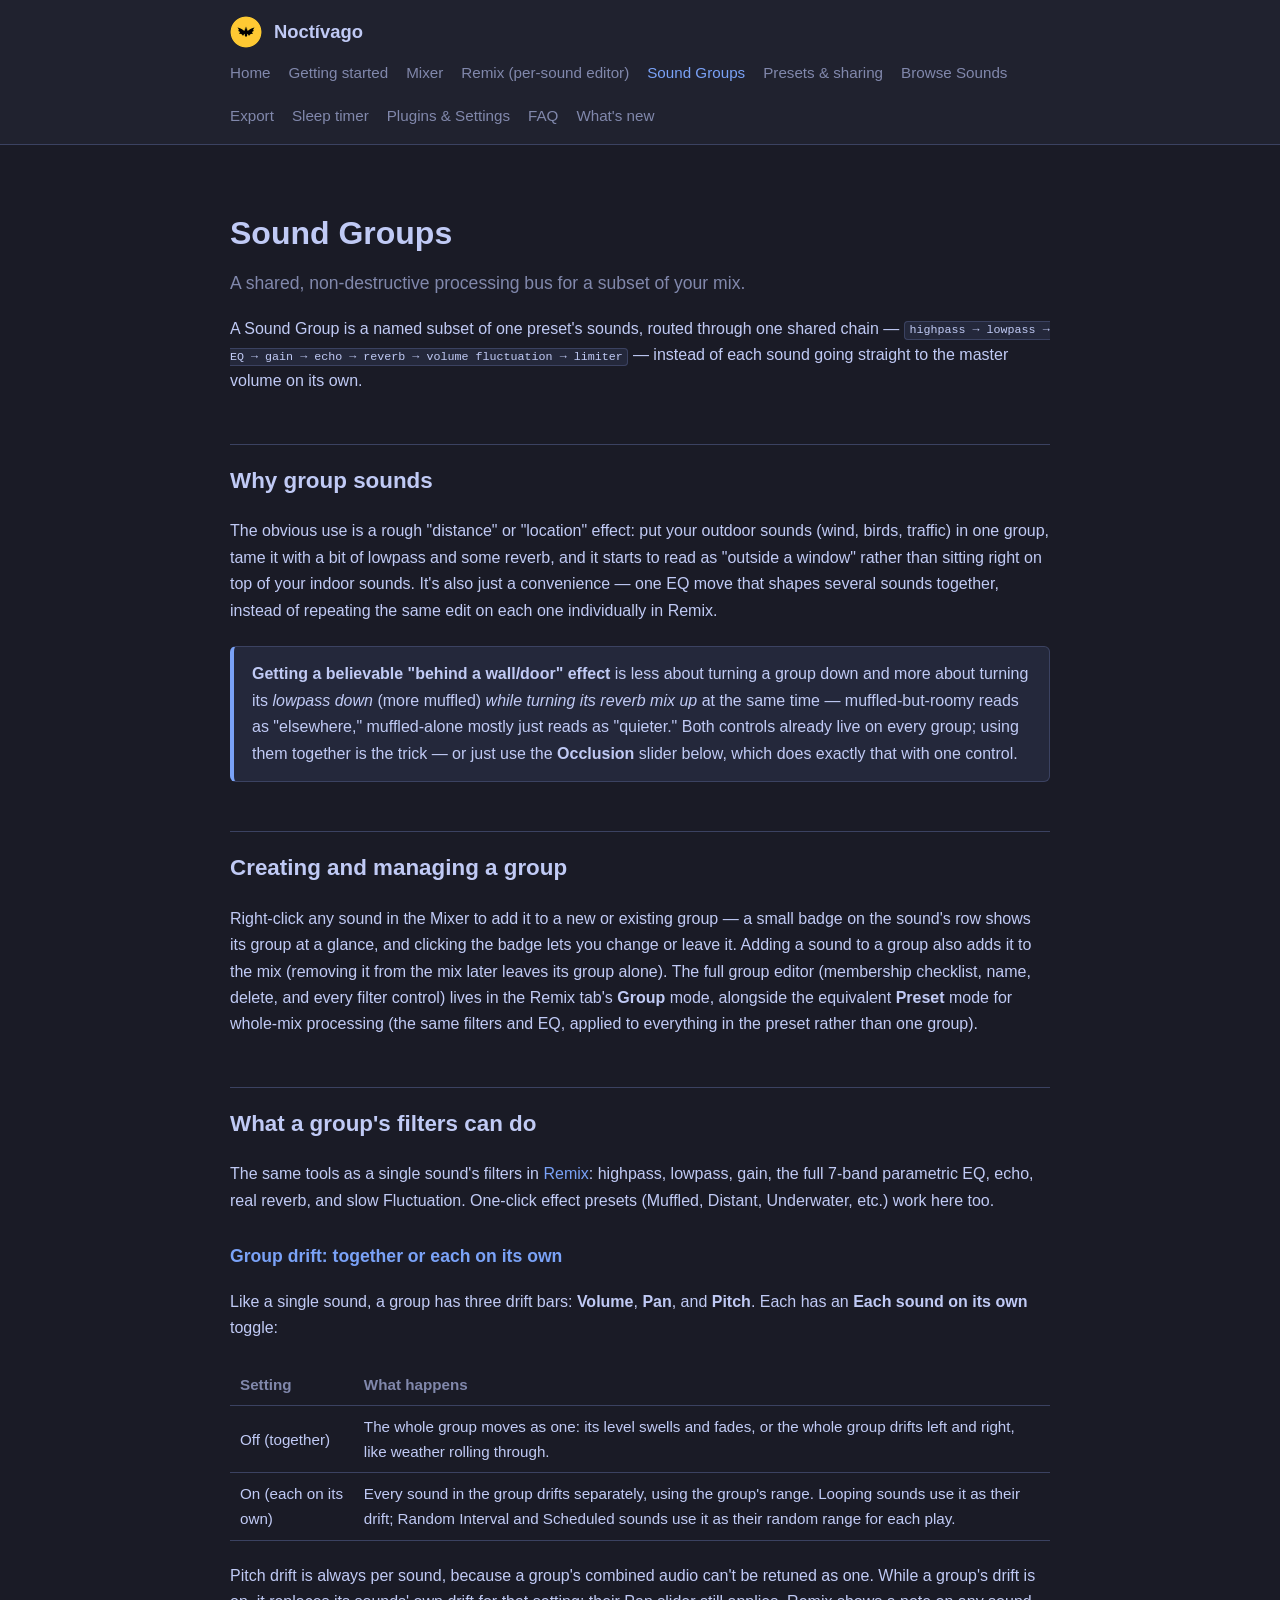
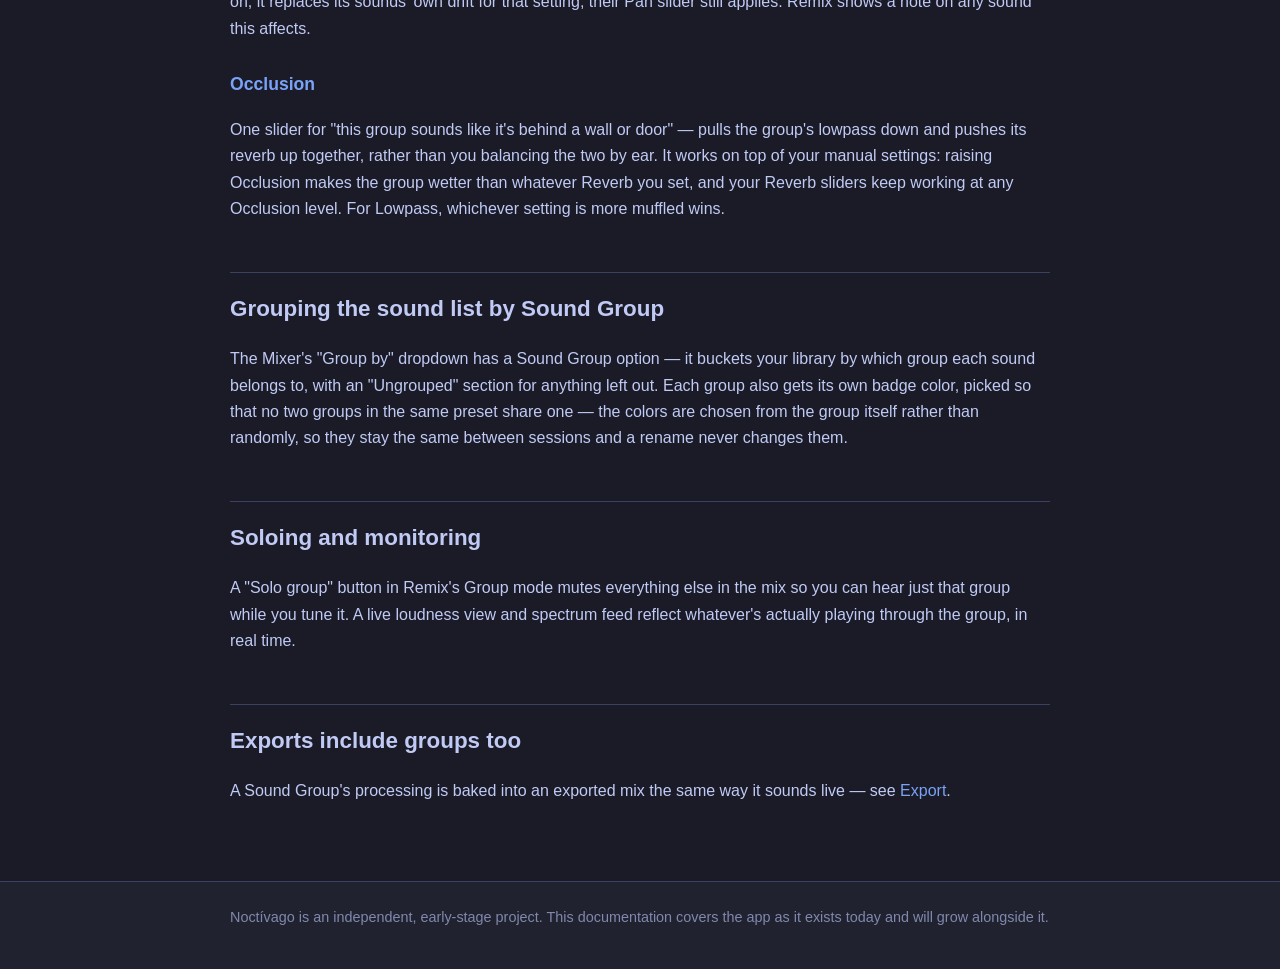
<file: sound-groups.html>
<!doctype html>
<html lang="en">
<head>
<meta charset="utf-8">
<meta name="viewport" content="width=device-width, initial-scale=1">
<title>Sound Groups — Noctívago Docs</title>
<meta name="description" content="Route a subset of your Noctívago mix through a shared EQ/reverb bus with Sound Groups — for effects like 'outside vs. inside' on your ambience.">
<link rel="canonical" href="https://venari-hunt.github.io/noctivago-docs/sound-groups.html">
<link rel="icon" href="assets/img/favicon.png">
<link rel="stylesheet" href="assets/style.css">
</head>
<body>
<header class="site-header">
  <div class="wrap">
    <img class="logo" src="assets/img/favicon.png" alt="">
    <span class="brand">Noctívago</span>
    <nav class="site-nav">
      <a href="index.html">Home</a>
      <a href="getting-started.html">Getting started</a>
      <a href="mixer.html">Mixer</a>
      <a href="remix.html">Remix (per-sound editor)</a>
      <a href="sound-groups.html" class="active">Sound Groups</a>
      <a href="presets.html">Presets &amp; sharing</a>
      <a href="browse-sounds.html">Browse Sounds</a>
      <a href="export.html">Export</a>
      <a href="sleep-timer.html">Sleep timer</a>
      <a href="plugins.html">Plugins &amp; Settings</a>
      <a href="faq.html">FAQ</a>
      <a href="changelog.html">What's new</a>
    </nav>
  </div>
</header>

<main>
  <div class="wrap">
    <h1>Sound Groups</h1>
    <p class="subtitle">A shared, non-destructive processing bus for a subset of your mix.</p>

    <p>A Sound Group is a named subset of one preset's sounds, routed through one shared chain — <code>highpass → lowpass → EQ → gain → echo → reverb → volume fluctuation → limiter</code> — instead of each sound going straight to the master volume on its own.</p>

    <h2>Why group sounds</h2>
    <p>The obvious use is a rough "distance" or "location" effect: put your outdoor sounds (wind, birds, traffic) in one group, tame it with a bit of lowpass and some reverb, and it starts to read as "outside a window" rather than sitting right on top of your indoor sounds. It's also just a convenience — one EQ move that shapes several sounds together, instead of repeating the same edit on each one individually in Remix.</p>

    <div class="callout">
      <strong>Getting a believable "behind a wall/door" effect</strong> is less about turning a group down and more about turning its <em>lowpass down</em> (more muffled) <em>while turning its reverb mix up</em> at the same time — muffled-but-roomy reads as "elsewhere," muffled-alone mostly just reads as "quieter." Both controls already live on every group; using them together is the trick — or just use the <strong>Occlusion</strong> slider below, which does exactly that with one control.
    </div>

    <h2>Creating and managing a group</h2>
    <p>Right-click any sound in the Mixer to add it to a new or existing group — a small badge on the sound's row shows its group at a glance, and clicking the badge lets you change or leave it. Adding a sound to a group also adds it to the mix (removing it from the mix later leaves its group alone). The full group editor (membership checklist, name, delete, and every filter control) lives in the Remix tab's <strong>Group</strong> mode, alongside the equivalent <strong>Preset</strong> mode for whole-mix processing (the same filters and EQ, applied to everything in the preset rather than one group).</p>

    <h2>What a group's filters can do</h2>
    <p>The same tools as a single sound's filters in <a href="remix.html">Remix</a>: highpass, lowpass, gain, the full 7-band parametric EQ, echo, real reverb, and slow Fluctuation. One-click effect presets (Muffled, Distant, Underwater, etc.) work here too.</p>

    <h3 id="group-drift">Group drift: together or each on its own</h3>
    <p>Like a single sound, a group has three drift bars: <strong>Volume</strong>, <strong>Pan</strong>, and <strong>Pitch</strong>. Each has an <strong>Each sound on its own</strong> toggle:</p>
    <table>
      <tr><th>Setting</th><th>What happens</th></tr>
      <tr><td>Off (together)</td><td>The whole group moves as one: its level swells and fades, or the whole group drifts left and right, like weather rolling through.</td></tr>
      <tr><td>On (each on its own)</td><td>Every sound in the group drifts separately, using the group's range. Looping sounds use it as their drift; Random Interval and Scheduled sounds use it as their random range for each play.</td></tr>
    </table>
    <p>Pitch drift is always per sound, because a group's combined audio can't be retuned as one. While a group's drift is on, it replaces its sounds' own drift for that setting; their Pan slider still applies. Remix shows a note on any sound this affects.</p>

    <h3 id="occlusion">Occlusion</h3>
    <p>One slider for "this group sounds like it's behind a wall or door" — pulls the group's lowpass down and pushes its reverb up together, rather than you balancing the two by ear. It works on top of your manual settings: raising Occlusion makes the group wetter than whatever Reverb you set, and your Reverb sliders keep working at any Occlusion level. For Lowpass, whichever setting is more muffled wins.</p>

    <h2>Grouping the sound list by Sound Group</h2>
    <p>The Mixer's "Group by" dropdown has a Sound Group option — it buckets your library by which group each sound belongs to, with an "Ungrouped" section for anything left out. Each group also gets its own badge color, picked so that no two groups in the same preset share one — the colors are chosen from the group itself rather than randomly, so they stay the same between sessions and a rename never changes them.</p>

    <h2>Soloing and monitoring</h2>
    <p>A "Solo group" button in Remix's Group mode mutes everything else in the mix so you can hear just that group while you tune it. A live loudness view and spectrum feed reflect whatever's actually playing through the group, in real time.</p>

    <h2>Exports include groups too</h2>
    <p>A Sound Group's processing is baked into an exported mix the same way it sounds live — see <a href="export.html">Export</a>.</p>
  </div>
</main>

<footer><div class="wrap">Noctívago is an independent, early-stage project. This documentation covers the app as it exists today and will grow alongside it.</div></footer>
</body>
</html>
</file>
<file: assets/style.css>
:root {
  --bg: #1a1b26;
  --bg-alt: #20222f;
  --card: #24283b;
  --border: #3b4261;
  --text: #c0caf5;
  --text-dim: #8188ac;
  --accent: #7aa2f7;
  --pink: #f7768e;
  --green: #9ece6a;
}

* { box-sizing: border-box; }

html { scroll-behavior: smooth; }

body {
  margin: 0;
  background: var(--bg);
  color: var(--text);
  font-family: -apple-system, "Segoe UI", Roboto, Helvetica, Arial, sans-serif;
  line-height: 1.65;
}

a { color: var(--accent); text-decoration: none; }
a:hover { text-decoration: underline; }

.wrap {
  max-width: 860px;
  margin: 0 auto;
  padding: 0 20px;
}

header.site-header {
  border-bottom: 1px solid var(--border);
  background: var(--bg-alt);
}

.site-header .wrap {
  display: flex;
  align-items: center;
  gap: 12px;
  padding-top: 16px;
  padding-bottom: 16px;
  flex-wrap: wrap;
}

.site-header img.logo { width: 32px; height: 32px; border-radius: 50%; }

.site-header .brand {
  font-weight: 700;
  font-size: 1.15rem;
  color: var(--text);
  margin-right: auto;
}

nav.site-nav { display: flex; gap: 18px; flex-wrap: wrap; font-size: 0.95rem; }
nav.site-nav a { color: var(--text-dim); }
nav.site-nav a.active, nav.site-nav a:hover { color: var(--accent); }

main { padding: 40px 0 60px; }

h1 { font-size: 2rem; margin-bottom: 0.3em; color: var(--text); }
h2 { font-size: 1.4rem; margin-top: 2.2em; color: var(--text); border-top: 1px solid var(--border); padding-top: 0.8em; }
h3 { font-size: 1.1rem; margin-top: 1.6em; color: var(--accent); }

.subtitle { color: var(--text-dim); font-size: 1.1rem; margin-top: 0; }

p, li { color: var(--text); }

code {
  background: var(--card);
  border: 1px solid var(--border);
  border-radius: 4px;
  padding: 0.1em 0.4em;
  font-size: 0.9em;
}

.callout {
  background: var(--card);
  border: 1px solid var(--border);
  border-left: 4px solid var(--accent);
  border-radius: 6px;
  padding: 14px 18px;
  margin: 1.4em 0;
}
.callout.warn { border-left-color: var(--pink); }
.callout.good { border-left-color: var(--green); }

.btn {
  display: inline-block;
  background: var(--accent);
  color: #12131c;
  font-weight: 700;
  padding: 12px 22px;
  border-radius: 8px;
  margin: 0.5em 0.5em 0.5em 0;
}
.btn:hover { text-decoration: none; filter: brightness(1.08); }
.btn.secondary { background: transparent; color: var(--accent); border: 1px solid var(--accent); }

.feature-grid {
  display: grid;
  grid-template-columns: repeat(auto-fit, minmax(220px, 1fr));
  gap: 16px;
  margin: 1.6em 0;
}
.feature-grid .card {
  background: var(--card);
  border: 1px solid var(--border);
  border-radius: 8px;
  padding: 16px 18px;
}
.feature-grid .card h3 { margin-top: 0; }
.feature-grid .card p { color: var(--text-dim); margin-bottom: 0; font-size: 0.95rem; }

img.screenshot {
  max-width: 100%;
  border-radius: 8px;
  border: 1px solid var(--border);
  margin: 1em 0;
}

table { border-collapse: collapse; width: 100%; margin: 1.4em 0; }
th, td { text-align: left; border-bottom: 1px solid var(--border); padding: 8px 10px; font-size: 0.95rem; }
th { color: var(--text-dim); font-weight: 600; }

footer {
  border-top: 1px solid var(--border);
  background: var(--bg-alt);
  color: var(--text-dim);
  font-size: 0.9rem;
  padding: 24px 0 40px;
}

@media (max-width: 480px) {
  h1 { font-size: 1.6rem; }
}

/* Nightly-only flag: find all uses with `grep -rn nightly-flag`, remove when 2.0 ships */
.nightly-flag {
  display: flex;
  align-items: center;
  flex-wrap: wrap;
  gap: 8px 10px;
  background: var(--card);
  border: 1px solid var(--pink);
  border-radius: 6px;
  padding: 8px 12px;
  margin: 0.8em 0;
  font-size: 0.92em;
  color: var(--text);
}
.nightly-flag .nightly-pill {
  background: var(--pink);
  color: #12131c;
  font-weight: 700;
  font-size: 0.8em;
  letter-spacing: 0.06em;
  text-transform: uppercase;
  border-radius: 999px;
  padding: 2px 10px;
  white-space: nowrap;
}
</file>
